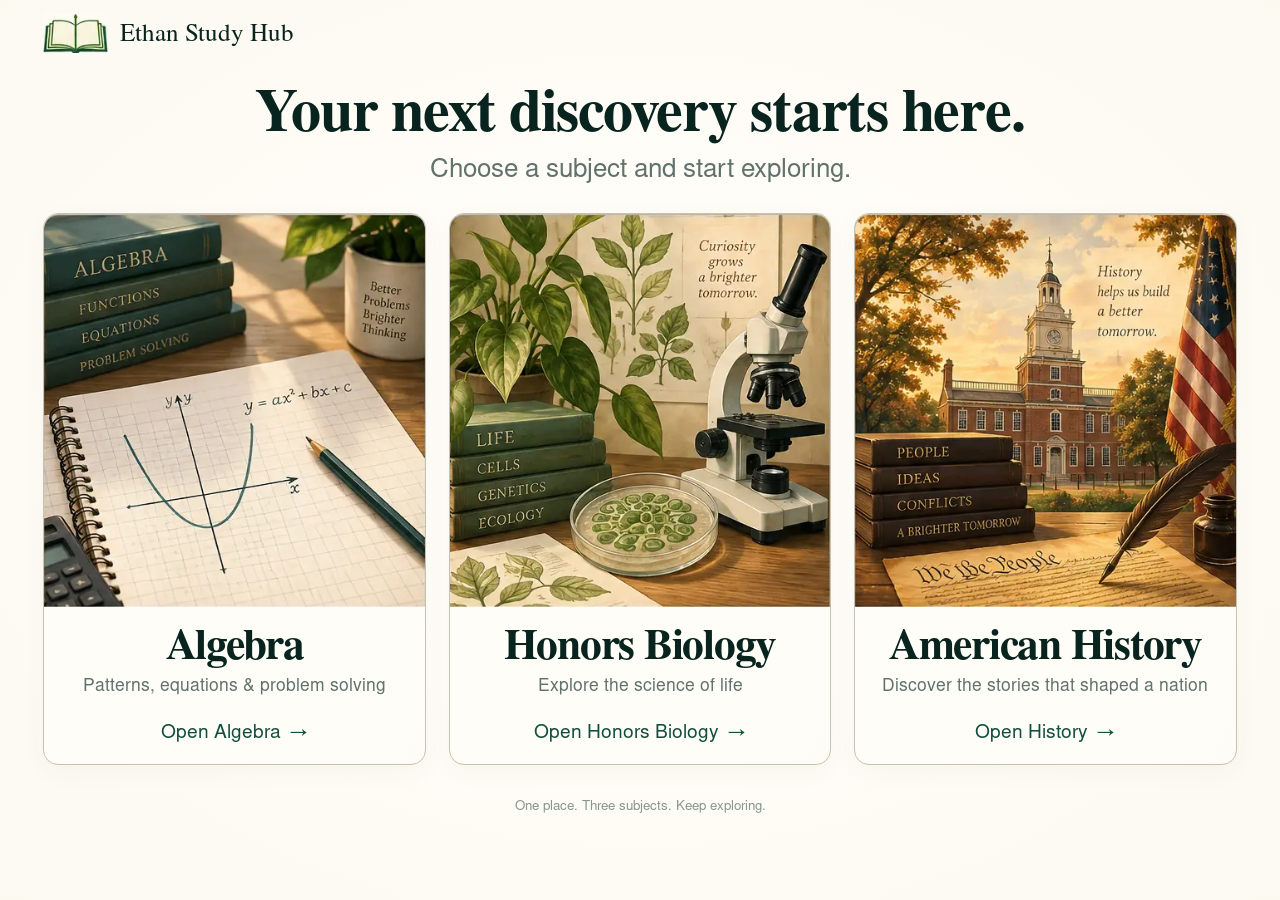
<file: index.html>
<!doctype html>
<html lang="en">
<head>
  <meta charset="utf-8">
  <meta name="viewport" content="width=device-width,initial-scale=1">
  <meta name="theme-color" content="#fcfaf4">
  <meta name="description" content="Ethan’s study guides, together in one place. Explore Algebra, Honors Biology, and American History.">
  <title>Ethan Study Hub · Choose your subject</title>
  <link rel="icon" href="assets/favicon.svg" type="image/svg+xml">
  <link rel="stylesheet" href="hub/styles.css?v=4">
  <link rel="preload" href="hub/assets/approved-reference.webp" as="image">
  <script src="hub/legacy-links.js"></script>
</head>
<body>
  <a class="skip" href="#main">Skip to subjects</a>
  <div class="hub">
    <header class="brand">
      <svg viewBox="0 0 64 46" fill="none" aria-hidden="true"><path d="M32 10C24 4 13 4 5 6L2 40c11-2 21-1 30 3 9-4 19-5 30-3L59 6c-8-2-19-2-27 4Z" stroke="currentColor" stroke-width="2" stroke-linejoin="round"/><path d="M32 10v33M8 8 6 36c10-1 18 0 26 7M56 8l2 28c-10-1-18 0-26 7M32 2v4" stroke="currentColor" stroke-width="1.5"/></svg>
      <span>Ethan Study Hub</span>
    </header>
    <main id="main">
      <div class="intro"><h1>Your next discovery starts here.</h1><p>Choose a subject and start exploring.</p></div>
      <nav class="subjects" aria-label="Choose a study guide">
        <a class="subject algebra" href="math-quest/" aria-labelledby="algebra-title algebra-open">
          <span class="subject-art" aria-hidden="true"></span>
          <div class="subject-copy"><h2 id="algebra-title">Algebra</h2><p>Patterns, equations &amp; problem solving</p><span class="open" id="algebra-open">Open Algebra <span aria-hidden="true">→</span></span></div>
        </a>
        <a class="subject biology" href="biology/" aria-labelledby="biology-title biology-open">
          <span class="subject-art" aria-hidden="true"></span>
          <div class="subject-copy"><h2 id="biology-title">Honors Biology</h2><p>Explore the science of life</p><span class="open" id="biology-open">Open Honors Biology <span aria-hidden="true">→</span></span></div>
        </a>
        <a class="subject history" href="american-history.html#/" aria-labelledby="history-title history-open">
          <span class="subject-art" aria-hidden="true"></span>
          <div class="subject-copy"><h2 id="history-title">American History</h2><p>Discover the stories that shaped a nation</p><span class="open" id="history-open">Open History <span aria-hidden="true">→</span></span></div>
        </a>
      </nav>
    </main>
    <footer>One place. Three subjects. Keep exploring.</footer>
  </div>
</body>
</html>
</file>
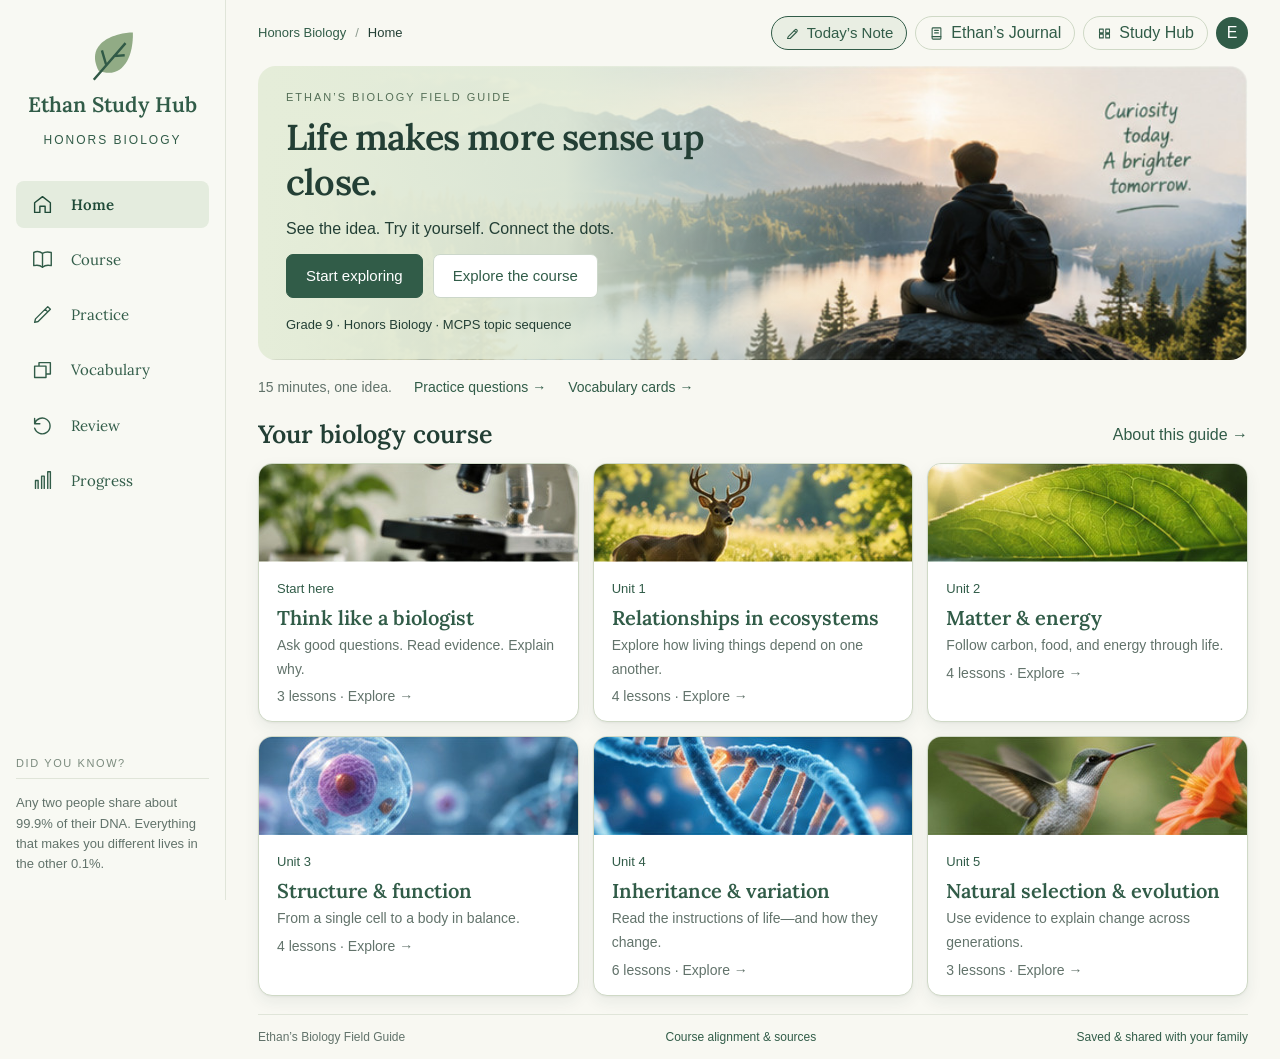
<file: biology/index.html>
<!doctype html><html lang="en"><head><meta charset="utf-8"><meta name="robots" content="noindex, nofollow">
  <meta name="viewport" content="width=device-width,initial-scale=1"><meta name="theme-color" content="#244f40"><title>Ethan’s Biology Field Guide · Honors Biology</title><link rel="stylesheet" href="../shared/learning-log.css?v=14"><link rel="stylesheet" href="../shared/subject-header.css?v=14"><link rel="stylesheet" href="styles.css?v=61"></head><body><a class="skip" href="#main">Skip to content</a><aside id="sidebar"><a class="brand" href="#home"><svg viewBox="0 0 70 70" aria-hidden="true"><path d="M18 55C0 20 40 8 60 8 61 40 46 66 18 55Z" fill="#91ab85"/><path d="M12 66 51 21M27 47 22 30M36 37 50 36" fill="none" stroke="#315a47" stroke-width="3"/></svg><strong>Ethan Study Hub</strong><span>HONORS BIOLOGY</span></a><nav id="nav" aria-label="Main navigation"></nav><div class="sidebar-note" id="side-fact"></div></aside><div class="shell"><header><button id="menu" class="soft" aria-label="Toggle navigation" aria-expanded="false">Menu</button><div id="crumb" role="navigation" aria-label="Breadcrumb"></div><div id="hdr-cluster"></div></header><main id="main" tabindex="-1"></main><footer><span>Ethan’s Biology Field Guide</span><a href="#about">Course alignment & sources</a><a href="#settings">Saved &amp; shared with your family</a></footer><p id="storage-note" role="status" hidden></p></div><script src="../shared/family-key.js?v=14"></script><script src="../shared/learning-log.js?v=14"></script><script src="../shared/journal-merge.js?v=14"></script><script src="../shared/journal-sync.js?v=14"></script><script src="../shared/apgov-progress.js?v=14"></script><script src="../shared/progress-merge.js?v=15"></script><script src="../shared/progress-sync.js?v=14"></script><script src="../shared/school-calendar.js?v=14"></script><script src="../shared/subject-header.js?v=14"></script><script src="content.js?v=7"></script><script src="visuals.js?v=30"></script><script src="app.js?v=46"></script></body></html>
</file>
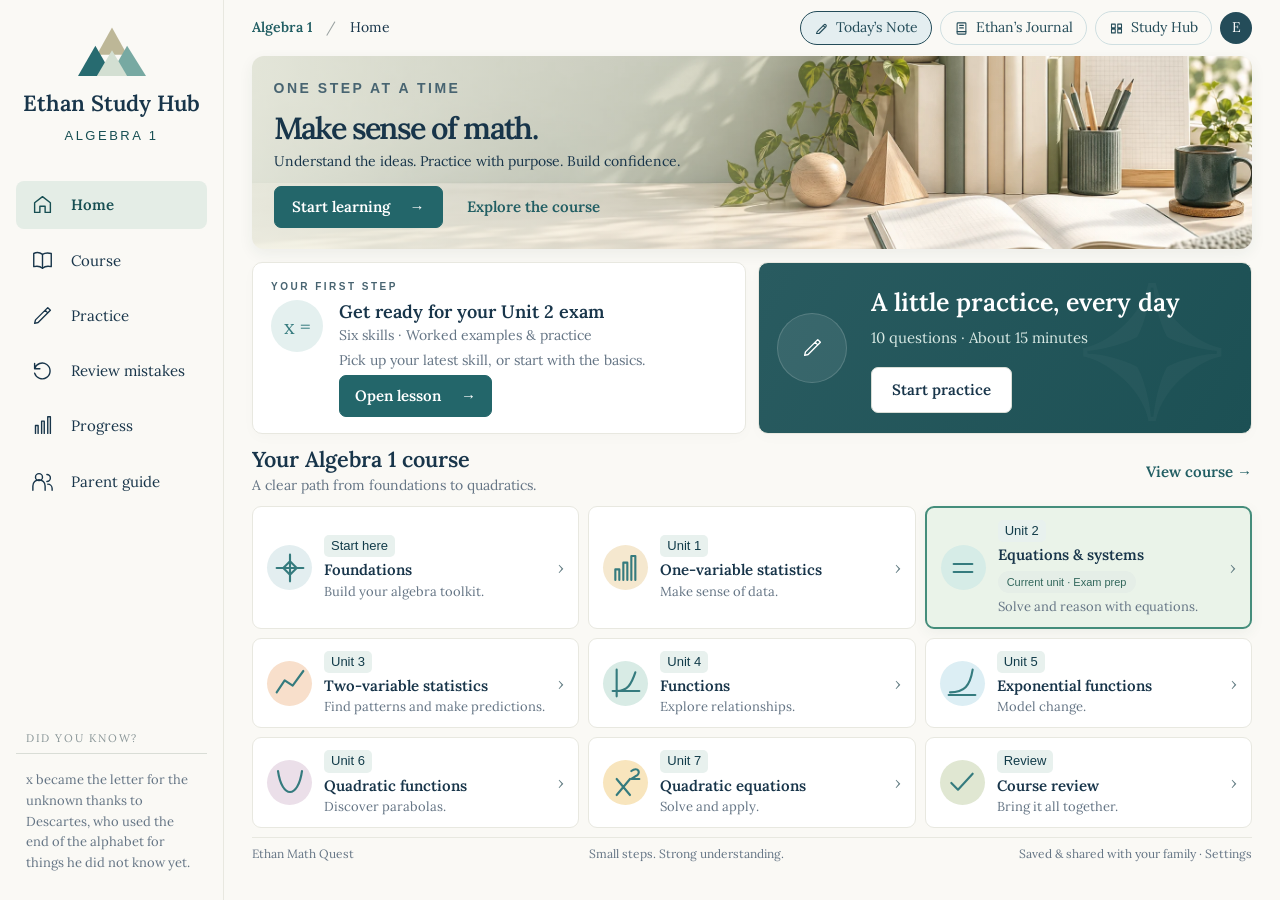
<file: math-quest/index.html>
<!doctype html>
<html lang="en">
  <head>
    <meta charset="utf-8" />
    <meta name="robots" content="noindex, nofollow">
  <meta name="viewport" content="width=device-width,initial-scale=1" />
    <meta name="theme-color" content="#215c60" />
    <title>Ethan Math Quest · Algebra 1</title>
    <link rel="stylesheet" href="../shared/learning-log.css?v=14" />
    <link rel="stylesheet" href="../shared/subject-header.css?v=14" />
    <link rel="stylesheet" href="styles.css?v=work-2" />
  </head>
  <body>
    <a class="skip" href="#main">Skip to content</a>
    <aside id="sidebar">
      <a class="brand" href="#home"
        ><svg viewBox="0 0 90 66" aria-hidden="true">
          <path fill="#bdb797" d="M45 0 65 36H25z" />
          <path fill="#276b70" d="M23 24 46 64H0z" />
          <path fill="#77a9a2" d="m65 24 25 40H42z" />
          <path fill="#d3dfd2" d="m45 30 20 34H25z" /></svg
        ><strong>Ethan Study Hub</strong><span>ALGEBRA 1</span></a
      >
      <nav aria-label="Main navigation"></nav>
      <div class="side-bottom" id="side-fact"></div>
    </aside>
    <div class="shell">
      <header class="topbar">
        <button
          id="menu"
          class="icon-button"
          aria-label="Toggle navigation"
          aria-expanded="false"
        >
          <svg
            width="22"
            height="22"
            viewBox="0 0 24 24"
            fill="none"
            stroke="currentColor"
            stroke-width="2"
            aria-hidden="true"
          >
            <path d="M3 6h18M3 12h18M3 18h18" />
          </svg>
        </button>
        <div id="breadcrumb">Algebra 1 <span>/</span> Home</div>
        <div id="hdr-cluster"></div>
      </header>
      <main id="main" tabindex="-1"></main>
      <footer>
        <span>Ethan Math Quest</span
        ><span>Small steps. Strong understanding.</span
        ><a href="#settings">Saved &amp; shared with your family · Settings</a>
      </footer>
    </div>
    <script src="../shared/family-key.js?v=14"></script><script src="../shared/learning-log.js?v=14"></script>
    <script src="../shared/journal-merge.js?v=14"></script><script src="../shared/journal-sync.js?v=14"></script><script src="../shared/apgov-progress.js?v=14"></script><script src="../shared/progress-merge.js?v=15"></script><script src="../shared/progress-sync.js?v=14"></script><script src="../shared/school-calendar.js?v=14"></script>
    <script src="../shared/subject-header.js?v=14"></script>
    <script src="topics.js?v=progress-1"></script>
    <script src="unit2-content.js?v=progress-1"></script>
    <script src="unit2-math.js?v=progress-1"></script>
    <script src="unit2.js?v=work-2"></script>
    <script src="course-content.js?v=foundations-unit1"></script>
    <script src="course-lessons.js?v=work-2"></script>
    <script src="tracker.js?v=work-2"></script>
    <script src="app.js?v=work-2"></script>
  </body>
</html>
</file>
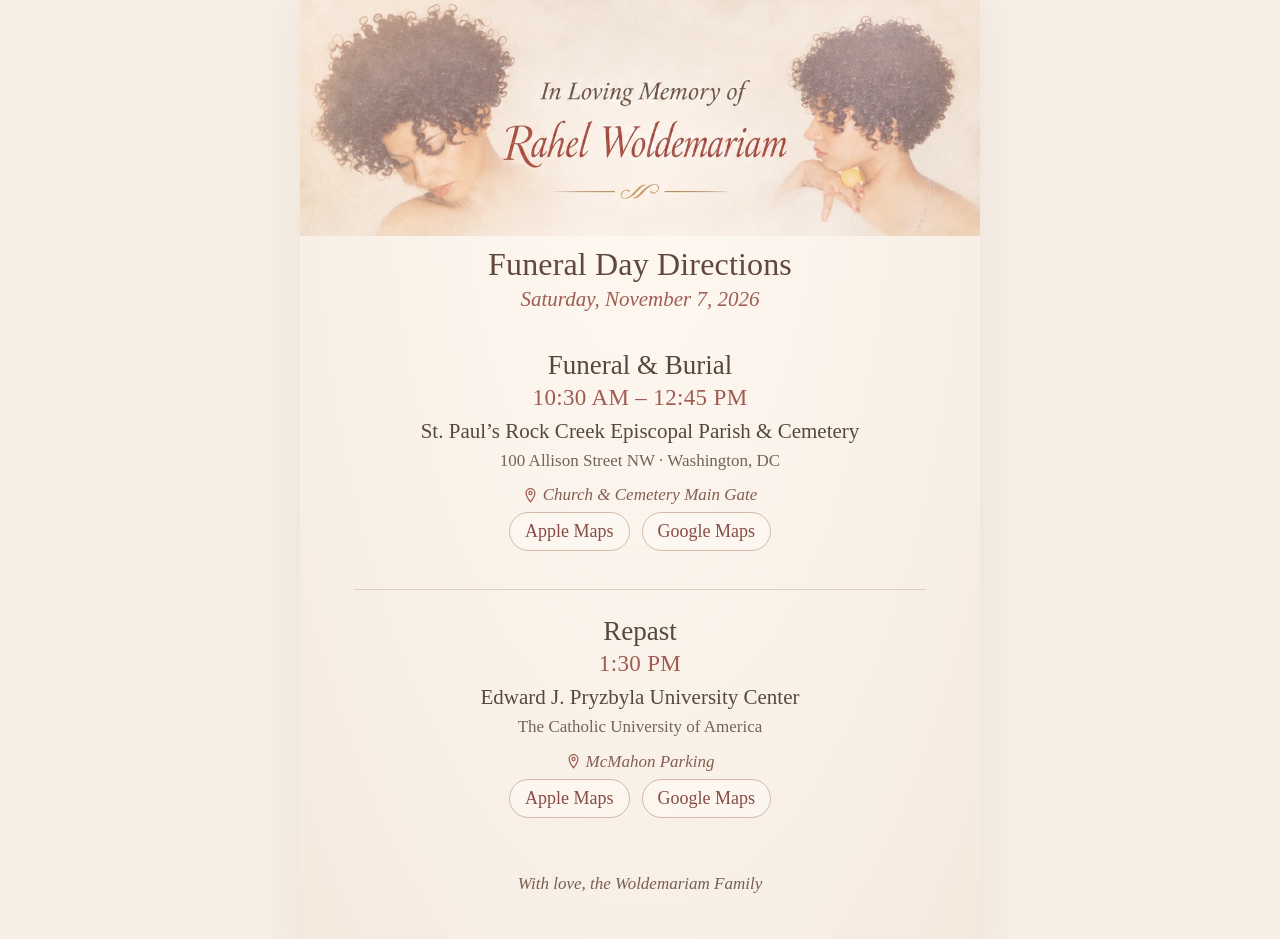
<file: rahel-memorial/index.html>
<!doctype html><html lang="en"><head><meta charset="utf-8"><meta name="viewport" content="width=device-width,initial-scale=1,viewport-fit=cover"><meta name="theme-color" content="#f8f1e9"><title>Rahel Woldemariam | Memorial & Directions</title><meta name="description" content="In loving memory of Rahel Woldemariam. Saturday, November 7, 2026. Funeral and repast directions for family and friends."><style>
:root{--cream:#f9f1e9;--dark:#58473f;--warm:#9f5c51;--line:#deccbc}*{box-sizing:border-box}
html,body{margin:0;background:#f6eee5;color:var(--dark)}body{font-family:Georgia,'Times New Roman',serif}.sheet{width:min(100%,680px);min-height:100dvh;margin:auto;background:radial-gradient(ellipse at 50% 10%,#fff9f2 0%,#f8f0e7 68%,#f5e9dd 100%);box-shadow:0 10px 34px #503e3110;text-align:center;display:flex;flex-direction:column;overflow:hidden}
.hero{display:block;width:100%;height:auto;aspect-ratio:1122/390;object-fit:contain;flex-shrink:0}
.inner{padding:0 7% 18px;display:flex;flex-direction:column;flex:1;justify-content:space-evenly;gap:10px}
h1{font-weight:normal;font-size:clamp(23px,4.8vw,32px);margin:0;color:#60483c;letter-spacing:.005em}
.date{font-style:italic;color:var(--warm);font-size:clamp(16px,3.4vw,21px);margin:4px 0 0}
section{padding:8px 0 3px}section+section{border-top:1px solid var(--line);padding-top:14px}
h2{font-weight:normal;font-size:clamp(20px,4vw,27px);margin:0 0 4px}
.time{font-size:clamp(17px,3.55vw,23px);color:var(--warm);margin:0 0 8px;letter-spacing:.015em}
.place{font-size:clamp(15px,3.15vw,21px);line-height:1.23;margin:0 auto;max-width:550px}
.address{font-size:clamp(13px,2.7vw,17px);line-height:1.25;margin:5px 0 0;color:#766358}
.nav-label{display:flex;justify-content:center;align-items:center;gap:5px;font-size:clamp(13px,2.65vw,17px);color:#855e52;font-style:italic;margin:14px 0 7px}
.nav-label svg{width:15px;height:15px;fill:none;stroke:var(--warm);stroke-width:2;flex:0 0 auto}
.buttons{display:flex;justify-content:center;gap:12px}.buttons a{border:1px solid #d3b9a8;border-radius:999px;background:#fff9f5a3;color:#874c44;text-decoration:none;font:normal clamp(13px,2.85vw,18px) Georgia,serif;padding:8px 15px;min-width:119px;min-height:37px;display:flex;align-items:center;justify-content:center}
.buttons a:focus-visible{outline:2px solid #925449;outline-offset:3px}.closing{font-size:clamp(13px,2.6vw,17px);font-style:italic;color:#785f52;margin:0;padding:7px 0 0}
@media(min-width:681px){.sheet{min-height:0}.inner{gap:23px;padding:10px 8% 45px}section{padding:15px 0}section+section{padding-top:26px}.closing{padding-top:18px}}
@media(max-height:780px) and (max-width:680px){.inner{gap:4px;padding-bottom:9px}h1{font-size:22px}.date{font-size:15px}section{padding:3px 0}section+section{padding-top:8px}h2{font-size:19px}.time{font-size:17px;margin-bottom:5px}.place{font-size:14px}.address{font-size:12px}.nav-label{font-size:12px;margin:8px 0 5px}.buttons a{min-height:33px;padding:6px 12px}.closing{padding-top:0}}
@media(max-height:650px) and (max-width:680px){.hero{max-height:22dvh;object-fit:fill}.inner{gap:2px}h1{font-size:20px}.date{margin-top:2px}section+section{padding-top:5px}}

/* Compact one-screen mobile composition; no cropping of portrait. */
@media (max-width:680px) {
 html, body {height:100%; overflow:hidden;}
 body {height:100dvh;}
 .sheet {height:100dvh; min-height:0; max-height:100dvh; box-shadow:none;}
 .hero {height:min(25dvh, 35vw); max-height:25dvh; width:100%; object-fit:contain; aspect-ratio:auto;}
 .inner {min-height:0; padding:0 5% max(5px, env(safe-area-inset-bottom)); gap:0; justify-content:space-around; overflow:hidden;}
 h1 {font-size:clamp(19px, 4.65vw, 26px); line-height:1.07;}
 .date {font-size:clamp(13px, 3.3vw, 18px); margin-top:3px; line-height:1.1;}
 section {padding:3px 0 2px;}
 section+section {padding-top:7px;}
 h2 {font-size:clamp(18px,4.3vw,24px);line-height:1.12;margin-bottom:3px;}
 .time {font-size:clamp(16px,3.65vw,21px);line-height:1.1;margin-bottom:5px;}
 .place {font-size:clamp(13px,3.15vw,18px);line-height:1.18;}
 .address {font-size:clamp(12px,2.75vw,15px);line-height:1.15;margin-top:3px;}
 .nav-label {font-size:clamp(12px,2.8vw,15px);line-height:1.12;margin:7px 0 5px;}
 .nav-label svg {width:13px;height:13px;}
 .buttons {gap:10px;}
 .buttons a {font-size:clamp(12px,3vw,16px);min-width:112px;min-height:33px;padding:5px 11px;}
 .closing {font-size:clamp(12px,2.75vw,15px);line-height:1.1;padding:0;}
}
@media (max-width:680px) and (max-height:730px) {
 .hero {height:min(21dvh, 31vw);max-height:21dvh;}
 .inner {padding:0 5% max(2px, env(safe-area-inset-bottom));}
 h1 {font-size:18px;} .date {font-size:13px; margin-top:2px;}
 h2 {font-size:18px;margin-bottom:1px;} .time {font-size:15px;margin-bottom:3px;}
 .place {font-size:13px;line-height:1.12;} .address {font-size:11px;line-height:1.12;}
 section {padding:1px 0;} section+section {padding-top:4px;}
 .nav-label {margin:5px 0 4px;font-size:12px;}
 .buttons a {min-height:30px;padding:4px 10px;}
 .closing {font-size:12px;}
}

/* Phone-only balanced layout: one screen, with breathing room. */
@media (max-width:680px) {
 .inner {
   display:grid;
   grid-template-rows:auto auto auto auto;
   justify-content:stretch;
   align-content:space-evenly;
   align-items:stretch;
   gap:clamp(10px,1.65dvh,17px);
   padding:clamp(8px,1.2dvh,13px) 5.3% max(9px,env(safe-area-inset-bottom));
 }
 header {align-self:center;}
 section {align-self:center;padding:0;}
 section+section {padding-top:clamp(12px,1.7dvh,18px);}
 h1 {font-size:clamp(21px,5.0vw,27px);line-height:1.1;}
 .date {font-size:clamp(14px,3.55vw,18px);margin-top:5px;}
 h2 {font-size:clamp(20px,4.6vw,25px);margin-bottom:5px;}
 .time {font-size:clamp(17px,3.9vw,22px);margin-bottom:6px;}
 .place {font-size:clamp(14px,3.3vw,19px);line-height:1.19;}
 .address {font-size:clamp(12px,2.85vw,16px);line-height:1.18;margin-top:5px;}
 .nav-label {font-size:clamp(13px,2.95vw,16px);margin:11px 0 8px;}
 .buttons a {font-size:clamp(13px,3.1vw,17px);min-height:37px;padding:6px 12px;}
 .closing {align-self:center;font-size:clamp(13px,2.75vw,16px);line-height:1.2;}
}
@media (max-width:680px) and (max-height:720px) {
 .inner {gap:7px;padding-top:5px;}
 section+section {padding-top:8px;}
 .nav-label {margin:6px 0 5px;}
 .buttons a {min-height:32px;padding:4px 10px;}
 h1 {font-size:19px;}
 .date {font-size:13px;margin-top:3px;}
 h2 {font-size:18px;margin-bottom:3px;}
 .time {font-size:16px;margin-bottom:4px;}
 .place {font-size:13px;}
 .address {font-size:12px;margin-top:3px;}
}
</style></head><body><main class="sheet"><img class="hero" alt="Portraits of Rahel Woldemariam from her original memorial artwork" src="[data-uri]"><div class="inner"><header><h1>Funeral Day Directions</h1><p class="date">Saturday, November 7, 2026</p></header><section aria-labelledby="funeral"><h2 id="funeral">Funeral &amp; Burial</h2><p class="time">10:30 AM – 12:45 PM</p><p class="place">St. Paul’s Rock Creek Episcopal Parish &amp; Cemetery</p><p class="address">100 Allison Street NW · Washington, DC</p><div class="nav-label"><svg aria-hidden="true" viewBox="0 0 24 24"><path d="M12 22s7-8 7-14a7 7 0 1 0-14 0c0 6 7 14 7 14Z"/><circle cx="12" cy="8" r="2.5"/></svg>Church &amp; Cemetery Main Gate</div><nav class="buttons" aria-label="Church navigation"><a href="https://maps.apple.com/?daddr=38.944543,-77.011525" target="_blank" rel="noopener">Apple Maps</a><a href="https://maps.app.goo.gl/xu86aEnsapsZFppL6" target="_blank" rel="noopener">Google Maps</a></nav></section><section aria-labelledby="repast"><h2 id="repast">Repast</h2><p class="time">1:30 PM</p><p class="place">Edward J. Pryzbyla University Center</p><p class="address">The Catholic University of America</p><div class="nav-label"><svg aria-hidden="true" viewBox="0 0 24 24"><path d="M12 22s7-8 7-14a7 7 0 1 0-14 0c0 6 7 14 7 14Z"/><circle cx="12" cy="8" r="2.5"/></svg>McMahon Parking</div><nav class="buttons" aria-label="Repast parking navigation"><a href="https://maps.apple.com/?daddr=38.935925,-76.999753" target="_blank" rel="noopener">Apple Maps</a><a href="https://maps.app.goo.gl/1oW3GcZrQ1Lu2mtD6" target="_blank" rel="noopener">Google Maps</a></nav></section><p class="closing">With love, the Woldemariam Family</p></div></main></body></html>
</file>
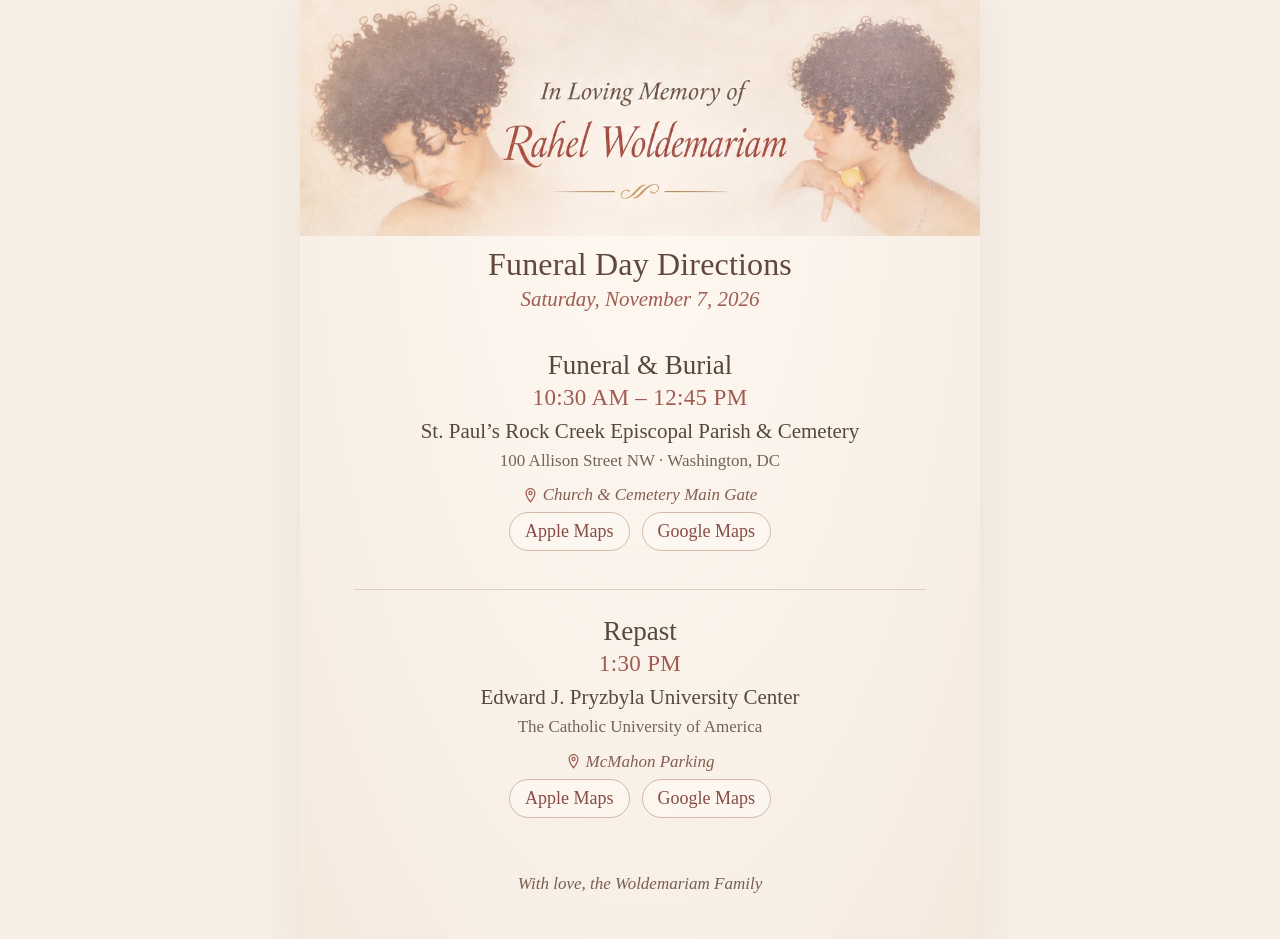
<file: rahel/index.html>
<!doctype html><html lang="en"><head><meta charset="utf-8"><meta name="viewport" content="width=device-width, initial-scale=1"><title>Rahel Woldemariam — Memorial & Directions</title><meta http-equiv="refresh" content="0;url=../rahel-memorial/"><link rel="canonical" href="https://bezalele.github.io/ethan-study-hub/rahel-memorial/"><script>location.replace("../rahel-memorial/");</script></head><body style="font-family:Georgia,serif;text-align:center;padding:3rem;background:#f7f0e9;color:#6c5149"><p>Opening Rahel's Memorial & Directions…</p><p><a href="../rahel-memorial/">Open Rahel's Memorial</a></p></body></html>
</file>
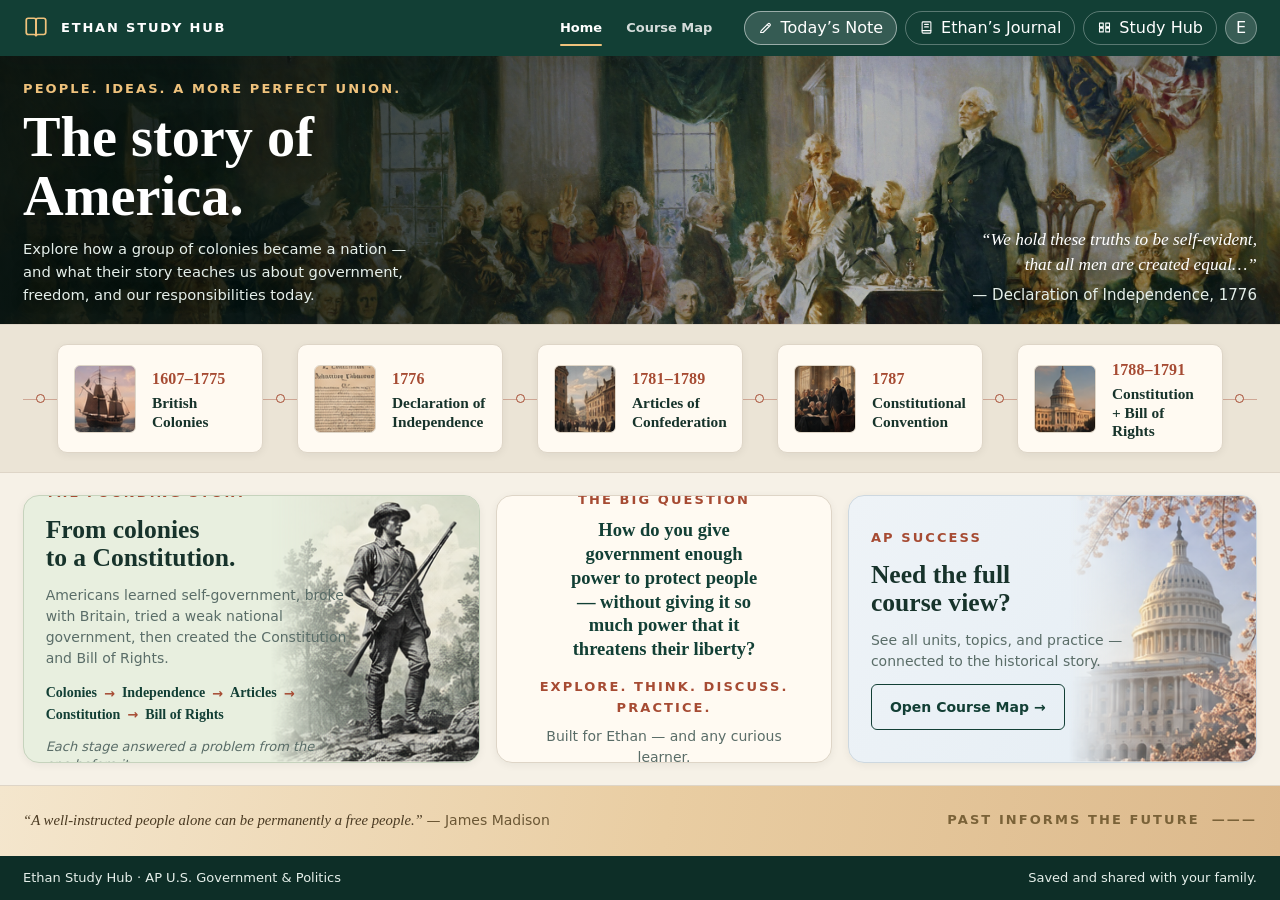
<file: american-history.html>
<!doctype html>
<html lang="en">
<head>
  <meta charset="utf-8">
  <meta name="robots" content="noindex, nofollow">
  <meta name="viewport" content="width=device-width,initial-scale=1">
  <meta name="description" content="Ethan Study Hub — an interactive walk through the American founding, with AP U.S. Government underneath.">
  <link rel="icon" href="assets/favicon.svg" type="image/svg+xml">
  <title>Ethan Study Hub · AP U.S. Government</title>

  <!-- Order matters: tokens define the variables everything else consumes. -->
  <link rel="stylesheet" href="styles/tokens.css?v=21">
  <link rel="stylesheet" href="styles/base.css?v=21">
  <link rel="stylesheet" href="layout/layout.css?v=21">

  <!-- Shared components. Each owns a .c-NAME class namespace. -->
  <link rel="stylesheet" href="components/timeline.css?v=21">

  <!-- Page stylesheets. Each is scoped to its own .page--NAME root. -->
  <link rel="stylesheet" href="pages/home.css?v=21">
  <link rel="stylesheet" href="pages/course-map.css?v=21">
  <link rel="stylesheet" href="pages/study.css?v=21">
  <link rel="stylesheet" href="pages/chapter.css?v=21">
  <link rel="stylesheet" href="pages/practice.css?v=21">
  <link rel="stylesheet" href="pages/journal.css?v=21">
  <link rel="stylesheet" href="shared/learning-log.css?v=21">
  <link rel="stylesheet" href="shared/subject-header.css?v=21">
</head>
<body>
  <a class="visually-hidden" href="#app-main">Skip to content</a>

  <header id="app-header"></header>
  <main id="app-main"></main>
  <footer id="app-footer"></footer>

  <!-- Classic script: runs before deferred modules, so the global is ready. -->
  <script src="content/contentData.js?v=21"></script>

  <!-- Shared across all three subjects. Classic script, so it is on window
       before the deferred modules run. -->
  <script src="shared/family-key.js?v=21"></script><script src="shared/learning-log.js?v=21"></script>
  <script src="shared/journal-merge.js?v=21"></script><script src="shared/journal-sync.js?v=21"></script><script src="shared/apgov-progress.js?v=21"></script><script src="shared/progress-merge.js?v=21"></script><script src="shared/progress-sync.js?v=21"></script><script src="shared/school-calendar.js?v=21"></script>
  <script src="shared/subject-header.js?v=21"></script>

  <!-- Every module URL carries the same ?v= as the stylesheets. They must match
       across the whole graph: a differing query string would load a second,
       separate instance of that module. tests/smoke.cjs enforces it. -->
  <script type="module">
    import { renderLayout } from './layout/layout.js?v=21';
    import { startRouter } from './layout/router.js?v=21';

    renderLayout();   // once, and only once
    startRouter();
  </script>
</body>
</html>
</file>
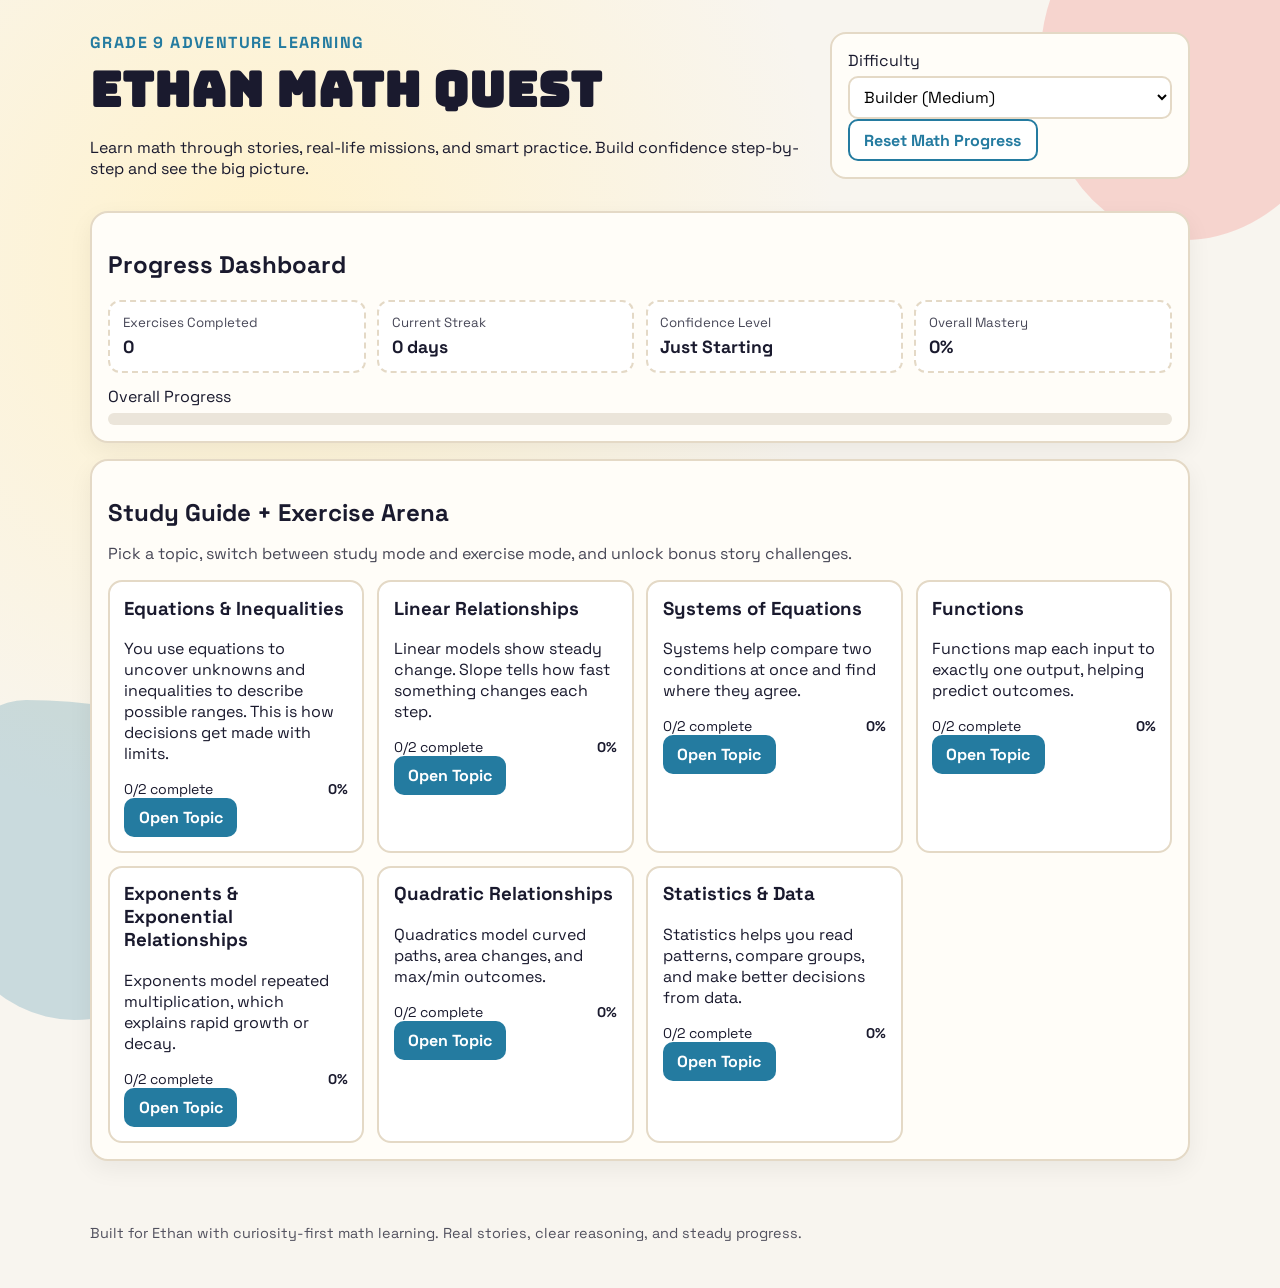
<file: math-quest/classic.html>
<!DOCTYPE html>
<html lang="en">
  <head>
    <meta charset="UTF-8" />
    <meta name="viewport" content="width=device-width, initial-scale=1.0" />
    <title>Ethan Math Quest | Grade 9 Study Hub</title>
    <link rel="preconnect" href="https://fonts.googleapis.com" />
    <link rel="preconnect" href="https://fonts.gstatic.com" crossorigin />
    <link
      href="https://fonts.googleapis.com/css2?family=Bungee:wght@400&family=Space+Grotesk:wght@400;500;700&display=swap"
      rel="stylesheet"
    />
    <link rel="stylesheet" href="classic.css" />
  </head>
  <body>
    <div class="bg-shape bg-shape-a"></div>
    <div class="bg-shape bg-shape-b"></div>
    <header class="hero">
      <div class="hero-copy">
        <p class="tag">Grade 9 Adventure Learning</p>
        <h1>Ethan Math Quest</h1>
        <p>
          Learn math through stories, real-life missions, and smart practice.
          Build confidence step-by-step and see the big picture.
        </p>
      </div>
      <div class="hero-actions">
        <label for="difficulty">Difficulty</label>
        <select id="difficulty">
          <option value="easy">Explorer (Easy)</option>
          <option value="medium" selected>Builder (Medium)</option>
          <option value="hard">Strategist (Hard)</option>
        </select>
        <button id="resetProgress" class="ghost">Reset Math Progress</button>
      </div>
    </header>

    <main>
      <section class="dashboard card">
        <h2>Progress Dashboard</h2>
        <div class="dashboard-grid">
          <div class="metric">
            <span class="metric-label">Exercises Completed</span>
            <span id="completedCount" class="metric-value">0</span>
          </div>
          <div class="metric">
            <span class="metric-label">Current Streak</span>
            <span id="streakCount" class="metric-value">0 days</span>
          </div>
          <div class="metric">
            <span class="metric-label">Confidence Level</span>
            <span id="confidenceLevel" class="metric-value">Growing</span>
          </div>
          <div class="metric">
            <span class="metric-label">Overall Mastery</span>
            <span id="overallMastery" class="metric-value">0%</span>
          </div>
        </div>
        <div class="progress-wrap">
          <div class="progress-label">Overall Progress</div>
          <div class="progress-track">
            <div id="overallProgressBar" class="progress-fill"></div>
          </div>
        </div>
      </section>

      <section class="card">
        <h2>Study Guide + Exercise Arena</h2>
        <p class="section-subtitle">
          Pick a topic, switch between study mode and exercise mode, and unlock
          bonus story challenges.
        </p>
        <div id="topicGrid" class="topic-grid"></div>
      </section>

      <section id="focusPanel" class="card focus-panel hidden">
        <div class="focus-header">
          <h2 id="focusTitle"></h2>
          <div class="mode-toggle" role="tablist" aria-label="Mode toggle">
            <button id="studyModeBtn" class="active">Study Mode</button>
            <button id="exerciseModeBtn">Exercise Mode</button>
          </div>
        </div>

        <div id="studyMode" class="mode-view"></div>
        <div id="exerciseMode" class="mode-view hidden"></div>
      </section>
    </main>

    <template id="questionTemplate">
      <article class="question-card">
        <h4 class="question-title"></h4>
        <p class="question-story"></p>
        <p class="question-prompt"></p>
        <label>
          Your answer
          <input type="text" class="answer-input" placeholder="Type your answer" />
        </label>
        <div class="question-actions">
          <button class="check-btn">Check</button>
          <button class="hint-btn ghost">Hint</button>
          <button class="solution-btn ghost">Show steps</button>
        </div>
        <p class="feedback"></p>
        <div class="hint hidden"></div>
        <div class="solution hidden"></div>
      </article>
    </template>

    <footer>
      <p>
        Built for Ethan with curiosity-first math learning. Real stories, clear
        reasoning, and steady progress.
      </p>
    </footer>

    <script src="classic.js"></script>
  </body>
</html>
</file>
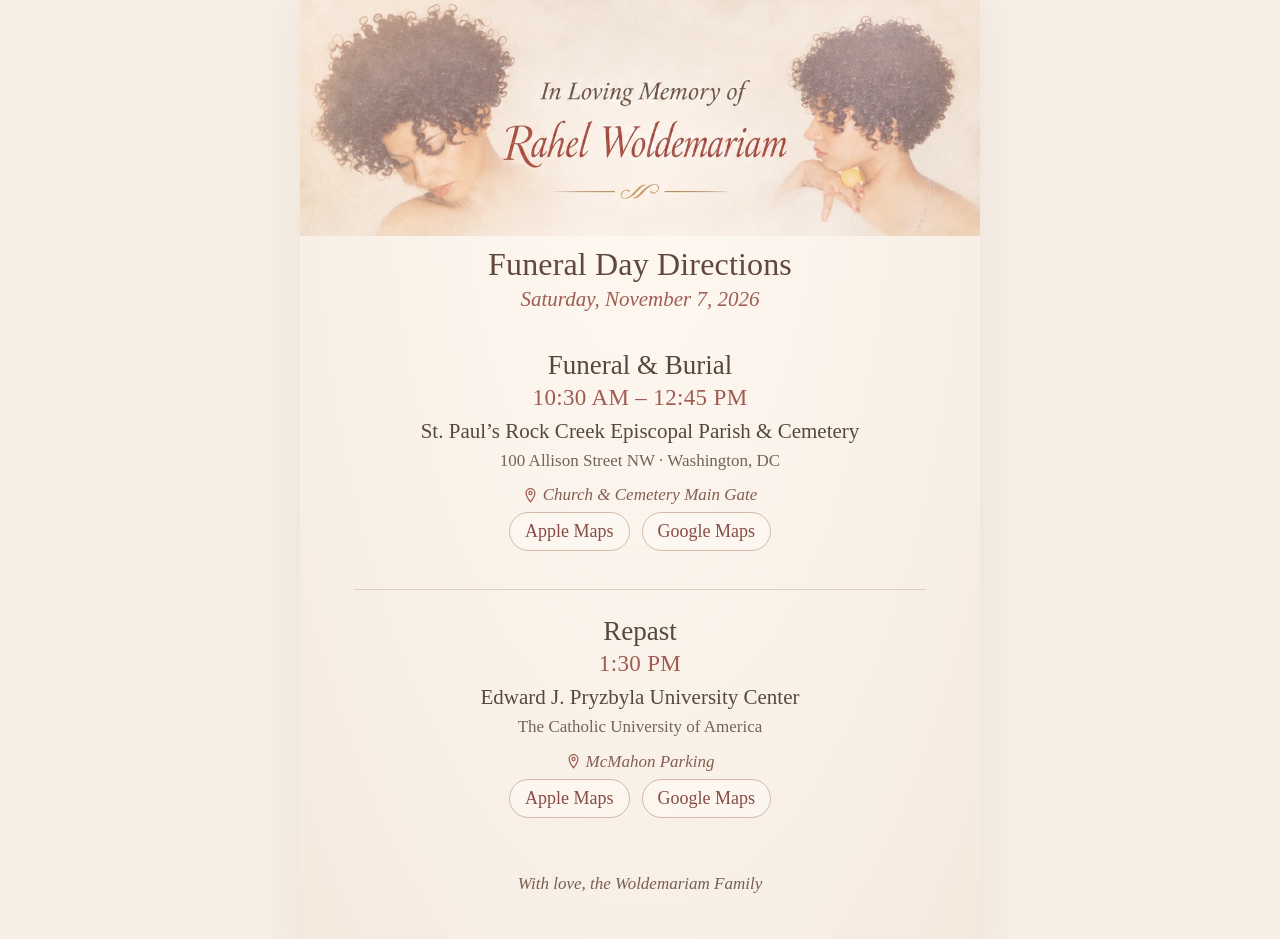
<file: rahel-memorial/history/2026-11-05-before-spacing-update.html>
<!doctype html><html lang="en"><head><meta charset="utf-8"><meta name="viewport" content="width=device-width,initial-scale=1,viewport-fit=cover"><meta name="theme-color" content="#f8f1e9"><title>Rahel Woldemariam | Memorial & Directions</title><meta name="description" content="In loving memory of Rahel Woldemariam. Saturday, November 7, 2026. Funeral and repast directions for family and friends."><style>
:root{--cream:#f9f1e9;--dark:#58473f;--warm:#9f5c51;--line:#deccbc}*{box-sizing:border-box}
html,body{margin:0;background:#f6eee5;color:var(--dark)}body{font-family:Georgia,'Times New Roman',serif}.sheet{width:min(100%,680px);min-height:100dvh;margin:auto;background:radial-gradient(ellipse at 50% 10%,#fff9f2 0%,#f8f0e7 68%,#f5e9dd 100%);box-shadow:0 10px 34px #503e3110;text-align:center;display:flex;flex-direction:column;overflow:hidden}
.hero{display:block;width:100%;height:auto;aspect-ratio:1122/390;object-fit:contain;flex-shrink:0}
.inner{padding:0 7% 18px;display:flex;flex-direction:column;flex:1;justify-content:space-evenly;gap:10px}
h1{font-weight:normal;font-size:clamp(23px,4.8vw,32px);margin:0;color:#60483c;letter-spacing:.005em}
.date{font-style:italic;color:var(--warm);font-size:clamp(16px,3.4vw,21px);margin:4px 0 0}
section{padding:8px 0 3px}section+section{border-top:1px solid var(--line);padding-top:14px}
h2{font-weight:normal;font-size:clamp(20px,4vw,27px);margin:0 0 4px}
.time{font-size:clamp(17px,3.55vw,23px);color:var(--warm);margin:0 0 8px;letter-spacing:.015em}
.place{font-size:clamp(15px,3.15vw,21px);line-height:1.23;margin:0 auto;max-width:550px}
.address{font-size:clamp(13px,2.7vw,17px);line-height:1.25;margin:5px 0 0;color:#766358}
.nav-label{display:flex;justify-content:center;align-items:center;gap:5px;font-size:clamp(13px,2.65vw,17px);color:#855e52;font-style:italic;margin:14px 0 7px}
.nav-label svg{width:15px;height:15px;fill:none;stroke:var(--warm);stroke-width:2;flex:0 0 auto}
.buttons{display:flex;justify-content:center;gap:12px}.buttons a{border:1px solid #d3b9a8;border-radius:999px;background:#fff9f5a3;color:#874c44;text-decoration:none;font:normal clamp(13px,2.85vw,18px) Georgia,serif;padding:8px 15px;min-width:119px;min-height:37px;display:flex;align-items:center;justify-content:center}
.buttons a:focus-visible{outline:2px solid #925449;outline-offset:3px}.closing{font-size:clamp(13px,2.6vw,17px);font-style:italic;color:#785f52;margin:0;padding:7px 0 0}
@media(min-width:681px){.sheet{min-height:0}.inner{gap:23px;padding:10px 8% 45px}section{padding:15px 0}section+section{padding-top:26px}.closing{padding-top:18px}}
@media(max-height:780px) and (max-width:680px){.inner{gap:4px;padding-bottom:9px}h1{font-size:22px}.date{font-size:15px}section{padding:3px 0}section+section{padding-top:8px}h2{font-size:19px}.time{font-size:17px;margin-bottom:5px}.place{font-size:14px}.address{font-size:12px}.nav-label{font-size:12px;margin:8px 0 5px}.buttons a{min-height:33px;padding:6px 12px}.closing{padding-top:0}}
@media(max-height:650px) and (max-width:680px){.hero{max-height:22dvh;object-fit:fill}.inner{gap:2px}h1{font-size:20px}.date{margin-top:2px}section+section{padding-top:5px}}

/* Compact one-screen mobile composition; no cropping of portrait. */
@media (max-width:680px) {
 html, body {height:100%; overflow:hidden;}
 body {height:100dvh;}
 .sheet {height:100dvh; min-height:0; max-height:100dvh; box-shadow:none;}
 .hero {height:min(25dvh, 35vw); max-height:25dvh; width:100%; object-fit:contain; aspect-ratio:auto;}
 .inner {min-height:0; padding:0 5% max(5px, env(safe-area-inset-bottom)); gap:0; justify-content:space-around; overflow:hidden;}
 h1 {font-size:clamp(19px, 4.65vw, 26px); line-height:1.07;}
 .date {font-size:clamp(13px, 3.3vw, 18px); margin-top:3px; line-height:1.1;}
 section {padding:3px 0 2px;}
 section+section {padding-top:7px;}
 h2 {font-size:clamp(18px,4.3vw,24px);line-height:1.12;margin-bottom:3px;}
 .time {font-size:clamp(16px,3.65vw,21px);line-height:1.1;margin-bottom:5px;}
 .place {font-size:clamp(13px,3.15vw,18px);line-height:1.18;}
 .address {font-size:clamp(12px,2.75vw,15px);line-height:1.15;margin-top:3px;}
 .nav-label {font-size:clamp(12px,2.8vw,15px);line-height:1.12;margin:7px 0 5px;}
 .nav-label svg {width:13px;height:13px;}
 .buttons {gap:10px;}
 .buttons a {font-size:clamp(12px,3vw,16px);min-width:112px;min-height:33px;padding:5px 11px;}
 .closing {font-size:clamp(12px,2.75vw,15px);line-height:1.1;padding:0;}
}
@media (max-width:680px) and (max-height:730px) {
 .hero {height:min(21dvh, 31vw);max-height:21dvh;}
 .inner {padding:0 5% max(2px, env(safe-area-inset-bottom));}
 h1 {font-size:18px;} .date {font-size:13px; margin-top:2px;}
 h2 {font-size:18px;margin-bottom:1px;} .time {font-size:15px;margin-bottom:3px;}
 .place {font-size:13px;line-height:1.12;} .address {font-size:11px;line-height:1.12;}
 section {padding:1px 0;} section+section {padding-top:4px;}
 .nav-label {margin:5px 0 4px;font-size:12px;}
 .buttons a {min-height:30px;padding:4px 10px;}
 .closing {font-size:12px;}
}
</style></head><body><main class="sheet"><img class="hero" alt="Portraits of Rahel Woldemariam from her original memorial artwork" src="[data-uri]"><div class="inner"><header><h1>Funeral Day Directions</h1><p class="date">Saturday, November 7, 2026</p></header><section aria-labelledby="funeral"><h2 id="funeral">Funeral &amp; Burial</h2><p class="time">10:30 AM – 12:45 PM</p><p class="place">St. Paul’s Rock Creek Episcopal Parish &amp; Cemetery</p><p class="address">100 Allison Street NW · Washington, DC</p><div class="nav-label"><svg aria-hidden="true" viewBox="0 0 24 24"><path d="M12 22s7-8 7-14a7 7 0 1 0-14 0c0 6 7 14 7 14Z"/><circle cx="12" cy="8" r="2.5"/></svg>Church &amp; Cemetery Main Gate</div><nav class="buttons" aria-label="Church navigation"><a href="https://maps.apple.com/?daddr=38.944543,-77.011525" target="_blank" rel="noopener">Apple Maps</a><a href="https://maps.app.goo.gl/xu86aEnsapsZFppL6" target="_blank" rel="noopener">Google Maps</a></nav></section><section aria-labelledby="repast"><h2 id="repast">Repast</h2><p class="time">1:30 PM</p><p class="place">Edward J. Pryzbyla University Center</p><p class="address">The Catholic University of America</p><div class="nav-label"><svg aria-hidden="true" viewBox="0 0 24 24"><path d="M12 22s7-8 7-14a7 7 0 1 0-14 0c0 6 7 14 7 14Z"/><circle cx="12" cy="8" r="2.5"/></svg>McMahon Parking</div><nav class="buttons" aria-label="Repast parking navigation"><a href="https://maps.apple.com/?daddr=38.935925,-76.999753" target="_blank" rel="noopener">Apple Maps</a><a href="https://maps.app.goo.gl/1oW3GcZrQ1Lu2mtD6" target="_blank" rel="noopener">Google Maps</a></nav></section><p class="closing">With love, the Woldemariam Family</p></div></main></body></html>
</file>
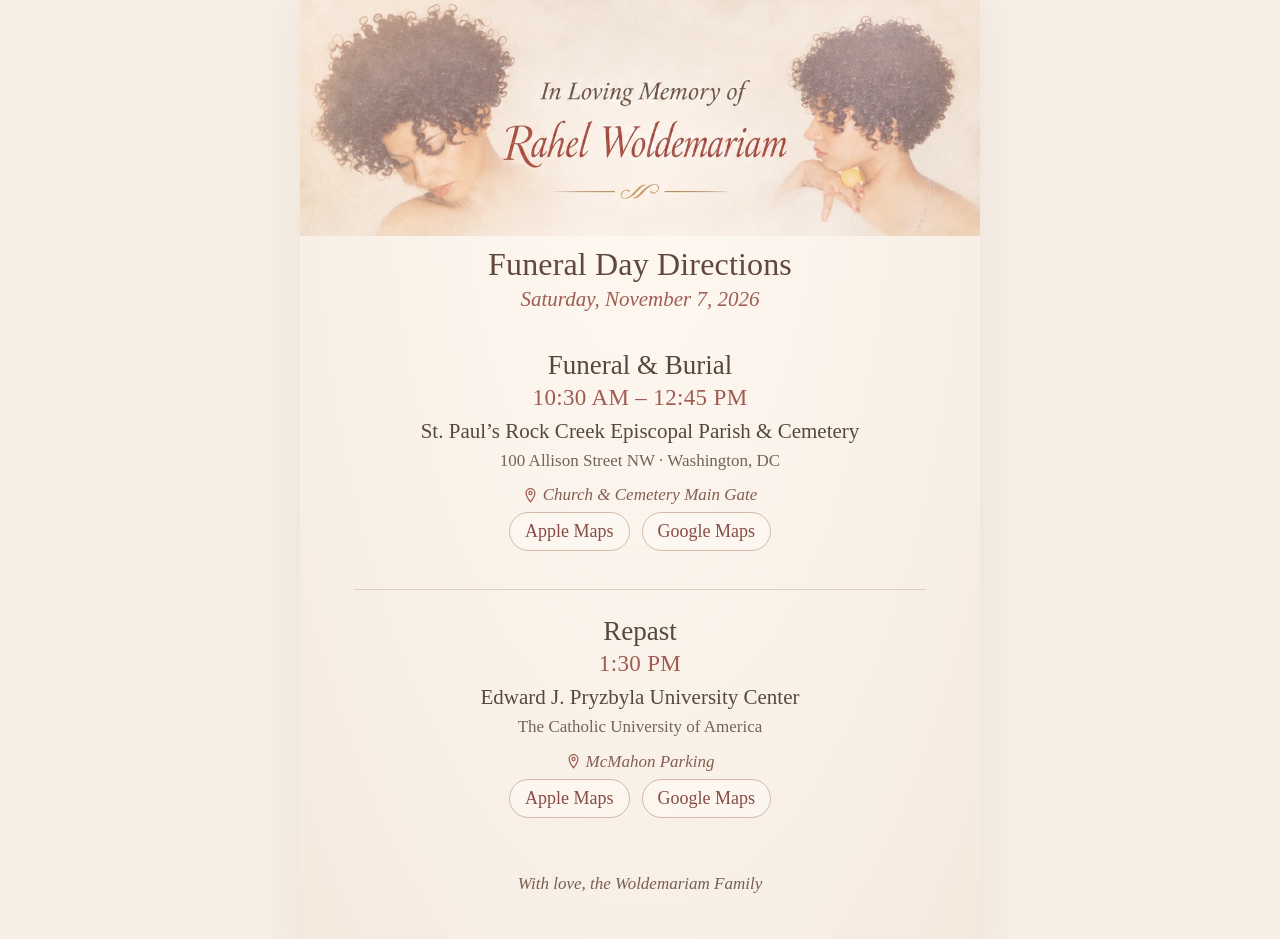
<file: rahel-memorial/history/2026-11-05-before-vertical-spacing-fix.html>
<!doctype html><html lang="en"><head><meta charset="utf-8"><meta name="viewport" content="width=device-width,initial-scale=1,viewport-fit=cover"><meta name="theme-color" content="#f8f1e9"><title>Rahel Woldemariam | Memorial & Directions</title><meta name="description" content="In loving memory of Rahel Woldemariam. Saturday, November 7, 2026. Funeral and repast directions for family and friends."><style>
:root{--cream:#f9f1e9;--dark:#58473f;--warm:#9f5c51;--line:#deccbc}*{box-sizing:border-box}
html,body{margin:0;background:#f6eee5;color:var(--dark)}body{font-family:Georgia,'Times New Roman',serif}.sheet{width:min(100%,680px);min-height:100dvh;margin:auto;background:radial-gradient(ellipse at 50% 10%,#fff9f2 0%,#f8f0e7 68%,#f5e9dd 100%);box-shadow:0 10px 34px #503e3110;text-align:center;display:flex;flex-direction:column;overflow:hidden}
.hero{display:block;width:100%;height:auto;aspect-ratio:1122/390;object-fit:contain;flex-shrink:0}
.inner{padding:0 7% 18px;display:flex;flex-direction:column;flex:1;justify-content:space-evenly;gap:10px}
h1{font-weight:normal;font-size:clamp(23px,4.8vw,32px);margin:0;color:#60483c;letter-spacing:.005em}
.date{font-style:italic;color:var(--warm);font-size:clamp(16px,3.4vw,21px);margin:4px 0 0}
section{padding:8px 0 3px}section+section{border-top:1px solid var(--line);padding-top:14px}
h2{font-weight:normal;font-size:clamp(20px,4vw,27px);margin:0 0 4px}
.time{font-size:clamp(17px,3.55vw,23px);color:var(--warm);margin:0 0 8px;letter-spacing:.015em}
.place{font-size:clamp(15px,3.15vw,21px);line-height:1.23;margin:0 auto;max-width:550px}
.address{font-size:clamp(13px,2.7vw,17px);line-height:1.25;margin:5px 0 0;color:#766358}
.nav-label{display:flex;justify-content:center;align-items:center;gap:5px;font-size:clamp(13px,2.65vw,17px);color:#855e52;font-style:italic;margin:14px 0 7px}
.nav-label svg{width:15px;height:15px;fill:none;stroke:var(--warm);stroke-width:2;flex:0 0 auto}
.buttons{display:flex;justify-content:center;gap:12px}.buttons a{border:1px solid #d3b9a8;border-radius:999px;background:#fff9f5a3;color:#874c44;text-decoration:none;font:normal clamp(13px,2.85vw,18px) Georgia,serif;padding:8px 15px;min-width:119px;min-height:37px;display:flex;align-items:center;justify-content:center}
.buttons a:focus-visible{outline:2px solid #925449;outline-offset:3px}.closing{font-size:clamp(13px,2.6vw,17px);font-style:italic;color:#785f52;margin:0;padding:7px 0 0}
@media(min-width:681px){.sheet{min-height:0}.inner{gap:23px;padding:10px 8% 45px}section{padding:15px 0}section+section{padding-top:26px}.closing{padding-top:18px}}
@media(max-height:780px) and (max-width:680px){.inner{gap:4px;padding-bottom:9px}h1{font-size:22px}.date{font-size:15px}section{padding:3px 0}section+section{padding-top:8px}h2{font-size:19px}.time{font-size:17px;margin-bottom:5px}.place{font-size:14px}.address{font-size:12px}.nav-label{font-size:12px;margin:8px 0 5px}.buttons a{min-height:33px;padding:6px 12px}.closing{padding-top:0}}
@media(max-height:650px) and (max-width:680px){.hero{max-height:22dvh;object-fit:fill}.inner{gap:2px}h1{font-size:20px}.date{margin-top:2px}section+section{padding-top:5px}}

/* Compact one-screen mobile composition; no cropping of portrait. */
@media (max-width:680px) {
 html, body {height:100%; overflow:hidden;}
 body {height:100dvh;}
 .sheet {height:100dvh; min-height:0; max-height:100dvh; box-shadow:none;}
 .hero {height:min(25dvh, 35vw); max-height:25dvh; width:100%; object-fit:contain; aspect-ratio:auto;}
 .inner {min-height:0; padding:0 5% max(5px, env(safe-area-inset-bottom)); gap:0; justify-content:space-around; overflow:hidden;}
 h1 {font-size:clamp(19px, 4.65vw, 26px); line-height:1.07;}
 .date {font-size:clamp(13px, 3.3vw, 18px); margin-top:3px; line-height:1.1;}
 section {padding:3px 0 2px;}
 section+section {padding-top:7px;}
 h2 {font-size:clamp(18px,4.3vw,24px);line-height:1.12;margin-bottom:3px;}
 .time {font-size:clamp(16px,3.65vw,21px);line-height:1.1;margin-bottom:5px;}
 .place {font-size:clamp(13px,3.15vw,18px);line-height:1.18;}
 .address {font-size:clamp(12px,2.75vw,15px);line-height:1.15;margin-top:3px;}
 .nav-label {font-size:clamp(12px,2.8vw,15px);line-height:1.12;margin:7px 0 5px;}
 .nav-label svg {width:13px;height:13px;}
 .buttons {gap:10px;}
 .buttons a {font-size:clamp(12px,3vw,16px);min-width:112px;min-height:33px;padding:5px 11px;}
 .closing {font-size:clamp(12px,2.75vw,15px);line-height:1.1;padding:0;}
}
@media (max-width:680px) and (max-height:730px) {
 .hero {height:min(21dvh, 31vw);max-height:21dvh;}
 .inner {padding:0 5% max(2px, env(safe-area-inset-bottom));}
 h1 {font-size:18px;} .date {font-size:13px; margin-top:2px;}
 h2 {font-size:18px;margin-bottom:1px;} .time {font-size:15px;margin-bottom:3px;}
 .place {font-size:13px;line-height:1.12;} .address {font-size:11px;line-height:1.12;}
 section {padding:1px 0;} section+section {padding-top:4px;}
 .nav-label {margin:5px 0 4px;font-size:12px;}
 .buttons a {min-height:30px;padding:4px 10px;}
 .closing {font-size:12px;}
}

/* Phone-only balanced layout: one screen, with breathing room. */
@media (max-width:680px) {
 .inner {
   display:grid;
   grid-template-rows:auto auto auto auto;
   justify-content:space-evenly;
   align-items:stretch;
   gap:clamp(10px,1.65dvh,17px);
   padding:clamp(8px,1.2dvh,13px) 5.3% max(9px,env(safe-area-inset-bottom));
 }
 header {align-self:center;}
 section {align-self:center;padding:0;}
 section+section {padding-top:clamp(12px,1.7dvh,18px);}
 h1 {font-size:clamp(21px,5.0vw,27px);line-height:1.1;}
 .date {font-size:clamp(14px,3.55vw,18px);margin-top:5px;}
 h2 {font-size:clamp(20px,4.6vw,25px);margin-bottom:5px;}
 .time {font-size:clamp(17px,3.9vw,22px);margin-bottom:6px;}
 .place {font-size:clamp(14px,3.3vw,19px);line-height:1.19;}
 .address {font-size:clamp(12px,2.85vw,16px);line-height:1.18;margin-top:5px;}
 .nav-label {font-size:clamp(13px,2.95vw,16px);margin:11px 0 8px;}
 .buttons a {font-size:clamp(13px,3.1vw,17px);min-height:37px;padding:6px 12px;}
 .closing {align-self:center;font-size:clamp(13px,2.75vw,16px);line-height:1.2;}
}
@media (max-width:680px) and (max-height:720px) {
 .inner {gap:7px;padding-top:5px;}
 section+section {padding-top:8px;}
 .nav-label {margin:6px 0 5px;}
 .buttons a {min-height:32px;padding:4px 10px;}
 h1 {font-size:19px;}
 .date {font-size:13px;margin-top:3px;}
 h2 {font-size:18px;margin-bottom:3px;}
 .time {font-size:16px;margin-bottom:4px;}
 .place {font-size:13px;}
 .address {font-size:12px;margin-top:3px;}
}
</style></head><body><main class="sheet"><img class="hero" alt="Portraits of Rahel Woldemariam from her original memorial artwork" src="[data-uri]"><div class="inner"><header><h1>Funeral Day Directions</h1><p class="date">Saturday, November 7, 2026</p></header><section aria-labelledby="funeral"><h2 id="funeral">Funeral &amp; Burial</h2><p class="time">10:30 AM – 12:45 PM</p><p class="place">St. Paul’s Rock Creek Episcopal Parish &amp; Cemetery</p><p class="address">100 Allison Street NW · Washington, DC</p><div class="nav-label"><svg aria-hidden="true" viewBox="0 0 24 24"><path d="M12 22s7-8 7-14a7 7 0 1 0-14 0c0 6 7 14 7 14Z"/><circle cx="12" cy="8" r="2.5"/></svg>Church &amp; Cemetery Main Gate</div><nav class="buttons" aria-label="Church navigation"><a href="https://maps.apple.com/?daddr=38.944543,-77.011525" target="_blank" rel="noopener">Apple Maps</a><a href="https://maps.app.goo.gl/xu86aEnsapsZFppL6" target="_blank" rel="noopener">Google Maps</a></nav></section><section aria-labelledby="repast"><h2 id="repast">Repast</h2><p class="time">1:30 PM</p><p class="place">Edward J. Pryzbyla University Center</p><p class="address">The Catholic University of America</p><div class="nav-label"><svg aria-hidden="true" viewBox="0 0 24 24"><path d="M12 22s7-8 7-14a7 7 0 1 0-14 0c0 6 7 14 7 14Z"/><circle cx="12" cy="8" r="2.5"/></svg>McMahon Parking</div><nav class="buttons" aria-label="Repast parking navigation"><a href="https://maps.apple.com/?daddr=38.935925,-76.999753" target="_blank" rel="noopener">Apple Maps</a><a href="https://maps.app.goo.gl/1oW3GcZrQ1Lu2mtD6" target="_blank" rel="noopener">Google Maps</a></nav></section><p class="closing">With love, the Woldemariam Family</p></div></main></body></html>
</file>
<file: hub/styles.css>
@font-face{font-family:HubSerif;src:url('assets/NimbusRoman-Regular.woff') format('woff');font-weight:400;font-display:swap}
@font-face{font-family:HubSerif;src:url('assets/NimbusRoman-Bold.woff') format('woff');font-weight:700;font-display:swap}
@font-face{font-family:HubSans;src:url('assets/NimbusSans-Regular.woff') format('woff');font-weight:400;font-display:swap}
:root{color-scheme:light;--ink:#09241e;--muted:#61716c;--paper:#fdfbf5}
*{box-sizing:border-box}body{margin:0;background:radial-gradient(ellipse at center,#fffdf8 35%,#fcf9f1);color:var(--ink);font:16px/1.5 HubSans,Arial,sans-serif}a{color:inherit}
/* A proportional desktop canvas follows the approved 1536 × 1024 reference.
   The artwork is displayed directly from that reference using CSS crops. */
.hub{width:min(100%,150svh);max-width:1800px;min-height:100svh;margin:auto;container-type:inline-size}
.brand{height:5.208333cqw;margin:0 3.385417cqw;display:flex;align-items:center;gap:.911458cqw;font:400 1.953125cqw/1.2 HubSerif,Georgia,serif}
.brand svg{display:none}.brand:before{content:'';display:block;width:5.078125cqw;height:3.125cqw;flex:none;background-image:url('assets/approved-reference.webp');background-size:1969.230769% 2133.333333%;background-position:3.635117% 1.639344%}
main{margin:0 3.385417cqw}.intro{text-align:center;padding-top:1.171875cqw;margin-bottom:1.692708cqw}
h1{font:700 4.166667cqw/1.16 HubSerif,Georgia,serif;letter-spacing:-.143229cqw;margin:0}.intro p{font-size:2.083333cqw;line-height:1.5;color:var(--muted);margin:.585938cqw 0 0}
.subjects{display:grid;grid-template-columns:repeat(3,minmax(0,1fr));gap:1.757813cqw}
.subject{display:flex;flex-direction:column;border:1px solid #c6c1b0;border-radius:1.171875cqw;overflow:hidden;background:linear-gradient(115deg,#fffef9,#fefcf6);text-decoration:none;box-shadow:0 .5cqw 2cqw #6e54200a;transition:box-shadow .15s}
.subject:hover{box-shadow:0 .7cqw 2cqw #6e542022}.subject:focus-visible{outline:3px solid #8b672c;outline-offset:5px}
.subject-art{display:block;aspect-ratio:458/473;flex:none;background-image:url('assets/approved-reference.webp');background-size:335.371179% 216.490486%;background-position:4.916512% 46.279492%;background-repeat:no-repeat}
.biology .subject-art{background-position:50.092764% 46.279492%}.history .subject-art{background-position:95.176252% 46.279492%}
.subject-copy{padding:1.171875cqw .78125cqw 1.302083cqw;display:flex;flex-direction:column;align-items:center;flex:1;text-align:center}
.subject h2{font:700 3.255208cqw/1.2 HubSerif,Georgia,serif;letter-spacing:-.097656cqw;margin:0 0 .260417cqw}
.subject p{font-size:1.302083cqw;line-height:1.5;color:var(--muted);margin:0 0 1.432292cqw;white-space:nowrap}
.open{font-size:1.5625cqw;line-height:1.5;color:#124d3e;margin-top:auto}.open span{display:inline-block;margin-left:.260417cqw}
footer{padding:2.604167cqw 0 2.604167cqw;text-align:center;color:#889590;font-size:1.041667cqw;line-height:1.5}.skip{position:absolute;top:-80px;padding:12px;background:white;z-index:5}.skip:focus{top:8px}
@media(max-width:760px){.hub{width:100%;max-width:540px;padding:0 20px;container-type:normal}.brand{height:auto;margin:0;padding:22px 0;gap:12px;font-size:24px}.brand:before{width:57px;height:35px}main{margin:0}.intro{padding-top:10px;margin-bottom:25px}h1{font-size:36px;line-height:1.1;letter-spacing:-1px}.intro p{font-size:18px;line-height:1.5;margin:14px 0 0}.subjects{grid-template-columns:1fr;gap:24px}.subject{border-radius:17px}.subject-copy{padding:20px 12px 23px}.subject h2{font-size:36px;letter-spacing:-1px;margin-bottom:8px}.subject p{font-size:16px;margin-bottom:21px;white-space:normal}.open{font-size:21px}.open span{margin-left:5px}footer{padding:28px 0;font-size:14px}}
@media(prefers-reduced-motion:reduce){*{transition:none!important}}
@media(min-width:761px){
 .brand>span{position:relative;top:.325521cqw}
 h1{font-size:4.6875cqw;line-height:1.031111;letter-spacing:-.097656cqw;position:relative;top:.651042cqw}
 .intro p{font-size:2.03125cqw;line-height:1.538462}
 .subject h2{font-size:3.385417cqw;line-height:1.153846;position:relative;top:.390625cqw}
 .subject p{font-size:1.367188cqw;line-height:1.428571}
 .subject-copy{padding-bottom:1.171875cqw}
 .open{font-size:1.497396cqw;line-height:1.565217}
}
</file>
<file: shared/learning-log.css>
/* ---------------------------------------------------------------------------
   learning-log.css — the "what did you learn today?" modal editor and the
   journal page, which shows a month at a time.

   The header button that opens the modal is NOT styled here: it wears the
   chip shape from shared/subject-header.css so it matches the journal and
   hub chips standing next to it.

   Deliberately neutral: it inherits the host page's fonts and takes its
   accent from --ll-accent, so Biology, Math Quest and AP Gov can each set
   one variable and have it look native to that subject.
   --------------------------------------------------------------------------- */

.ll-history {
  --ll-accent: #315c48;
  --ll-accent-soft: #eaf1e6;
  --ll-edge: #cfd9c6;
  --ll-muted: #62736b;
  display: grid;
  gap: 26px;
  align-items: start;
  grid-template-columns: minmax(0, 330px) minmax(0, 1fr);
}

/* One column once the month and the day can no longer sit side by side.

   1000px, not 880: the month takes a fixed 330 and the subjects with a
   sidebar spend another 224-226 before the content starts, which left the
   day barely 250px - narrower than a note card can be drawn - and it spilled
   past the edge of the page. */
@media (max-width: 1000px) {
  .ll-history { grid-template-columns: minmax(0, 1fr); }
  /* Stacked, the month would otherwise stretch the full page width and give
     each day a 95px square, which looks like a wall calendar rather than a
     date picker. */
  .ll-cal { max-width: 400px; }
}

/* --- The month ------------------------------------------------------------
   The point of a grid rather than a list: the days he did NOT write up are
   visible. A list can only show the days he did.
   --------------------------------------------------------------------------- */

.ll-cal__top {
  display: flex;
  align-items: center;
  gap: 6px;
  margin-bottom: 12px;
}

.ll-cal__month {
  margin: 0;
  font-size: 17px;
  line-height: 1.2;
  white-space: nowrap;
}

.ll-cal__nav {
  display: grid;
  place-items: center;
  width: 30px;
  height: 30px;
  flex: 0 0 auto;
  padding: 0;
  background: #fff;
  border: 1px solid var(--ll-edge);
  border-radius: 50%;
  color: inherit;
  font: 600 18px/1 inherit;
  cursor: pointer;
}
.ll-cal__nav:hover:not(:disabled) { border-color: var(--ll-accent); color: var(--ll-accent); }
.ll-cal__nav:disabled { opacity: .35; cursor: default; }

/* Appears only when you are looking at some other month or day, so it is a
   way back rather than a permanent fixture. */
.ll-cal__today {
  margin-left: auto;
  padding: 0 12px;
  min-height: 30px;
  background: var(--ll-accent-soft);
  border: 1px solid var(--ll-edge);
  border-radius: 999px;
  color: var(--ll-accent);
  font: 700 13px/1 inherit;
  cursor: pointer;
}
.ll-cal__today:hover { border-color: var(--ll-accent); }

.ll-cal__grid {
  display: grid;
  grid-template-columns: repeat(7, minmax(0, 1fr));
  gap: 5px;
}

.ll-cal__dow {
  padding-bottom: 5px;
  text-align: center;
  font: 700 11px/1 inherit;
  letter-spacing: .06em;
  text-transform: uppercase;
  color: var(--ll-muted);
}

.ll-day {
  position: relative;
  display: grid;
  place-items: center;
  aspect-ratio: 1 / 1;
  padding: 0;
  background: #fff;
  border: 1px solid var(--ll-edge);
  border-radius: 9px;
  color: inherit;
  font: 600 14px/1 inherit;
  cursor: pointer;
  transition: background .12s, border-color .12s;
}
.ll-day:hover:not(:disabled) { background: var(--ll-accent-soft); border-color: var(--ll-accent); }

.ll-day--pad { background: none; border: 0; cursor: default; }

/* Weekends and holidays: still openable, because he may well study on one,
   but plainly not a day anyone is behind on. */
.ll-day.is-off {
  background: #f2f3ef;
  border-color: transparent;
  color: var(--ll-muted);
  font-weight: 400;
}

.ll-day.is-ahead { opacity: .32; cursor: default; }

.ll-day.is-today { border-color: var(--ll-accent); border-width: 2px; }

.ll-day.is-selected {
  background: var(--ll-accent);
  border-color: var(--ll-accent);
  color: #fff;
  font-weight: 700;
}

.ll-day__n { line-height: 1; }

.ll-day__mark {
  position: absolute;
  bottom: 5px;
  width: 5px;
  height: 5px;
  border-radius: 50%;
  background: transparent;
}
.ll-day.has-note .ll-day__mark { background: var(--ll-accent); }
/* Only when there is actually a note: the selected day was showing a dot
   whether or not anything had been written on it. */
.ll-day.is-selected.has-note .ll-day__mark { background: #fff; }

.ll-cal__key {
  display: flex;
  flex-wrap: wrap;
  gap: 6px 14px;
  margin: 14px 0 0;
  padding: 0;
  list-style: none;
  font-size: 12.5px;
  color: var(--ll-muted);
}
.ll-cal__key li { display: flex; align-items: center; gap: 6px; }

.ll-k {
  width: 13px;
  height: 13px;
  flex: 0 0 auto;
  border: 1px solid var(--ll-edge);
  border-radius: 4px;
  background: #fff;
}
.ll-k--off { background: #f2f3ef; border-color: transparent; }
.ll-k--note {
  width: 7px;
  height: 7px;
  border: 0;
  border-radius: 50%;
  background: var(--ll-accent);
  margin: 0 3px;
}

.ll-cal__tally {
  margin: 10px 0 0;
  font-size: 13.5px;
  line-height: 1.5;
  color: var(--ll-muted);
}
.ll-cal__tally strong { color: var(--ll-accent); }

/* What kind of day the one on show is. */
.ll-note__kind {
  padding: 3px 8px;
  border-radius: 999px;
  background: var(--ll-accent-soft);
  font: 700 11.5px/1.3 inherit;
  letter-spacing: .04em;
  text-transform: uppercase;
  color: var(--ll-accent);
}
.ll-note__kind.is-off { background: #f2f3ef; color: var(--ll-muted); }

/* How long the run is. Kept to the same weight as the count beside it: a
   streak is a nice thing to notice, not a scoreboard to defend. */
.ll-cal__run { color: var(--ll-accent); font-weight: 700; }

/* --- Who is at the keyboard ------------------------------------------------
   Asked once, above the day, because it governs both the reactions and the
   comments. It used to be a select inside the reply box, which meant a
   reaction had no way of knowing who had left it.
   --------------------------------------------------------------------------- */

.ll-me {
  display: flex;
  align-items: center;
  gap: 7px;
  margin-bottom: 12px;
  font-size: 12.5px;
  color: var(--ll-muted);
}
.ll-me__l { letter-spacing: .04em; text-transform: uppercase; font-weight: 700; font-size: 11px; }

.ll-me__b {
  min-height: 28px;
  padding: 0 12px;
  background: #fff;
  border: 1px solid var(--ll-edge);
  border-radius: 999px;
  color: inherit;
  font: 600 13px/1 inherit;
  cursor: pointer;
}
.ll-me__b:hover { border-color: var(--ll-accent); }
.ll-me__b.is-on {
  background: var(--ll-accent);
  border-color: var(--ll-accent);
  color: #fff;
}

/* --- Reactions -------------------------------------------------------------
   One tap, undone by tapping again. Six of them, because picking from six
   is a reflex and picking from twenty is a decision.
   --------------------------------------------------------------------------- */

.ll-react {
  display: flex;
  flex-wrap: wrap;
  gap: 6px;
  width: 100%;
  margin-top: 4px;
  padding-top: 12px;
  border-top: 1px dashed var(--ll-edge);
}

.ll-react__b {
  display: inline-flex;
  align-items: center;
  gap: 5px;
  min-height: 32px;
  padding: 0 9px;
  background: #fff;
  border: 1px solid var(--ll-edge);
  border-radius: 999px;
  color: inherit;
  font: 600 13px/1 inherit;
  cursor: pointer;
  transition: background .12s, border-color .12s, transform .08s;
}
.ll-react__b:hover { background: var(--ll-accent-soft); border-color: var(--ll-accent); }
.ll-react__b:active { transform: scale(.94); }
.ll-react__b.is-on {
  background: var(--ll-accent-soft);
  border-color: var(--ll-accent);
}

.ll-react__e { font-size: 16px; line-height: 1; }
.ll-react__n {
  min-width: 15px;
  font: 700 12px/1 inherit;
  color: var(--ll-accent);
}

/* --- Modal editor ------------------------------------------------------------ */

.ll-modal {
  width: min(560px, calc(100vw - 32px));
  padding: 0;
  border: 0;
  background: transparent;
}
.ll-modal::backdrop { background: rgba(28, 44, 36, .45); }

.ll-modal__card {
  --ll-accent: #315c48;
  --ll-accent-soft: #eaf1e6;
  --ll-edge: #cfd9c6;
  --ll-muted: #62736b;
  position: relative;
  display: grid;
  gap: 12px;
  padding: 24px 26px 22px;
  background: #fff;
  border-radius: 16px;
  box-shadow: 0 18px 50px rgba(20, 38, 30, .28);
}

/* The card never grows past the screen, and Save never leaves it.
   Everything in here keeps its height except the lesson list, which takes
   what is left - so three picked lessons cost the list some rows rather than
   costing him the buttons. */
.ll-modal__card {
  display: flex;
  flex-direction: column;
  max-height: 100vh;
  max-height: calc(100dvh - 28px);
}
.ll-modal__card > * { flex: 0 0 auto; }
.ll-modal__card .ll-pick {
  display: flex;
  flex-direction: column;
  flex: 1 1 auto;
  min-height: 0;
}
.ll-modal__card .ll-pick__list { flex: 1 1 auto; min-height: 96px; }

.ll-modal__x {
  position: absolute;
  top: 10px;
  right: 12px;
  border: 0;
  background: none;
  color: var(--ll-muted);
  font-size: 26px;
  line-height: 1;
  cursor: pointer;
}
.ll-modal__x:hover { color: var(--ll-accent); }

.ll-modal__title { margin: 0; padding-right: 26px; font-size: 21px; line-height: 1.25; }
.ll-modal__day {
  margin: -6px 0 0;
  font: 700 12.5px/1.4 inherit;
  letter-spacing: .02em;
  text-transform: uppercase;
  color: var(--ll-muted);
}
.ll-modal__row { margin-top: 2px; }
.ll-modal__all { margin-left: auto; }

@media (max-width: 760px) {
  .ll-modal__card { padding: 20px 18px 18px; }
}

/* --- Shared controls -------------------------------------------------------- */

.ll__text {
  width: 100%;
  box-sizing: border-box;
  padding: 11px 13px;
  border: 1px solid var(--ll-edge);
  border-radius: 10px;
  background: #fcfdfb;
  color: inherit;
  font: inherit;
  font-size: 15px;
  line-height: 1.6;
  resize: vertical;
}
.ll__text:focus { outline: 2px solid var(--ll-accent); outline-offset: 1px; }

.ll__row { display: flex; align-items: center; gap: 10px; flex-wrap: wrap; }

.ll__save,
.ll__quiet {
  min-height: 38px;
  padding: 0 15px;
  border-radius: 9px;
  font: 700 14px/1 inherit;
  cursor: pointer;
}
.ll__save { background: var(--ll-accent); border: 1px solid var(--ll-accent); color: #fff; }
.ll__save:hover { filter: brightness(1.12); }
.ll__quiet { background: #fff; border: 1px solid var(--ll-edge); color: inherit; }
.ll__quiet:hover { border-color: var(--ll-accent); }

.ll__link { font: 700 14px/1 inherit; color: var(--ll-accent); }
.ll__status { font-size: 13px; color: var(--ll-muted); }
/* The one status that asks him for something rather than telling him how
   things work. */
.ll__status--ask { font-weight: 700; color: var(--ll-accent); }



/* --- History ---------------------------------------------------------------- */

/* The divider between today and the rest. It had no rule at all, so it fell
   back to whatever the host page gives an h2 — which on AP Gov is a page
   title. */


.ll-history__list {
  display: grid;
  gap: 14px;
  margin: 0;
  padding: 2px 4px 2px 2px;
  list-style: none;
  /* The height comes from the component, out of what the window has left.
     Only this scrolls; the page behind it does not. */
  overflow-y: auto;
  overscroll-behavior: contain;
  /* Without containment the cards scrolled out of sight still counted
     towards the height of the page, and the window grew a scrollbar for
     content nobody could see. */
  contain: paint;
  scrollbar-width: thin;
  scrollbar-color: var(--ll-edge) transparent;
}
.ll-history__list::-webkit-scrollbar { width: 10px; }
.ll-history__list::-webkit-scrollbar-thumb {
  background: var(--ll-edge);
  border: 3px solid transparent;
  background-clip: content-box;
  border-radius: 99px;
}

/* The column the month lives in. Its height is set by the component, out of
   what the window has left, and it scrolls only when it has to. */
.ll-cal {
  overscroll-behavior: contain;
  contain: paint;
  scrollbar-width: thin;
  scrollbar-color: var(--ll-edge) transparent;
  padding-right: 2px;
}
.ll-cal::-webkit-scrollbar { width: 10px; }
.ll-cal::-webkit-scrollbar-thumb {
  background: var(--ll-edge);
  border: 3px solid transparent;
  background-clip: content-box;
  border-radius: 99px;
}

/* --- How it is going -------------------------------------------------------
   Under the calendar, where the eye goes after the dots. What he has done,
   then at most one thing waiting. Quiet on purpose: this is the part of the
   page most easily turned into a scoreboard, and a scoreboard is the last
   thing a tired fourteen-year-old needs.
   --------------------------------------------------------------------------- */

.ll-how {
  display: grid;
  gap: 6px;
  margin: 0 0 2px;
}
/* One line, wrapping only when it must: this is a glance, not a report. */
.ll-how__done {
  display: flex;
  flex-wrap: wrap;
  gap: 6px 16px;
  margin: 0;
  padding: 0;
  list-style: none;
  font: 500 13px/1.5 inherit;
  color: var(--ll-muted);
}
.ll-how__done li { display: flex; align-items: baseline; gap: 8px; }
.ll-how__done li::before {
  content: "";
  flex: 0 0 auto;
  width: 6px;
  height: 6px;
  border-radius: 50%;
  background: var(--ll-accent);
}
/* The one thing waiting. An invitation, in his subject's colour, not a
   warning in red. */
.ll-how__next {
  margin: 0;
  padding: 9px 11px;
  background: var(--ll-accent-soft);
  border-radius: 9px;
  font: 500 13px/1.5 inherit;
}
.ll-how__go { font-weight: 700; color: var(--ll-accent); white-space: nowrap; }

/* --- A week at a time ------------------------------------------------------
   The month grid is the map; this is the page. Seven days is enough to see
   what the week has been without anybody scrolling for it.
   --------------------------------------------------------------------------- */

.ll-week {
  display: flex;
  align-items: center;
  gap: 9px;
  flex-wrap: wrap;
  margin-bottom: 2px;
}
.ll-week__t {
  margin: 0 3px;
  min-width: 9.2em;
  font-size: 18px;
  line-height: 1.2;
}
.ll-week__n {
  margin: 0 0 4px;
  font: 600 12.5px/1.5 inherit;
  color: var(--ll-muted);
}
/* Pushes the "This week" button to the far end of the row. */
.ll-week .ll-me { margin-left: auto; }

/* A day nobody has written, sitting between days somebody has: one line, so
   the week reads as a week rather than a wall of empty cards. */
.ll-note--slim {
  display: flex;
  align-items: center;
  gap: 10px;
  flex-wrap: wrap;
  padding: 10px 20px;
  border-left-color: var(--ll-edge);
  box-shadow: none;
}
.ll-note--slim .ll-note__when { font-size: 15px; }
.ll-note--slim .ll-note__add { margin-left: auto; }
.ll-note--slim .ll-note__text--empty { margin: 0; }

/* A week with nothing in it yet. */
.ll-note--none {
  border-left-color: var(--ll-edge);
  box-shadow: none;
}

/* The day the month grid has selected, so the two halves of the page agree
   about which one is being talked about. */
.ll-note.is-picked { box-shadow: 0 0 0 2px var(--ll-accent-soft); }

.ll-note {
  display: grid;
  gap: 11px;
  justify-items: start;
  padding: 18px 20px;
  background: #fff;
  border: 1px solid var(--ll-edge);
  border-left: 4px solid var(--ll-accent);
  border-radius: 12px;
  box-shadow: 0 1px 2px rgba(35, 63, 53, .05);
}

.ll-note__head { display: flex; align-items: baseline; gap: 10px; flex-wrap: wrap; }
.ll-note__when { margin: 0; font-size: 18px; line-height: 1.25; }
.ll-note__meta { font: 600 12.5px/1.4 inherit; color: var(--ll-muted); }

.ll-note__text {
  margin: 0;
  padding: 12px 14px;
  width: 100%;
  box-sizing: border-box;
  background: var(--ll-accent-soft);
  border-radius: 10px;
  font-size: 15.5px;
  line-height: 1.65;
  white-space: pre-wrap;
}

.ll-note__thread { display: grid; gap: 9px; width: 100%; margin: 0; padding: 0; list-style: none; }

/* Parent and Ethan sit on opposite sides, so a thread reads as a
   conversation rather than as a pile of notes. */
.ll-c {
  display: grid;
  grid-template-columns: auto 1fr auto auto;
  align-items: baseline;
  gap: 4px 9px;
  padding: 9px 12px;
  border-radius: 10px;
  font-size: 14.5px;
  line-height: 1.55;
}
.ll-c--parent { background: #f3f1e6; border: 1px solid #e2dcc6; }
.ll-c--ethan { background: #eaf1e6; border: 1px solid #d3e0cd; margin-left: 26px; }

.ll-c__who {
  font: 700 12.5px/1.5 inherit;
  letter-spacing: .02em;
  text-transform: uppercase;
  color: var(--ll-accent);
}
.ll-c--parent .ll-c__who { color: #8a6a35; }
.ll-c__text { white-space: pre-wrap; }
.ll-c__ts { font-size: 12.5px; color: var(--ll-muted); white-space: nowrap; }
.ll-c__x {
  border: 0;
  background: none;
  color: var(--ll-muted);
  font-size: 17px;
  line-height: 1;
  cursor: pointer;
  padding: 0 2px;
}
.ll-c__x:hover { color: #9c3b26; }

.ll-note__reply { display: grid; gap: 10px; width: 100%; }
.ll-note__add { font-size: 13.5px; min-height: 34px; }



@media (max-width: 760px) {
  .ll-note { padding: 15px 16px; }
  .ll-c { grid-template-columns: 1fr auto; }
  .ll-c--ethan { margin-left: 14px; }
}

/* --- Is this laptop connected? ---------------------------------------------
   One quiet line under the month. Four words, most of the time.
   --------------------------------------------------------------------------- */

.ll-sync {
  display: flex;
  align-items: center;
  gap: 8px;
  flex-wrap: wrap;
  margin-top: 10px;
  padding-top: 10px;
  border-top: 1px dashed var(--ll-edge);
  font-size: 12.5px;
  line-height: 1.5;
  color: var(--ll-muted);
}
.ll-sync:empty { display: none; }

.ll-sync__dot {
  width: 7px;
  height: 7px;
  flex: 0 0 auto;
  border-radius: 50%;
  background: var(--ll-muted);
}
.ll-sync__dot--ok { background: #4c7c52; }
.ll-sync__dot--off { background: #b2a894; }
.ll-sync__dot--bad { background: #b4552f; }
.ll-sync__dot--busy { background: var(--ll-accent); animation: ll-pulse 1s ease-in-out infinite; }

@keyframes ll-pulse { 50% { opacity: .3; } }
@media (prefers-reduced-motion: reduce) { .ll-sync__dot--busy { animation: none; } }

.ll-sync__link {
  padding: 0;
  background: none;
  border: 0;
  color: var(--ll-accent);
  font: 700 12.5px/1.5 inherit;
  text-decoration: underline;
  cursor: pointer;
}
.ll-sync__link:hover { text-decoration: none; }

.ll-sync.is-asking { gap: 6px; }

.ll-sync__in {
  flex: 1 1 140px;
  min-width: 0;
  min-height: 32px;
  padding: 0 10px;
  border: 1px solid var(--ll-edge);
  border-radius: 7px;
  font: 13px/1 inherit;
  color: inherit;
}
.ll-sync__in:focus { outline: 2px solid var(--ll-accent); outline-offset: 1px; }

.ll-sync__go { min-height: 32px; font-size: 13px; }

/* --- What the day was about ------------------------------------------------
   A fourteen-year-old writing this at the end of a school day will not read
   a cloud of twenty-seven buttons. So this is one quiet list instead: every
   line is the same shape, the units sit folded, and opening one shows only
   its own lessons, indented under it. Nothing here needs typing.
   --------------------------------------------------------------------------- */

.ll-pick {
  display: grid;
  gap: 7px;
  /* The note card lays its children out with justify-items:start, so without
     this the panel would shrink to the longest lesson title. */
  width: 100%;
  max-width: 560px;
  margin-top: 14px;
  padding-top: 13px;
  border-top: 1px solid var(--ll-edge);
}
.ll-pick__l {
  font: 700 11px/1 inherit;
  letter-spacing: .06em;
  text-transform: uppercase;
  color: var(--ll-muted);
}

/* What he has picked, above the list rather than inside it: it is the answer
   to the question, and it should not scroll away while he looks for the
   next one. */
.ll-pick__chosen { display: grid; gap: 2px; }

/* Said only when he reaches for a fourth. Accent, not alarm - he has not
   done anything wrong. */
.ll-pick__full {
  margin: 0;
  padding: 7px 10px;
  background: var(--ll-accent-soft);
  border-radius: 8px;
  font: 700 12.5px/1.4 inherit;
  color: var(--ll-accent);
}

/* One card. It scrolls inside itself so Save never leaves the screen. */
.ll-pick__list {
  max-height: 300px;
  overflow: auto;
  overscroll-behavior: contain;
  scrollbar-width: thin;
  scrollbar-color: var(--ll-edge) transparent;
  padding: 5px;
  background: #fff;
  border: 1px solid var(--ll-edge);
  border-radius: 12px;
}

/* A hairline scrollbar. The default Windows one is wide enough to read as
   "this list is long", which is the impression the whole panel avoids. */
.ll-pick__list::-webkit-scrollbar { width: 8px; }
.ll-pick__list::-webkit-scrollbar-thumb {
  background: var(--ll-edge);
  border: 2px solid #fff;
  border-radius: 99px;
}
.ll-pick__list::-webkit-scrollbar-track { background: transparent; }

.ll-pick__cap {
  margin: 9px 8px 4px;
  font: 700 10.5px/1 inherit;
  letter-spacing: .08em;
  text-transform: uppercase;
  color: var(--ll-muted);
}
.ll-pick__list > .ll-pick__cap:first-child { margin-top: 3px; }

/* Every line in the list - chosen, lately, unit, lesson - is this shape.
   One rhythm down the left edge is what keeps it from reading as clutter. */
.ll-row {
  display: flex;
  align-items: center;
  gap: 10px;
  width: 100%;
  min-height: 40px;
  padding: 0 9px;
  background: none;
  border: 0;
  border-radius: 9px;
  color: inherit;
  font: 600 13.5px/1.35 inherit;
  text-align: left;
  cursor: pointer;
  transition: background .12s;
}
.ll-row:hover { background: var(--ll-accent-soft); }
.ll-row__t { flex: 1; min-width: 0; }

.ll-row__ic {
  display: grid;
  place-items: center;
  flex: 0 0 auto;
  width: 26px;
  height: 26px;
  border-radius: 8px;
  background: var(--ll-accent-soft);
  color: var(--ll-accent);
  font: 700 12px/1 inherit;
}

/* The chevron, pointing right when folded and down when open. */
.ll-row__go {
  width: 7px;
  height: 7px;
  flex: 0 0 auto;
  margin-right: 3px;
  border-right: 2px solid currentColor;
  border-bottom: 2px solid currentColor;
  transform: rotate(-45deg);
  opacity: .3;
  transition: transform .15s;
}

/* A hairline between units, the way a list of settings reads. */
.ll-unit + .ll-unit > .ll-unit__b { box-shadow: inset 0 1px 0 rgba(20, 40, 30, .06); }

.ll-unit.is-open > .ll-unit__b { background: var(--ll-accent-soft); color: var(--ll-accent); }
.ll-unit.is-open .ll-unit__ic { background: var(--ll-accent); color: #fff; }
.ll-unit.is-open .ll-unit__caret { transform: rotate(45deg); opacity: .55; }

/* Its lessons, indented and hung off a rail, so the unit they belong to is
   never in doubt - which is half the reason he is picking rather than
   pasting a link. */
.ll-unit__list {
  display: grid;
  gap: 1px;
  margin: 2px 0 7px 22px;
  padding-left: 11px;
  border-left: 2px solid var(--ll-accent-soft);
}
.ll-unit__list .ll-row { min-height: 36px; font-size: 13px; }
/* No badge on a lesson: a dot is enough to line them up. */
.ll-unit__list .ll-row__ic {
  width: 6px;
  height: 6px;
  margin: 0 10px;
  border-radius: 50%;
  background: var(--ll-edge);
}
.ll-unit__list .ll-row:hover .ll-row__ic { background: var(--ll-accent); }
.ll-unit__done {
  display: block;
  padding: 6px 9px;
  font: 500 12.5px/1.4 inherit;
  color: var(--ll-muted);
}

/* Picked, and still exactly where it was. The row does not leave the list -
   tapping it again is how it comes off, so it has to stay findable. */
.ll-row.is-on {
  background: var(--ll-accent-soft);
  color: var(--ll-accent);
  font-weight: 700;
}
.ll-unit__list .ll-row.is-on .ll-row__ic { background: var(--ll-accent); }
.ll-row__tick {
  flex: 0 0 auto;
  margin-right: 3px;
  font: 700 13px/1 inherit;
  color: var(--ll-accent);
}

/* What a folded unit has given him, so he can see it without opening it. */
.ll-unit__n {
  flex: 0 0 auto;
  font: 700 11px/1 inherit;
  color: var(--ll-accent);
}

/* Already attached, with a way to take it back off. */
.ll-row.ll-lk {
  background: var(--ll-accent-soft);
  color: var(--ll-accent);
  font-weight: 700;
  cursor: default;
}
.ll-row__ic--on { background: var(--ll-accent); color: #fff; font-size: 12px; }
.ll-lk__x {
  display: grid;
  place-items: center;
  flex: 0 0 auto;
  width: 22px;
  height: 22px;
  padding: 0;
  background: none;
  border: 0;
  border-radius: 50%;
  color: var(--ll-accent);
  font: 700 15px/1 inherit;
  opacity: .6;
  cursor: pointer;
}
.ll-lk__x:hover { background: #fff; opacity: 1; }

/* --- On the day itself ---------------------------------------------------- */

.ll-note__links { display: flex; flex-wrap: wrap; gap: 6px; width: 100%; }

.ll-note__lesson {
  display: inline-flex;
  align-items: center;
  gap: 7px;
  padding: 6px 12px;
  background: var(--ll-accent-soft);
  border: 1px solid var(--ll-edge);
  border-radius: 999px;
  font: 700 13px/1.3 inherit;
  color: var(--ll-accent);
  text-decoration: none;
}
.ll-note__lesson:hover { border-color: var(--ll-accent); text-decoration: none; }
</file>
<file: shared/subject-header.css>
/* ---------------------------------------------------------------------------
   subject-header.css — the cluster at the top right of every subject.

   Four things, in this order, identical on Biology, Math Quest and AP U.S.
   Government:

     Today's Note      Ethan writes the day's line. Opens the editor where he
                       stands; he never has to leave the page he is on.
     Ethan's Journal   the whole record. This is the door his mum uses, so it
                       is in the same spot in all three subjects and it is the
                       one that carries the unread-replies badge — a reply is
                       something to go and *read*.
     Study Hub         back out to the three subjects.
     E                 whose hub this is.

   Two shapes, not four: the note is filled because it is an action, the two
   links are outlined because they are navigation. Icons tell the two links
   apart.

   Colours come from three variables so one set of shapes works on a white
   header and on a dark green banner:

     --sh-ink    text, icon and border colour
     --sh-fill   the filled chip's background
     --sh-edge   the outlined chip's border

   A dark header adds `sh-on-dark`, which swaps the painted colours for
   translucent white and so sits on whatever the banner is doing behind it.

   Behaviour lives in subject-header.js and learning-log.js; the note chip's
   markup is written by LearningLog.mountButton, which uses these classes.
   --------------------------------------------------------------------------- */

.sh-cluster {
  --sh-ink: #315c48;
  --sh-fill: #eaf1e6;
  --sh-edge: #cfd9c6;
  display: flex;
  align-items: center;
  gap: 8px;
  flex: 0 0 auto;
}

.sh-chip {
  display: inline-flex;
  align-items: center;
  gap: 7px;
  min-height: 34px;
  padding: 0 13px;
  border: 1px solid var(--sh-edge);
  border-radius: 999px;
  background: transparent;
  color: var(--sh-ink);
  font: 700 13px/1 inherit;
  white-space: nowrap;
  text-decoration: none;
  cursor: pointer;
  transition: background .15s, border-color .15s;
}
.sh-chip:hover {
  background: var(--sh-fill);
  border-color: var(--sh-ink);
  text-decoration: none;
}

/* The one thing on the header that is an action rather than a destination. */
.sh-chip--write {
  background: var(--sh-fill);
  border-color: var(--sh-ink);
}

.sh-chip__ico {
  width: 15px;
  height: 15px;
  flex: 0 0 auto;
  fill: none;
  stroke: currentColor;
  stroke-width: 1.7;
  stroke-linecap: round;
  stroke-linejoin: round;
}

/* Today's note is already written. */
.sh-chip__tick {
  font-size: 12px;
  opacity: .75;
}

/* Replies Ethan has not read yet. Reading the journal clears it. */
.sh-avatar {
  display: grid;
  place-items: center;
  width: 32px;
  height: 32px;
  flex: 0 0 auto;
  background: var(--sh-ink);
  border-radius: 50%;
  color: #fff;
  font: 700 13px/1 inherit;
  user-select: none;
}

/* --- On a dark banner ---------------------------------------------------- */

.sh-cluster.sh-on-dark {
  --sh-ink: #ffffff;
  --sh-fill: rgba(255, 255, 255, .15);
  --sh-edge: rgba(255, 255, 255, .3);
}
.sh-on-dark .sh-chip:hover {
  background: rgba(255, 255, 255, .24);
  border-color: rgba(255, 255, 255, .55);
}
.sh-on-dark .sh-chip--write { border-color: rgba(255, 255, 255, .5); }
.sh-on-dark .sh-avatar {
  background: rgba(255, 255, 255, .16);
  border: 1px solid rgba(255, 255, 255, .34);
}

/* --- Narrow ---------------------------------------------------------------
   Labels go before anything else does: the icons carry the meaning and the
   four targets stay where they were, which matters more than the words.
   --------------------------------------------------------------------------- */

@media (max-width: 900px) {
  .sh-cluster { gap: 6px; }
  .sh-chip { padding: 0 10px; }
  .sh-chip__txt { display: none; }
}
</file>
<file: biology/styles.css>
@font-face{font-family:Lora;src:url('../math-quest/assets/lora-latin-400-normal.woff2') format('woff2');font-weight:400;font-display:swap}@font-face{font-family:Lora;src:url('../math-quest/assets/lora-latin-600-normal.woff2') format('woff2');font-weight:600;font-display:swap}
:root{--ink:#233f35;--green:#315c48;--muted:#62736b;--paper:#f8f8f2;--line:#e0e5d9;--light:#e9eee3;--edge:#cfd9c6;--lift:0 1px 2px rgba(35,63,53,.05),0 6px 16px rgba(35,63,53,.07);--lift-hi:0 2px 4px rgba(35,63,53,.07),0 12px 28px rgba(35,63,53,.12)}*{box-sizing:border-box}body{margin:0;background:var(--paper);color:var(--ink);font:16px/1.7 Arial,sans-serif}a{color:var(--green);text-decoration:none}a:hover{text-decoration:underline}button,input,select,textarea{font:inherit}button,.button{display:inline-flex;justify-content:center;align-items:center;gap:8px;padding:10px 19px;border-radius:7px;border:1px solid var(--green);background:var(--green);color:#fff;cursor:pointer;line-height:1.5;font-size:15px;text-decoration:none}button:hover,.button:hover{filter:brightness(.94);text-decoration:none}.soft,.button.soft{background:#fff;color:var(--green);border-color:#ccd7ca}button[aria-pressed=true]{background:#e0eadb;border-color:#426d4e;color:#254c37}button:disabled{opacity:.6;cursor:default}a:focus-visible,button:focus-visible,input:focus-visible,select:focus-visible,textarea:focus-visible{outline:3px solid #b0803d;outline-offset:4px}input,select,textarea{padding:10px 12px;border:1px solid #c6d3c4;border-radius:6px;background:white;color:var(--ink);max-width:100%}input[type=range]{padding:0;accent-color:var(--green)}h1,h2,h3,.brand strong{font-family:Lora,Georgia,serif;line-height:1.25;font-weight:600}h1{font-size:40px;letter-spacing:-.8px;margin:14px 0}h2{font-size:25px;margin:8px 0 16px}h3{font-size:19px;margin:8px 0 12px}p{margin:10px 0 16px}small,.small{font-size:13px}.muted{color:var(--muted)}.eyebrow{font-size:11px;letter-spacing:2px;color:#536e56;margin:0 0 12px}.intro{font-size:18px;color:var(--muted);max-width:760px}.skip{position:fixed;left:15px;top:-70px;background:white;z-index:10;padding:12px}.skip:focus{top:10px}.sr{position:absolute;width:1px;height:1px;overflow:hidden;clip-path:inset(50%)}#sidebar{position:fixed;top:0;bottom:0;left:0;width:226px;padding:26px 16px;border-right:1px solid var(--line);display:flex;flex-direction:column;background:#f8f9f3;z-index:5;overflow:auto}.brand{text-align:center}.brand svg{width:57px;height:57px;display:block;margin:0 auto 9px}.brand strong{display:block;font-size:21px}.brand span{display:block;font-size:12px;letter-spacing:2px;margin-top:12px}#nav{display:grid;gap:8px;margin-top:30px}#nav a{display:flex;align-items:center;gap:18px;padding:12px 16px;border-radius:8px;font:15px/1.55 Lora,Georgia,serif}#nav a.active{background:#e4ecde;color:#1f4a38;font-weight:bold}#nav a:hover{background:#eef1e8;text-decoration:none}.nav-icon{width:21px;height:21px;display:inline-flex;flex:0 0 auto}.nav-icon svg{width:100%;height:100%}.sidebar-note{margin-top:auto;padding-top:35px;font-size:13px}.shell{margin-left:226px;padding:0 32px}header{min-height:80px;display:flex;align-items:center;gap:20px}#crumb{flex:1;font-size:13px}#crumb .sep{padding:0 9px;color:#8e9c90}#menu{display:none}main{max-width:1500px;margin:0 auto;padding-bottom:40px}.hero{display:grid;grid-template-columns:1.1fr 1fr;min-height:355px;border-radius:18px;background:linear-gradient(120deg,#e9eddf,#dbe6cc);overflow:hidden;margin:9px 0 28px}.hero-copy{padding:44px 0 36px 40px;z-index:1}.hero h1{font-size:47px;max-width:480px}.hero p{max-width:410px}.hero-art{position:relative;display:flex;align-items:center;justify-content:center}.hero-art svg{width:100%;max-height:350px}.section-top{display:flex;align-items:center;justify-content:space-between;gap:20px;margin:24px 0 15px}.section-top h2{margin:0}.grid{display:grid;grid-template-columns:repeat(3,minmax(0,1fr));gap:17px}.two{display:grid;grid-template-columns:repeat(2,minmax(0,1fr));gap:20px}.card{background:#fff;border:1px solid var(--edge);border-radius:14px;padding:25px;box-shadow:var(--lift);transition:box-shadow .15s,border-color .15s,transform .15s}.unit-card{padding:0;overflow:hidden;display:flex;flex-direction:column;transition:transform .15s}.unit-card:hover{transform:translateY(-3px);text-decoration:none;border-color:#9db194;box-shadow:var(--lift-hi)}.lesson-card:hover{border-color:#9db194;box-shadow:var(--lift-hi);transform:translateY(-2px)}.unit-art{height:110px;display:flex;align-items:center;justify-content:center}.unit-art svg{width:140px;height:95px}.unit-copy{padding:20px}.unit-copy h3{font-size:20px}.unit-copy p{font-size:14px;color:var(--muted);margin-bottom:0}.tag{display:inline-block;font-size:12px;background:#edf1e7;padding:3px 9px;border-radius:5px;font-weight:400}.controls{display:flex;align-items:center;flex-wrap:wrap;gap:10px;margin:15px 0}.controls label{display:flex;flex-wrap:wrap;align-items:center;gap:8px;font-size:14px}/* A choice inside a choice: restoration only means something after habitat loss, so it sits on its own line under the main row rather than reading as a sixth state. */.controls .controls{flex-basis:100%;margin:2px 0 0;padding-left:2px}.lesson-card h3{margin-top:8px}.lesson-card p{font-size:14px}.lesson-card .controls{margin-bottom:0}.lesson-shell{max-width:1100px;margin:auto}.lesson-tabs{display:flex;gap:20px;flex-wrap:wrap;margin:25px 0}.lesson-tabs a{font-size:14px}.visual{background:#f0f4ea;margin:25px 0;border-color:#d5dfcb}.visual .section-top{margin-top:0}.drawing{max-width:710px;margin:15px auto}.drawing svg{display:block;width:100%;height:auto;font-family:Arial,sans-serif}.visual-caption{background:#fff;border-left:3px solid #809d6e;padding:14px 18px;font-size:15px}.learn-grid{display:grid;grid-template-columns:repeat(3,minmax(0,1fr));gap:16px;margin:25px 0}.learn-grid p{font-size:15px}.learn-grid .number{font-size:30px;font-family:Lora,serif;color:#9daf8e}.callout{background:#f5edda;border-left:3px solid #c39d58;border-radius:5px;padding:15px 20px;margin:22px 0}.worked ol{padding-left:21px}.worked li{padding:5px 0}.worked details[open] summary{margin-bottom:12px}summary{cursor:pointer;color:var(--green)}.honors{margin:25px 0;background:#f1edf6}.honors textarea{display:block;width:100%;min-height:95px;margin:12px 0}.vocab-grid{display:grid;grid-template-columns:repeat(4,minmax(0,1fr));gap:12px}.vocab{background:#fff;padding:15px;border:1px solid var(--line);border-radius:8px}.vocab summary{font-size:14px}.vocab p{font-size:14px}.question{max-width:820px;margin:22px auto}.question h2{font-size:25px}.choices{display:grid;gap:10px}.choice{display:flex;align-items:center;gap:12px;padding:14px 16px;border:1px solid #cfdbc9;border-radius:8px;background:white;cursor:pointer}.choice:has(input:checked){background:#e7efdf;border-color:#3c644b}.choice input{accent-color:var(--green);flex-shrink:0}.feedback{padding:12px 0;color:#315c48}.feedback.error{color:#9b4d39}.help{background:#f4f2e9;border-radius:5px;padding:12px 16px}.progress-track{height:6px;background:#e3e9dd;border-radius:9px;margin:15px 0}.progress-track span{display:block;height:6px;background:#65875a;border-radius:9px}.stat strong{font:36px Lora,serif;display:block}.stat{padding:24px}.flash{max-width:680px;margin:30px auto;text-align:center;padding:45px 30px}.flash h2{font-size:34px}.answer-text{font-size:21px;min-height:70px}.punnett{width:100%;max-width:440px;margin:auto;border-collapse:separate;border-spacing:6px;text-align:center}.punnett caption{font-size:13px;color:var(--muted)}.punnett th,.punnett td{padding:18px;border-radius:6px}.punnett th{background:#e1e9db;font-weight:400}.punnett td{font-size:28px}.dominant{background:#c4dcc4}.recessive{background:#ede0bd}.dna-strands{padding:20px 10px;text-align:center}.bases{display:flex;gap:5px;justify-content:center;flex-wrap:wrap}.base{padding:10px 13px;border-radius:7px;font-size:24px;font-weight:600}.b-A{background:#ddd0ee}.b-T,.b-U{background:#f0d5a8}.b-C{background:#c3dcdf}.b-G{background:#cdddba}footer{max-width:1500px;margin:0 auto;border-top:1px solid var(--line);padding:22px 0;display:flex;gap:20px;justify-content:space-between;flex-wrap:wrap;font-size:12px;color:var(--muted)}#storage-note{background:#f5dfbd;padding:15px}.empty{text-align:center;padding:45px}.source-list li{margin:12px 0}.review-row{margin:15px 0}.quiz-summary details{padding:14px 0;border-bottom:1px solid var(--line)}
@media(max-width:1100px){.grid{grid-template-columns:repeat(2,minmax(0,1fr))}.hero h1{font-size:38px}.learn-grid{grid-template-columns:1fr}.vocab-grid{grid-template-columns:repeat(2,minmax(0,1fr))}.hero-copy{padding:30px}}
@media(max-width:760px){#sidebar{transform:translateX(-100%);box-shadow:15px 0 40px #24472b20;width:245px}.nav-open #sidebar{transform:translateX(0)}.shell{margin-left:0;padding:0 17px}#menu{display:inline-flex;padding:5px 10px}header{flex-wrap:wrap;gap:10px;padding:14px 0}.hero{grid-template-columns:1fr}.hero-copy{padding:27px 24px 0}.hero h1{font-size:36px}.hero-art{height:190px}.hero-art svg{max-height:200px}.two,.grid{grid-template-columns:1fr}.unit-card{display:grid;grid-template-columns:110px 1fr}.unit-art{height:100%;min-height:160px}.unit-art svg{width:95px}.unit-copy{padding:18px}.card{padding:20px}.unit-card{padding:0}h1{font-size:31px}h2{font-size:23px}.section-top{align-items:flex-start}.controls label{width:100%}.vocab-grid{grid-template-columns:1fr 1fr}.base{padding:7px 10px;font-size:20px}.visual{padding:16px}.visual-caption{padding:12px;font-size:14px}.lesson-tabs{gap:13px}.tag{white-space:nowrap}.punnett th,.punnett td{padding:12px 8px}.flash{padding:30px 20px}}
@media(prefers-reduced-motion:reduce){*{scroll-behavior:auto!important;transition:none!important}}

main:focus{outline:none}


/* Course-style home cards adapt to the available desktop height. */
.home-shortcuts{display:flex;gap:22px;align-items:center;flex-wrap:wrap;font-size:14px;padding:4px 0}.home-shortcuts span{color:var(--muted)}
.home-page .hero{min-height:0;margin:0 0 12px;grid-template-columns:1.3fr 1fr}
.home-page .hero-copy{padding:22px 28px}.home-page .hero h1{font-size:36px;max-width:490px;margin:8px 0}
.home-page .hero p{margin-bottom:8px}.home-page .hero .eyebrow{margin:0}.home-page .hero .controls{margin:12px 0}
.home-page .hero-art svg{max-height:240px}.home-page .section-top{margin:16px 0 12px}
.home-page .unit-art{height:clamp(36px,calc((100dvh - 830px)/2),110px)}
.home-page .unit-art svg{height:100%;width:140px}.home-page .unit-copy{padding:12px 18px}
.home-page .unit-copy h3{font-size:20px;margin:4px 0}.home-page .unit-copy p{font-size:14px;margin:4px 0 0}
.home-page main{padding-bottom:18px}.home-page footer{padding:12px 0}
@media(min-width:1101px){.home-page header{min-height:66px}.home-page .grid{gap:14px}}
@media(min-width:1101px) and (max-height:850px){.home-page .hero-copy{padding:12px 24px}.home-page .hero h1{font-size:30px}.home-page .hero-art svg{max-height:190px}.home-page .section-top{margin:10px 0 8px}.home-page main{padding-bottom:10px}.home-page footer{padding:8px 0}.home-page .unit-copy{padding:8px 14px}.home-page .unit-copy h3{font-size:18px}.home-page .unit-copy p{font-size:13px}.home-page #nav{margin-top:24px}}
@media(max-width:1100px){.home-page .unit-art{height:80px}}
@media(max-width:760px){.home-page .hero{grid-template-columns:1fr}.home-page .hero h1{font-size:30px}.home-page .hero-art{display:none}.home-page .hero-copy{padding:22px}.home-shortcuts{gap:10px 18px}.home-shortcuts span{width:100%}.home-page .grid{gap:10px}.home-page .unit-art{height:100%}.home-page .unit-art svg{width:95px;height:95px}.home-page .unit-copy{padding:14px}}

@media(min-width:1101px) and (max-height:760px){.home-page .unit-card{display:grid;grid-template-columns:58px 1fr}.home-page .unit-art{height:100%;min-height:0}.home-page .unit-art svg{width:54px;height:70px}.home-page .unit-copy p:first-of-type{display:none}.home-page .unit-copy{padding:10px 12px}.home-page .hero-copy{padding:12px 24px}}


/* Compact in-course navigation: always show where the student is and make every section one click away. */
.course-section-nav{margin:2px 0 22px;padding:12px 14px;background:#f0f4ea;border:1px solid #d8e1d2;border-radius:12px}
.course-overview{display:inline-block;font-size:13px;font-weight:600;margin:0 0 10px}
.course-section-links{display:grid;grid-template-columns:repeat(6,minmax(0,1fr));gap:8px}
.course-section-links a{display:block;min-width:0;padding:9px 10px;border:1px solid #d5dfcb;border-radius:8px;background:#fff;line-height:1.25;text-decoration:none}
.course-section-links a:hover{background:#f8faf5;border-color:#9db194}
.course-section-links a.active{background:#dfeadb;border-color:#6f906d;box-shadow:inset 0 0 0 1px #6f906d}
.course-section-links span{display:block;font-size:11px;color:var(--muted);margin-bottom:3px}
.course-section-links strong{display:block;font:600 13px/1.25 Lora,Georgia,serif;color:var(--ink)}
.adjacent-unit-nav{display:flex;justify-content:space-between;gap:18px;margin:24px 0 4px;padding-top:18px;border-top:1px solid var(--line);font-size:14px}
.adjacent-unit-nav a:last-child{text-align:right}
@media(max-width:1100px){.course-section-links{grid-template-columns:repeat(3,minmax(0,1fr))}}
@media(max-width:760px){.course-section-nav{padding:10px;margin-bottom:16px}.course-section-links{display:flex;overflow-x:auto;scroll-snap-type:x proximity;padding-bottom:3px}.course-section-links a{flex:0 0 150px;scroll-snap-align:start}.adjacent-unit-nav{align-items:flex-start}.adjacent-unit-nav a{max-width:48%}}


/* Lesson-level navigation: show only sibling lessons from the current Biology section. */








/* Optional real-life image comparison for selected Biology lessons. */
.visual-head-actions{display:flex;align-items:center;justify-content:flex-end;gap:9px;flex-wrap:wrap}
.real-life-trigger{padding:6px 11px;font-size:13px;white-space:nowrap}
.real-life-dialog{width:min(980px,calc(100vw - 36px));max-height:90vh;padding:0;border:1px solid #cad7c5;border-radius:14px;background:var(--paper);color:var(--ink);box-shadow:0 22px 70px #183d3638}
.real-life-dialog::backdrop{background:#183d365c}
.real-life-shell{padding:24px;overflow:auto;max-height:90vh}
.real-life-head{display:flex;justify-content:space-between;align-items:flex-start;gap:20px;border-bottom:1px solid var(--line);padding-bottom:14px}
.real-life-head h2{margin:2px 0 0;font-size:27px}
.real-life-head .eyebrow{margin:0 0 5px}
.real-life-close{flex:0 0 auto;padding:7px 13px}
.real-life-intro{max-width:790px;color:var(--muted);margin:18px 0}
.real-life-gallery{display:grid;grid-template-columns:repeat(2,minmax(0,1fr));gap:18px}
.real-life-gallery:has(.real-life-figure:only-child){grid-template-columns:minmax(0,760px);justify-content:center}
.real-life-figure{margin:0;background:#fff;border:1px solid var(--line);border-radius:10px;overflow:hidden}
.real-life-figure img{display:block;width:100%;height:clamp(250px,46vh,480px);object-fit:contain;background:#eef1e8}
.real-life-figure figcaption{display:grid;gap:6px;padding:13px 15px;font-size:14px;line-height:1.5}
.real-life-figure figcaption strong{font-family:Lora,Georgia,serif;font-size:16px}
.real-life-exam{margin:18px 0 8px;padding:14px 16px;border-left:3px solid #b0803d;background:#f5edda;border-radius:5px}
.real-life-exam strong{font-family:Lora,Georgia,serif}
.real-life-exam p{margin:4px 0 0}
.real-life-credit{margin:12px 0 0}
@media(max-width:760px){.visual .section-top{align-items:flex-start}.visual-head-actions{justify-content:flex-start}.real-life-gallery{grid-template-columns:1fr}.real-life-shell{padding:17px}.real-life-head h2{font-size:23px}.real-life-figure img{height:auto;max-height:58vh}}


/* Curiosity links: optional pathways from the lesson into authentic science. */
.science-links{margin:14px 0 26px;padding:12px 14px;border:1px solid #d9e1d4;border-radius:10px;background:#fbfcf8;display:flex;align-items:center;gap:14px}
.science-links-title{display:flex;align-items:center;gap:8px;min-width:175px;color:var(--ink)}
.science-links-title>span:first-child{font-size:18px;color:#8b6a35}
.science-links-title strong,.science-links-title small{display:block}
.science-links-title small{margin-top:2px;color:var(--muted);font-size:11px;font-weight:400}
.science-link-list{display:flex;gap:8px;flex:1;min-width:0}
.science-link-list>a{display:grid;grid-template-columns:auto minmax(0,1fr) auto;align-items:center;gap:9px;min-width:0;flex:1;padding:9px 11px;border:1px solid #dbe3d7;border-radius:8px;background:#fff;text-decoration:none}
.science-link-list>a:hover{border-color:#8da48b;background:#f5f8f2}
.science-link-list strong,.science-link-list small{display:block}
.science-link-list strong{font-size:13px;line-height:1.25}
.science-link-list small{margin-top:2px;color:var(--muted);font-size:11px;line-height:1.3}
.science-link-icon{display:grid;place-items:center;width:28px;height:28px;border-radius:50%;background:#e8efe4;font-size:13px}
.science-link-arrow{font-size:14px;color:var(--muted)}
@media(max-width:900px){.science-links{align-items:flex-start;flex-direction:column}.science-links-title{min-width:0}.science-link-list{width:100%}}
@media(max-width:650px){.science-link-list{flex-direction:column}.science-link-list>a{width:100%}}

/* Keep visual discovery links compact and image-first. */
.science-links{padding:10px 12px;gap:10px}
.science-links-title{min-width:155px}
.science-links-title small{font-size:10.5px}
.science-link-list>a{padding:8px 10px}
.science-link-list small{display:none}
.science-link-list strong{font-size:12.5px}
.science-link-icon{width:24px;height:24px;font-size:11px}


/* Stronger visual invitation without turning the lesson into an ad. */
.science-links{position:relative;margin:16px 0 28px;padding:13px 14px 13px 16px;border:1px solid #cfd9c8;border-left:4px solid #a27b38;border-radius:10px;background:linear-gradient(90deg,#faf6e9 0,#fbfcf8 24%,#fbfcf8 100%);box-shadow:0 3px 10px #183d360d}
.science-links-title{min-width:190px;gap:10px}
.science-links-title .science-spark{display:grid;place-items:center;width:30px;height:30px;border-radius:50%;background:#efe3bd;color:#76571f;font-size:16px;box-shadow:inset 0 0 0 1px #dccb96}
.science-links-title strong{font-size:15px;letter-spacing:.01em}
.science-links-title small{font-size:11px;line-height:1.25;max-width:165px}
.science-link-list>a{position:relative;padding:10px 12px;border-color:#cfdacb;box-shadow:0 1px 3px #183d3608;transition:transform .14s ease,border-color .14s ease,box-shadow .14s ease}
.science-link-list>a:hover{transform:translateY(-1px);border-color:#799579;box-shadow:0 4px 12px #183d3612}
.science-link-kicker{display:block;margin-bottom:2px;font-size:9px;line-height:1;letter-spacing:.12em;color:#7a765e}
.science-link-icon{background:#e7efe4;color:#355f4e}
@media(max-width:900px){.science-links-title small{max-width:none}}


/* Approved Matter & Energy card treatment, shared by every Biology unit. */
.lesson-card-photo{padding:0;overflow:hidden;display:flex;flex-direction:column;min-height:257px;border-radius:12px}
.lesson-card-image{display:block;height:118px;overflow:hidden;background:#e9eee3;text-decoration:none}
.lesson-card-image:hover{text-decoration:none}
.lesson-card-image img{display:block;width:100%;height:100%;object-fit:cover;object-position:center}
.lesson-card-copy{display:flex;flex-direction:column;flex:1;padding:12px 20px 17px}
.lesson-card-copy .tag{align-self:flex-start;margin:0 0 4px}
.lesson-card-copy h3{font-size:18px;margin:0 0 7px}
.lesson-card-copy p{font-size:14px;line-height:1.45;margin:0 0 10px;color:var(--muted)}
.lesson-card-copy .lesson-open{margin-top:auto;align-self:flex-start}
@media(max-width:760px){.lesson-card-photo{min-height:0}.lesson-card-image{height:132px}.lesson-card-copy{padding:13px 17px 16px}}

/* Exact approved photo set from the Biology page mockups. */
.unit-art img{display:block;width:100%;height:100%;object-fit:cover}
.home-page .hero-photo{background-image:linear-gradient(90deg,#e5edd9 0%,#e5edd9e8 31%,#e5edd900 64%),url('assets/cards/approved/home/hero.jpg');background-position:center,right center;background-repeat:no-repeat;background-size:100% 100%,auto 100%}
.home-page .hero-photo .hero-art{min-height:238px}
@media(min-width:1101px){.home-page .unit-art{height:98px}}
@media(max-width:760px){.home-page .hero-photo{background-image:linear-gradient(90deg,#e5edd9f5,#e5edd9c7),url('assets/cards/approved/home/hero.jpg');background-size:100% 100%,auto 100%}.home-page .hero-photo .hero-art{display:none}}


/* Picture tour: one slide at a time inside the real-life dialog. */.ss{display:grid;grid-template-rows:minmax(0,1fr) auto;gap:10px;min-height:0}.ss-stage{display:grid;min-height:0;background:#f2f5ee;border:1px solid var(--edge);border-radius:14px;overflow:hidden}.ss-slide{display:grid;grid-template-rows:minmax(0,1fr) auto;margin:0;min-height:0}.ss-slide[hidden]{display:none}/* The pictures are portrait and their backgrounds vary from near-black to bright green, so a fixed colour behind them looks wrong half the time. A blurred copy of the picture itself fills the gap instead. */.ss-media{position:relative;display:grid;place-items:center;overflow:hidden;background:#0c1712;min-height:0}.ss-media::before{content:'';position:absolute;inset:-30px;background:var(--shot) center/cover no-repeat;filter:blur(28px) saturate(1.1) brightness(.62);}.ss-media>*{position:relative}/* Sized from what is left after the heading, the caption, the arrows and the credit line, so the controls never fall below the fold. *//* Laid against the media box rather than sized by percentage. A percentage height on a centred grid item does not resolve here -- the picture fell back to its intrinsic 675px and was clipped by the frame. Absolute positioning against a definite-height parent is the one form that always resolves. */.ss-media img{position:absolute;inset:0;width:100%;height:100%;object-fit:contain;display:block;z-index:1}.ss-bot{display:grid;align-content:start;gap:6px;min-height:158px;padding:14px 20px 16px;box-sizing:border-box}.ss-kicker{margin:0;font:700 13.5px/1.4 Arial,sans-serif;letter-spacing:.09em;text-transform:uppercase;color:#5d7f66}.ss-slide h3{margin:0;font-size:24px;line-height:1.15}.ss-body{margin:0;max-width:70ch;font-size:18px;line-height:1.6;color:var(--ink)}.ss-labels{margin:0;padding-top:6px;border-top:1px solid var(--edge);font-size:15px;line-height:1.5;color:var(--muted)}.ss-todo{display:grid;align-content:center;justify-items:center;gap:7px;width:100%;height:100%;padding:24px;text-align:center;background:repeating-linear-gradient(135deg,#eef2e8 0 11px,#e6ece0 11px 22px);color:var(--muted)}.ss-todo strong{font-size:16px;color:var(--ink)}.ss-todo span{font-size:15px;max-width:34ch;line-height:1.6}.ss-todo code{font-size:13px;background:#fff;padding:1px 5px;border-radius:4px}.ss-controls{display:flex;align-items:center;gap:12px;padding-bottom:2px}.ss-arrow{display:grid;place-items:center;width:38px;height:38px;flex:0 0 auto;border:1px solid var(--edge);border-radius:50%;background:#fff;color:var(--ink);cursor:pointer}.ss-arrow:hover{border-color:#9db194;background:#f3f7ee}.ss-arrow svg{width:17px;height:17px;fill:none;stroke:currentColor;stroke-width:2.4;stroke-linecap:round;stroke-linejoin:round}.ss-arrow[data-step='-1'] svg{rotate:180deg}.ss-dots{display:flex;flex-wrap:wrap;gap:7px;flex:1 1 auto;justify-content:center}.ss-dot{width:9px;height:9px;padding:0;border:0;border-radius:50%;background:#c9d4c2;cursor:pointer}.ss-dot.is-on{background:var(--green);scale:1.35}.ss-count{margin:0;flex:0 0 auto;font:700 14px/1 Arial,sans-serif;color:var(--muted)}@media(max-width:900px){.ss-slide img{max-height:32vh}.ss-bot{padding:16px 18px 18px}.ss-slide h3{font-size:21px}.ss-body{font-size:17px}}
/* The dialog is a reading panel: nothing in it drops below 13px, whatever the app-wide defaults are. */.real-life-dialog .eyebrow{font-size:13px;letter-spacing:1.6px}.real-life-dialog .ss-kicker{font-size:13.5px}.real-life-dialog .real-life-credit,.real-life-dialog .small{font-size:13px}
/* A tour shows one portrait picture, so 980px leaves a band of blurred filler down each side. The micrograph galleries keep the full width, because there two images sit side by side on purpose. */.real-life-dialog.is-tour{width:min(580px,calc(100vw - 36px));height:min(760px,calc(100vh - 40px));max-height:none}.real-life-dialog.is-tour .real-life-shell{display:grid;grid-template-rows:auto 1fr;gap:10px;height:100%;max-height:none;overflow:hidden;padding:16px 18px 14px;box-sizing:border-box}
.real-life-dialog.is-tour .real-life-head{align-items:center;gap:14px;padding-bottom:10px;border-bottom:0}.real-life-dialog.is-tour .real-life-head h2{margin:0;font-size:19px;line-height:1.2}.real-life-dialog.is-tour .eyebrow{margin:0 0 2px;font-size:13px;letter-spacing:1.3px}.real-life-acts{display:flex;align-items:center;gap:10px;flex:0 0 auto}.real-life-dialog.is-tour .real-life-close{padding:6px 12px;font-size:13px}.real-life-dialog.is-tour .ss-count{margin:0;padding:4px 11px;background:var(--light);border-radius:999px;font:700 13px/1 Arial,sans-serif;color:var(--green)}.ss{--capH:172px;position:relative}.ss-stage{position:relative}.ss-controls{display:flex;align-items:center;justify-content:center;gap:14px}.ss-arrow{width:38px;height:38px;flex:0 0 auto;display:grid;place-items:center;border:1px solid var(--edge);border-radius:50%;background:#fff;color:var(--ink);cursor:pointer}.ss-arrow:hover{border-color:#9db194;background:#f3f7ee}.ss-dots{display:flex;justify-content:center;gap:7px;flex-wrap:wrap}.ss-dot{width:9px;height:9px;padding:0;border:0;border-radius:50%;background:#c9d4c2;cursor:pointer}.ss-dot.is-on{background:var(--green);scale:1.35}.ss-bot{min-height:var(--capH);gap:7px;padding:14px 20px 16px}.ss-slide h3{font-size:25px}.ss-body{font-size:18.5px;line-height:1.55}.ss-labels{display:flex;flex-wrap:wrap;gap:5px;padding-top:8px;border-top:1px solid var(--edge)}.ss-chip{padding:4px 10px;background:var(--light);border:1px solid #cbd9c6;border-radius:999px;font:400 15.5px/1.4 Arial,sans-serif;color:#2c5340}.real-life-dialog.is-tour{width:min(680px,calc(100vw - 32px));height:min(860px,calc(100vh - 32px))}.real-life-dialog.is-tour .real-life-shell{gap:8px;padding:14px 16px 12px}.ss{grid-template-rows:minmax(0,1fr) auto;gap:10px}
/* Tinted rather than white: this is the way out of a page, so it has to be findable at a glance. */.back-step{display:inline-flex;align-items:center;gap:8px;min-height:36px;margin:0 0 18px;padding:0 16px;background:var(--light);border:1px solid #b9cbb0;border-radius:999px;color:#2c5340;font:700 14.5px/1 Arial,sans-serif;text-decoration:none;transition:background .15s,border-color .15s}.back-step:hover{background:#dde7d4;border-color:#7d9a76;color:var(--green);text-decoration:none}

/* The shared top-right cluster (Today's Note, Ethan's Journal, Study Hub, E)
   in this subject's green. Shapes come from ../shared/subject-header.css. */
.sh-cluster{--sh-ink:var(--green);--sh-fill:var(--light);--sh-edge:var(--edge)}

/* One fact a day, where the tagline used to be. Quiet: it sits under the nav
   for the whole term and must not compete with it. */
.side-fact__label{margin:0 0 6px;font-size:11px;letter-spacing:1.6px;text-transform:uppercase;color:#7b8b7e}
.side-fact__text{margin:0;padding-top:14px;border-top:1px solid var(--line);color:var(--muted);font-size:13px;line-height:1.55}

/* The journal's banner. Same idea as the home hero — the photograph sits at
   its own size on the right and a wash of the page colour carries the words
   across the left — so the picture is never stretched. This one is 512px
   wide, which is exactly what it occupies at this height. */
.hero--journal{grid-template-columns:1fr;min-height:0;margin:9px 0 0;background-image:linear-gradient(90deg,#e9eddf 0%,#e9eddf 40%,#e9eddfd9 62%,#e9eddf00 92%),url('assets/cards/approved/investigations.jpg');background-position:center,right center;background-repeat:no-repeat;background-size:100% 100%,auto 100%}
.hero--journal .hero-copy{padding:20px 34px;max-width:660px}
.hero--journal h1{font-size:32px;max-width:none;margin:2px 0 6px}
.hero--journal p{max-width:54ch;margin:0;color:var(--muted)}
.hero--journal + .ll-history{margin-top:20px}
@media(max-width:760px){.hero--journal{background-image:linear-gradient(90deg,#e9eddf 0%,#e9eddff7 66%,#e9eddfd9 100%),url('assets/cards/approved/investigations.jpg')}.hero--journal .hero-copy{padding:22px}.hero--journal h1{font-size:30px}}

/* The content column is centred (see `main` above) while the header spans the
   window, which is how Math Quest is built. The home page sizes itself to the
   viewport, so its own `main` must not inherit the bottom padding. */
.home-page main{max-width:1500px;margin:0 auto}

/* Progress on the course pages. A lesson is six steps — explored, then its
   five questions — so its tracker is six segments, the first set slightly
   apart because it is a different kind of step. Units and the course roll
   the same steps up into one bar. Colours are the existing progress-track
   greens; "in progress" borrows a warm tint so it reads apart from "done". */
.lp-steps{display:flex;gap:3px;margin:2px 0 6px}
.lp-seg{flex:1;height:6px;border-radius:3px;background:#e3e9dd}
.lp-seg.on{background:#65875a}
.lp-explore{margin-right:5px}
.lesson-card-copy .lp-label{font-size:12.5px;margin:0 0 12px}
.lp-label .ok{color:var(--green);font-weight:700}
.tag.tag-going{background:#fbf1dc;color:#6f5420}
.tag.tag-done{background:var(--green);color:#fff;font-weight:700}
.lesson-card.is-done{border-color:#9db194}
.lesson-card.is-done .lp-seg.on{background:var(--green)}
.unit-art{position:relative}
.done-badge{position:absolute;top:10px;right:10px;background:var(--green);color:#fff;font:700 12px/1 Arial,sans-serif;padding:6px 10px;border-radius:999px;box-shadow:0 2px 8px rgba(35,63,53,.25)}
.unit-copy .up{margin-top:12px}
.unit-copy .up .progress-track{margin:0 0 6px}
.unit-copy .up-label{display:flex;justify-content:space-between;gap:10px;font-size:13px;margin:0}
.up-pct{font-weight:700;color:var(--green)}
.unit-card.is-done{border-color:#9db194}
.unit-card.is-done .progress-track span,.unit-progress.is-done .progress-track span{background:var(--green)}
.unit-progress{margin:18px 0 22px;padding:18px 22px}
.unit-progress .up-head{display:flex;justify-content:space-between;align-items:baseline;gap:12px}
.unit-progress h2{font-size:18px;margin:0}
.unit-progress .progress-track{margin:10px 0}
.up-facts{display:flex;flex-wrap:wrap;gap:6px 20px;font-size:14px;color:var(--muted);margin:0 0 6px}
.up-next{font-size:14.5px;margin:0}
.up-next a{font-weight:700;white-space:nowrap}
.course-progress{max-width:620px;margin:-6px 0 22px}
.course-progress .progress-track{margin:0}
.course-progress p{font-size:14px;color:var(--muted);margin:7px 0 0}
.course-progress strong{color:var(--green)}
.lesson-status strong{color:var(--ink)}

/* Work so far. Chips use the page's greens for right, the warm "in
   progress" tint for a hint, brick for wrong, grey for skipped - so a
   parent can read a lesson's answers at a glance without reading every row. */
.lesson-links{display:flex;align-items:baseline;justify-content:space-between;gap:12px;margin-top:auto}
.lesson-card-copy .lesson-links .lesson-open{margin-top:0}
.work-link{font-size:13.5px;font-weight:700;white-space:nowrap}
.up-facts .work-link{margin-left:auto}
.wk-h{margin:26px 0 12px}
.wk-note{margin:6px 0 4px}
.wk-note h2{font-size:18px;margin:0 0 6px}
.wk-ask{color:var(--muted);font-size:14.5px;margin:0 0 10px}
.wk-note blockquote{margin:0;padding:12px 16px;background:#f4f7ef;border-left:3px solid #9db194;border-radius:6px;white-space:normal}
.wk-q{margin-bottom:12px;padding:18px 22px}
.wk-q h3{font-size:17px;margin:4px 0 10px;line-height:1.4}
.wk-q .eyebrow{margin:0}
.wk-tries{list-style:none;margin:0 0 8px;padding:0}
.wk-tries li{display:flex;flex-wrap:wrap;align-items:center;gap:6px 10px;padding:7px 0;border-top:1px solid var(--line);font-size:14.5px}
.wk-date{color:var(--muted);font-size:13px;min-width:96px}
.wk-ans strong{color:var(--ink)}
.wk-q details summary{cursor:pointer;color:var(--green);font-weight:700;font-size:14px}
.wk-chip{display:inline-block;font:700 12px/1 Arial,sans-serif;padding:5px 9px;border-radius:999px;white-space:nowrap}
.wk-ok{background:#e3eedd;color:#2f5a3f}
.wk-hint{background:#fbf1dc;color:#6f5420}
.wk-no{background:#f6e1db;color:#8a3a26}
.wk-skip{background:#eceee9;color:#5e6b63}
.wk-chk{background:#fff;color:var(--green);border:1px solid var(--edge)}
.wk-rows{display:grid;gap:10px}
.wk-row{display:flex;flex-wrap:wrap;align-items:center;gap:8px 16px;padding:14px 20px;text-decoration:none;color:var(--ink)}
.wk-row>span:first-child{display:flex;flex-direction:column;flex:1 1 260px}
.wk-row .muted{font-size:13.5px}
.wk-tally{display:flex;flex-wrap:wrap;gap:6px}
.wk-go{font-weight:700;color:var(--green);font-size:14px}
a.wk-row:hover{text-decoration:none;border-color:#9db194;box-shadow:var(--lift-hi)}
</file>
<file: math-quest/styles.css>
/* noto-sans-math-latin-400-normal */
@font-face {
  font-family: "Noto Sans Math";
  font-style: normal;
  font-display: swap;
  font-weight: 400;
  src: url(assets/noto-sans-math-latin-400-normal.woff2) format("woff2");
  unicode-range:
    U+0000-00FF, U+0131, U+0152-0153, U+02BB-02BC, U+02C6, U+02DA, U+02DC,
    U+0304, U+0308, U+0329, U+2000-206F, U+2074, U+20AC, U+2122, U+2191, U+2193,
    U+2212, U+2215, U+FEFF, U+FFFD;
}
/* noto-sans-symbols-2-braille-400-normal */
@font-face {
  font-family: "Noto Sans Symbols 2";
  font-style: normal;
  font-display: swap;
  font-weight: 400;
  src: url(assets/noto-sans-symbols-2-braille-400-normal.woff2) format("woff2");
  unicode-range: U+2800-28FF;
}

/* noto-sans-symbols-2-math-400-normal */
@font-face {
  font-family: "Noto Sans Symbols 2";
  font-style: normal;
  font-display: swap;
  font-weight: 400;
  src: url(assets/noto-sans-symbols-2-math-400-normal.woff2) format("woff2");
  unicode-range:
    U+0302-0303, U+0305, U+0307-0308, U+0310, U+0312, U+0315, U+031A,
    U+0326-0327, U+032C, U+032F-0330, U+0332-0333, U+0338, U+033A, U+0346,
    U+034D, U+0391-03A1, U+03A3-03A9, U+03B1-03C9, U+03D1, U+03D5-03D6,
    U+03F0-03F1, U+03F4-03F5, U+2016-2017, U+2034-2038, U+203C, U+2040, U+2043,
    U+2047, U+2050, U+2057, U+205F, U+2070-2071, U+2074-208E, U+2090-209C,
    U+20D0-20DC, U+20E1, U+20E5-20EF, U+2100-2112, U+2114-2115, U+2117-2121,
    U+2123-214F, U+2190, U+2192, U+2194-21AE, U+21B0-21E5, U+21F1-21F2,
    U+21F4-2211, U+2213-2214, U+2216-22FF, U+2308-230B, U+2310, U+2319,
    U+231C-2321, U+2336-237A, U+237C, U+2395, U+239B-23B7, U+23D0, U+23DC-23E1,
    U+2474-2475, U+25AF, U+25B3, U+25B7, U+25BD, U+25C1, U+25CA, U+25CC, U+25FB,
    U+266D-266F, U+27C0-27FF, U+2900-2AFF, U+2B0E-2B11, U+2B30-2B4C, U+2BFE,
    U+3030, U+FF5B, U+FF5D, U+1D400-1D7FF, U+1EE00-1EEFF;
}

/* noto-sans-symbols-2-mayan-numerals-400-normal */
@font-face {
  font-family: "Noto Sans Symbols 2";
  font-style: normal;
  font-display: swap;
  font-weight: 400;
  src: url(assets/noto-sans-symbols-2-mayan-numerals-400-normal.woff2)
    format("woff2");
  unicode-range: U+1D2E0-1D2F3;
}

/* noto-sans-symbols-2-symbols-400-normal */
@font-face {
  font-family: "Noto Sans Symbols 2";
  font-style: normal;
  font-display: swap;
  font-weight: 400;
  src: url(assets/noto-sans-symbols-2-symbols-400-normal.woff2) format("woff2");
  unicode-range:
    U+0001-000C, U+000E-001F, U+007F-009F, U+20DD-20E0, U+20E2-20E4,
    U+2150-218F, U+2190, U+2192, U+2194-2199, U+21AF, U+21E6-21F0, U+21F3,
    U+2218-2219, U+2299, U+22C4-22C6, U+2300-243F, U+2440-244A, U+2460-24FF,
    U+25A0-27BF, U+2800-28FF, U+2921-2922, U+2981, U+29BF, U+29EB, U+2B00-2BFF,
    U+4DC0-4DFF, U+FFF9-FFFB, U+10140-1018E, U+10190-1019C, U+101A0,
    U+101D0-101FD, U+102E0-102FB, U+10E60-10E7E, U+1D2C0-1D2D3, U+1D2E0-1D37F,
    U+1F000-1F0FF, U+1F100-1F1AD, U+1F1E6-1F1FF, U+1F30D-1F30F, U+1F315,
    U+1F31C, U+1F31E, U+1F320-1F32C, U+1F336, U+1F378, U+1F37D, U+1F382,
    U+1F393-1F39F, U+1F3A7-1F3A8, U+1F3AC-1F3AF, U+1F3C2, U+1F3C4-1F3C6,
    U+1F3CA-1F3CE, U+1F3D4-1F3E0, U+1F3ED, U+1F3F1-1F3F3, U+1F3F5-1F3F7,
    U+1F408, U+1F415, U+1F41F, U+1F426, U+1F43F, U+1F441-1F442, U+1F444,
    U+1F446-1F449, U+1F44C-1F44E, U+1F453, U+1F46A, U+1F47D, U+1F4A3, U+1F4B0,
    U+1F4B3, U+1F4B9, U+1F4BB, U+1F4BF, U+1F4C8-1F4CB, U+1F4D6, U+1F4DA,
    U+1F4DF, U+1F4E3-1F4E6, U+1F4EA-1F4ED, U+1F4F7, U+1F4F9-1F4FB,
    U+1F4FD-1F4FE, U+1F503, U+1F507-1F50B, U+1F50D, U+1F512-1F513,
    U+1F53E-1F54A, U+1F54F-1F5FA, U+1F610, U+1F650-1F67F, U+1F687, U+1F68D,
    U+1F691, U+1F694, U+1F698, U+1F6AD, U+1F6B2, U+1F6B9-1F6BA, U+1F6BC,
    U+1F6C6-1F6CF, U+1F6D3-1F6D7, U+1F6E0-1F6EA, U+1F6F0-1F6F3, U+1F6F7-1F6FC,
    U+1F700-1F7FF, U+1F800-1F80B, U+1F810-1F847, U+1F850-1F859, U+1F860-1F887,
    U+1F890-1F8AD, U+1F8B0-1F8BB, U+1F8C0-1F8C1, U+1F900-1F90B, U+1F93B,
    U+1F946, U+1F984, U+1F996, U+1F9E9, U+1FA00-1FA6F, U+1FA70-1FA7C,
    U+1FA80-1FA89, U+1FA8F-1FAC6, U+1FACE-1FADC, U+1FADF-1FAE9, U+1FAF0-1FAF8,
    U+1FB00-1FBFF;
}

/* noto-sans-symbols-2-latin-ext-400-normal */
@font-face {
  font-family: "Noto Sans Symbols 2";
  font-style: normal;
  font-display: swap;
  font-weight: 400;
  src: url(assets/noto-sans-symbols-2-latin-ext-400-normal.woff2)
    format("woff2");
  unicode-range:
    U+0100-02BA, U+02BD-02C5, U+02C7-02CC, U+02CE-02D7, U+02DD-02FF, U+0304,
    U+0308, U+0329, U+1D00-1DBF, U+1E00-1E9F, U+1EF2-1EFF, U+2020, U+20A0-20AB,
    U+20AD-20C0, U+2113, U+2C60-2C7F, U+A720-A7FF;
}

/* noto-sans-symbols-2-latin-400-normal */
@font-face {
  font-family: "Noto Sans Symbols 2";
  font-style: normal;
  font-display: swap;
  font-weight: 400;
  src: url(assets/noto-sans-symbols-2-latin-400-normal.woff2) format("woff2");
  unicode-range:
    U+0000-00FF, U+0131, U+0152-0153, U+02BB-02BC, U+02C6, U+02DA, U+02DC,
    U+0304, U+0308, U+0329, U+2000-206F, U+20AC, U+2122, U+2191, U+2193, U+2212,
    U+2215, U+FEFF, U+FFFD;
}
@font-face {
  font-family: Lora;
  font-style: normal;
  font-weight: 400;
  font-display: swap;
  src: url("assets/lora-latin-400-normal.woff2") format("woff2");
}
@font-face {
  font-family: Lora;
  font-style: normal;
  font-weight: 600 900;
  font-display: swap;
  src: url("assets/lora-latin-600-normal.woff2") format("woff2");
}
:root {
  --ink: #18354a;
  --muted: #657585;
  --teal: #23666a;
  --paper: #faf9f5;
  --line: #e8e8e0;
  --sage: #e8efe8;
}
* {
  box-sizing: border-box;
}
body {
  margin: 0;
  background: var(--paper);
  color: var(--ink);
  font:
    15px/1.55 "Lora",
    "Noto Sans Math",
    "Noto Sans Symbols 2",
    Georgia,
    "Times New Roman",
    serif;
}
a {
  color: inherit;
  text-decoration: none;
}
button,
input,
select {
  font: inherit;
}
button,
a,
input,
select {
  touch-action: manipulation;
}
button {
  cursor: pointer;
}
button:disabled {
  cursor: default;
  opacity: 0.65;
}
:focus-visible {
  outline: 3px solid #b27a34;
  outline-offset: 4px;
}
.skip {
  position: fixed;
  top: -70px;
  z-index: 100;
  background: white;
  padding: 12px;
}
.skip:focus {
  top: 0;
}
#sidebar {
  position: fixed;
  inset: 0 auto 0 0;
  width: 224px;
  background: #faf9f5;
  border-right: 1px solid var(--line);
  padding: 26px 16px;
  display: flex;
  flex-direction: column;
  z-index: 20;
}
.brand {
  text-align: center;
  display: block;
}
.brand svg {
  width: 68px;
  height: 53px;
  display: block;
  margin: auto auto 7px;
}
.brand strong {
  font-size: 22px;
  display: block;
}
.brand span {
  font: 400 13px/2.4 Arial, sans-serif;
  letter-spacing: 2.5px;
  color: #174f53;
}
.shell {
  margin-left: 224px;
  padding: 0 28px;
}
nav {
  margin-top: 30px;
  display: grid;
  gap: 8px;
}
nav a {
  padding: 12px 16px;
  display: flex;
  align-items: center;
  gap: 18px;
  border-radius: 8px;
}
nav a.active {
  background: #e4ede6;
  color: #174f53;
  font-weight: bold;
}
nav a:hover {
  background: #edf1eb;
}
.nav-icon {
  width: 21px;
  height: 21px;
  display: inline-flex;
}
.nav-icon svg {
  width: 100%;
  height: 100%;
}
.side-bottom {
  margin-top: auto;
  font-size: 14px;
}
/* One fact a day, where the tagline used to be. Quiet: it sits under the nav
   for the whole term and must not compete with it. */
.side-fact__label {
  margin: 0 0 6px;
  padding: 0 10px;
  font-size: 11px;
  letter-spacing: 1.6px;
  text-transform: uppercase;
  color: #8a9698;
}
.side-fact__text {
  margin: 0;
  border-top: 1px solid #d9ddd6;
  padding: 16px 10px 0;
  color: var(--muted);
  font-size: 13px;
  line-height: 1.6;
}
.topbar {
  height: 64px;
  display: flex;
  align-items: center;
  gap: 20px;
  font-size: 14px;
}
.topbar #breadcrumb {
  flex: 1;
}
.topbar #breadcrumb span {
  margin: 0 10px;
  color: #98a09f;
}
/* The shared top-right cluster (Today's Note, Ethan's Journal, Study Hub, E)
   in this subject's teal. Shapes come from ../shared/subject-header.css. */
.sh-cluster {
  --sh-ink: #244c59;
  --sh-fill: #e4eef0;
  --sh-edge: #cfdfe1;
}

/* The journal calendar takes this subject's teal the same way. Shapes come
   from ../shared/learning-log.css. The hero on that page is a full-bleed
   photograph, so the calendar needs room under it or the month sits on the
   picture's edge. */
.hero + .ll-history { margin-top: 20px; }

.ll-history {
  --ll-accent: #244c59;
  --ll-accent-soft: #e4eef0;
  --ll-edge: #cfdfe1;
  --ll-muted: var(--muted);
}
#menu {
  display: none;
}
main {
  max-width: 1500px;
  margin: auto;
  /* 132, not 120: the header, the footer and the margins around them come
     to 132, and the twelve missing pixels gave every page on this subject a
     scrollbar with nothing under it. */
  min-height: calc(100vh - 132px);
}
.hero {
  min-height: 275px;
  border-radius: 12px;
  background: #e6ecdf url("assets/algebra-hero.webp") center/cover no-repeat;
  display: flex;
  align-items: center;
  padding: 35px;
  overflow: hidden;
  box-shadow: 0 5px 15px #253b3010;
}
/* On the journal the banner is a heading, not a picture to sit and look at:
   the week and its notes have to fit under it. Specificity, not source
   order: `.hero` sets a 275px floor further up. */
.hero.hero--journal { min-height: 0; padding: 22px 30px; }
.hero.hero--journal h1 { font-size: 30px; margin: 2px 0 6px; }

.hero-copy {
  width: 59%;
}
.eyebrow {
  font:
    10px/1.5 Arial,
    sans-serif;
  letter-spacing: 2.5px;
  font-weight: bold;
  color: #486471;
  margin: 0 0 12px;
}
.hero h1 {
  font-size: clamp(32px, 3.4vw, 56px);
  letter-spacing: -1.6px;
  line-height: 1.12;
  margin: 0 0 14px;
}
.hero p:not(.eyebrow) {
  font-size: 17px;
  margin: 0 0 22px;
}
.button,
button.primary {
  display: inline-flex;
  align-items: center;
  justify-content: center;
  gap: 20px;
  background: var(--teal);
  color: white;
  border: 1px solid var(--teal);
  padding: 10px 20px;
  border-radius: 7px;
  font-weight: bold;
  min-height: 42px;
}
.button:hover,
button.primary:hover {
  background: #174d51;
}
.button.light {
  background: white;
  color: var(--ink);
  border-color: #d8ddd6;
}
.text-link {
  color: #215e63;
  font-weight: bold;
}
.hero .text-link {
  margin-left: 24px;
}
.resume-row {
  display: grid;
  grid-template-columns: 1fr 1fr;
  gap: 16px;
  margin: 18px 0 20px;
}
.card {
  background: #fff;
  border: 1px solid var(--line);
  border-radius: 10px;
  padding: 22px;
  box-shadow: 0 4px 14px #253b3005;
}
.resume-body {
  display: flex;
  gap: 22px;
}
.round {
  width: 70px;
  height: 70px;
  border-radius: 50%;
  background: #e4f0ef;
  color: #357b7e;
  display: grid;
  place-items: center;
  flex-shrink: 0;
  font-size: 30px;
}
.resume-body h2 {
  font-size: 21px;
  line-height: 1.3;
  margin: 3px 0 5px;
}
.muted {
  color: var(--muted);
}
.resume-body p {
  margin: 0 0 12px;
}
.resume-body .button {
  padding: 8px 17px;
}
.practice-card {
  background: linear-gradient(120deg, #295b60, #1c5054);
  color: white;
  display: flex;
  align-items: center;
  gap: 24px;
  position: relative;
  overflow: hidden;
}
.practice-card:after {
  content: "✧";
  font-size: 180px;
  color: #ffffff08;
  position: absolute;
  right: 20px;
  pointer-events: none;
}
.practice-card .round {
  background: #ffffff15;
  color: white;
  border: 1px solid #ffffff28;
}
.practice-card h2 {
  font-size: 25px;
  margin: 0 0 4px;
}
.practice-card p {
  color: #d7e8e3;
  margin: 0 0 18px;
}
.section-heading {
  display: flex;
  justify-content: space-between;
  align-items: center;
  margin: 24px 0 14px;
  gap: 20px;
}
.section-heading h2 {
  font-size: 27px;
  line-height: 1.2;
  margin: 0 0 6px;
}
.section-heading p {
  margin: 0;
  color: var(--muted);
}
.course-grid {
  display: grid;
  grid-template-columns: repeat(3, 1fr);
  gap: 12px;
}
.unit {
  display: flex;
  align-items: center;
  gap: 17px;
  padding: 17px 16px;
  background: white;
  border: 1px solid var(--line);
  border-radius: 9px;
  min-height: 106px;
  transition:
    transform 0.15s,
    border-color 0.15s;
}
.unit:hover {
  transform: translateY(-2px);
  border-color: #679f9b;
}
.unit.current {
  border-color: #4a999b;
  background: #f5faf7;
}
.unit .round {
  width: 57px;
  height: 57px;
  font-size: 28px;
  background: var(--tint);
}
.unit small {
  display: inline-block;
  font-family: Arial, sans-serif;
  font-size: 15px;
  font-weight: 400;
  line-height: 1.4;
  color: #123c4a;
  background: #e8f1ee;
  padding: 4px 9px;
  border-radius: 5px;
  margin-bottom: 6px;
}
.unit h3 {
  font-size: 17px;
  line-height: 1.3;
  margin: 2px 0 4px;
}
.unit p {
  font-size: 13px;
  color: var(--muted);
  margin: 0;
}
.unit .chevron {
  margin-left: auto;
  color: #5c777e;
}
footer {
  max-width: 1500px;
  margin: 20px auto 0;
  padding: 14px 0;
  border-top: 1px solid var(--line);
  display: flex;
  justify-content: space-between;
  gap: 12px;
  font-size: 12px;
  color: var(--muted);
}
.page-title {
  font-size: 38px;
  line-height: 1.2;
  margin: 24px 0 12px;
}
.intro {
  max-width: 720px;
  font-size: 18px;
  color: var(--muted);
  margin: 0 0 26px;
}
.lesson-layout {
  display: grid;
  grid-template-columns: minmax(0, 1fr) 280px;
  gap: 24px;
}
.lesson-layout h2 {
  font-size: 24px;
}
.lesson-layout aside {
  align-self: start;
  position: sticky;
  top: 20px;
}
.lesson-layout li {
  margin: 10px 0;
}
.math {
  font-family: Georgia, serif;
  font-size: 28px;
  letter-spacing: 1px;
  text-align: center;
  padding: 20px;
  background: #f2f6f1;
  border-radius: 8px;
  margin: 16px 0;
}
.step {
  padding: 13px 16px;
  border-left: 3px solid #81aaa0;
  margin: 12px 0;
  background: #f6f8f4;
}
.step strong {
  display: block;
}
.controls {
  display: flex;
  gap: 12px;
  flex-wrap: wrap;
  align-items: center;
  margin: 18px 0;
}
.controls select,
.answer-input {
  border: 1px solid #cbd7d0;
  border-radius: 6px;
  padding: 10px;
  background: white;
  color: var(--ink);
}
.answer-input {
  width: 100%;
  font-size: 19px;
  margin: 8px 0;
}
.question-card {
  max-width: 820px;
  margin: 20px auto;
}
.feedback {
  padding: 14px;
  border-radius: 7px;
  background: #eef3eb;
  margin: 15px 0;
}
.feedback.error {
  background: #fff0e7;
  color: #843f27;
}
.feedback:empty {
  display: none;
}
.hint {
  background: #fcf6e7;
  padding: 14px;
  border-radius: 7px;
  margin: 12px 0;
}
.lesson-list {
  display: grid;
  gap: 10px;
  margin: 20px 0;
}
.lesson-list > a,
.lesson-list > div {
  padding: 17px;
  border: 1px solid var(--line);
  border-radius: 8px;
  background: white;
  display: flex;
  justify-content: space-between;
  gap: 16px;
}
.badge {
  font: 11px Arial;
  background: #e5eee7;
  color: #32675c;
  border-radius: 20px;
  padding: 5px 9px;
  white-space: nowrap;
}
.notice {
  padding: 14px 18px;
  border-radius: 8px;
  background: #f0eee4;
  color: #5d6152;
  margin: 18px 0;
}
.stats {
  display: grid;
  grid-template-columns: repeat(3, 1fr);
  gap: 15px;
}
.stats strong {
  font-size: 36px;
  display: block;
}
.bar {
  height: 7px;
  background: #e3e8e4;
  border-radius: 6px;
  overflow: hidden;
  margin: 10px 0;
}
.bar span {
  display: block;
  height: 100%;
  background: #4e9794;
}
.parent-notes {
  max-width: 900px;
}
.parent-notes h2 {
  margin-top: 30px;
}
details {
  border-bottom: 1px solid var(--line);
  padding: 16px 0;
}
summary {
  cursor: pointer;
  font-weight: bold;
}
button.ghost {
  background: white;
  border: 1px solid #cbd7d0;
  border-radius: 7px;
  color: var(--teal);
  padding: 10px 16px;
}
.empty {
  text-align: center;
  padding: 45px 20px;
}
.balance {
  display: grid;
  grid-template-columns: 1fr 1fr;
  gap: 16px;
}
.balance > div {
  border-bottom: 4px solid #7d9f92;
  padding: 20px;
  text-align: center;
  background: #edf3ed;
  font-size: 24px;
  border-radius: 8px;
}
.balance small {
  display: block;
  font: 12px Arial;
  color: var(--muted);
  margin-bottom: 10px;
}
.slider {
  width: 100%;
  accent-color: var(--teal);
}
.visually-hidden {
  position: absolute;
  width: 1px;
  height: 1px;
  overflow: hidden;
  clip-path: inset(50%);
}
@media (min-width: 1550px) {
  .hero {
    min-height: 330px;
  }
  .unit {
    min-height: 119px;
  }
}
@media (max-width: 1150px) {
  #sidebar {
    width: 190px;
  }
  .shell {
    margin-left: 190px;
    padding: 0 20px;
  }
  .brand strong {
    font-size: 19px;
  }
  .course-grid {
    grid-template-columns: repeat(2, 1fr);
  }
  .hero-copy {
    width: 65%;
  }
  .practice-card .round {
    display: none;
  }
  .resume-body {
    gap: 12px;
  }
  .resume-body .round {
    width: 48px;
    height: 48px;
  }
  .lesson-layout {
    grid-template-columns: 1fr;
  }
  .lesson-layout aside {
    position: static;
  }
}
@media (max-width: 760px) {
  #sidebar {
    transform: translateX(-100%);
    box-shadow: 10px 0 30px #18354a22;
    width: 240px;
  }
  .nav-open #sidebar {
    transform: translateX(0);
  }
  .shell {
    margin-left: 0;
    padding: 0 16px;
  }
  #menu {
    display: block;
    border: 0;
    background: transparent;
    color: var(--ink);
    font-size: 21px;
  }
  .topbar {
    gap: 12px;
    flex-wrap: wrap;
    height: auto;
    padding: 14px 0;
  }
  .topbar #breadcrumb {
    font-size: 12px;
  }
  .hero {
    min-height: 310px;
    padding: 24px;
    background-position: 62% center;
  }
  .hero-copy {
    width: 100%;
    background: #f2f5eadd;
    padding: 15px;
    border-radius: 8px;
  }
  .hero h1 {
    font-size: 36px;
  }
  .hero p:not(.eyebrow) {
    font-size: 16px;
  }
  .hero .text-link {
    display: inline-block;
    margin: 12px 0 0;
  }
  .resume-row {
    grid-template-columns: 1fr;
  }
  .course-grid {
    grid-template-columns: 1fr;
  }
  .section-heading {
    align-items: start;
  }
  .section-heading h2 {
    font-size: 25px;
  }
  .section-heading .text-link {
    font-size: 12px;
    white-space: nowrap;
  }
  footer {
    flex-wrap: wrap;
    font-size: 11px;
  }
  .stats {
    grid-template-columns: 1fr;
  }
  .page-title {
    font-size: 30px;
  }
  .card {
    padding: 19px;
  }
  .balance {
    gap: 8px;
  }
  .balance > div {
    padding: 12px;
    font-size: 21px;
  }
}

.hero {
  background-image:
    linear-gradient(
      90deg,
      rgba(244, 246, 235, 0.8),
      rgba(244, 246, 235, 0.1) 65%,
      transparent
    ),
    url("assets/algebra-hero.webp");
}

.math {
  font-family: "Lora", "Noto Sans Math", "Noto Sans Symbols 2", serif;
}
/* Unit 2 study center */
.u2-banner {
  display: flex;
  justify-content: space-between;
  align-items: center;
  gap: 22px;
  background: #e1ece2;
  border: 1px solid #95b7a0;
  border-left: 5px solid #32786c;
  border-radius: 10px;
  padding: 20px 26px;
  margin: 8px 0 18px;
}
.u2-banner h2 {
  font-size: 25px;
  margin: 3px 0;
}
.u2-banner p {
  margin: 4px 0;
}
.u2-banner .eyebrow {
  color: #306c59;
}
.u2-heading {
  background: #e8efe4;
  border: 1px solid #afc8b1;
  border-left: 5px solid #377b6b;
  border-radius: 12px;
  padding: 26px;
  margin-top: 20px;
}
.u2-heading .page-title {
  margin-top: 8px;
}
.u2-heading .intro {
  margin-bottom: 14px;
}
.unit.current {
  border: 2px solid #448d7b;
  background: #eaf3e9;
  box-shadow: 0 4px 14px #315f4510;
}
.unit.current .badge {
  display: inline-block;
  margin: 4px 0;
}
.u2-grid {
  display: grid;
  grid-template-columns: repeat(2, minmax(0, 1fr));
  gap: 16px;
}
.skill-card {
  display: flex;
  flex-direction: column;
}
.skill-card h3 {
  font-size: 23px;
  margin: 0 0 8px;
}
.skill-card p {
  margin: 6px 0;
}
.skill-card .controls {
  margin-top: auto;
  padding-top: 16px;
  margin-bottom: 0;
}
.skill-progress {
  font-size: 13px;
  color: #316450;
}
.study-routine {
  margin: 24px 0;
}
.lesson-tabs {
  display: flex;
  gap: 22px;
  align-items: center;
  flex-wrap: wrap;
  padding: 12px 0 20px;
}
.lesson-tabs a {
  font-weight: bold;
  color: #255f60;
}
.lesson-tabs .button {
  color: white;
}
.worked-grid {
  display: grid;
  grid-template-columns: repeat(2, minmax(0, 1fr));
  gap: 18px;
  margin-bottom: 24px;
}
.worked-example h3 {
  font-size: 20px;
  overflow-wrap: anywhere;
  line-height: 1.6;
}
.worked-example details {
  border: 0;
}
.worked-steps {
  padding-left: 24px;
}
.worked-steps li {
  margin: 14px 0;
  padding-left: 6px;
  line-height: 1.8;
  overflow-wrap: anywhere;
}
.answer-box {
  padding: 14px;
  background: #eaf1e5;
  border-radius: 8px;
  overflow-wrap: anywhere;
}
.method-box {
  padding: 16px 22px;
  border-left: 3px solid #679985;
  background: #f3f6ed;
}
.method-box li {
  margin: 8px 0;
}
.input-help {
  font-size: 13px;
  color: #657585;
}
.u2-answer-form {
  max-width: 650px;
}
.u2-help {
  margin-top: 15px;
}
#line-explorer {
  display: block;
  width: 100%;
  max-width: 520px;
  background: #fff;
  border: 1px solid #d5dfd4;
  border-radius: 8px;
}
#u2-understand,
#u2-examples,
#u2-try {
  scroll-margin-top: 20px;
}
.u2-heading .controls {
  margin-bottom: 0;
}
@media (max-width: 760px) {
  .u2-banner {
    display: block;
    padding: 20px;
  }
  .u2-banner .button {
    margin-top: 12px;
  }
  .u2-grid,
  .worked-grid {
    grid-template-columns: 1fr;
  }
  .u2-heading {
    padding: 20px;
  }
  .lesson-tabs {
    gap: 16px;
  }
  .skill-card h3 {
    font-size: 21px;
  }
  .u2-banner h2 {
    font-size: 23px;
  }
  .u2-heading .page-title {
    font-size: 29px;
  }
}

/* --- Home page fits one screen ---------------------------------------------
   Biology and AP Government both size their home page to the viewport, so
   the first thing Ethan sees is the whole thing rather than the top of a
   long scroll. This does the same here.

   Only above 980px: below that the sidebar collapses, the grids go to one
   column, and a home page that fits is neither possible nor wanted.

   The two big blocks scale with the viewport rather than being pinned to
   one set of numbers, so a tall screen still gets a generous hero instead
   of the squashed version a short screen needs.
   --------------------------------------------------------------------------- */

@media (min-width: 981px) {
  .home-page .topbar { height: 56px; }

  .home-page .hero {
    min-height: clamp(140px, 20vh, 275px);
    padding: clamp(18px, 2.4vh, 35px);
  }
  .home-page .hero h1 { font-size: clamp(27px, 3.4vh, 38px); margin-bottom: 6px; }
  .home-page .hero p { margin: 0 0 clamp(8px, 1.4vh, 18px); }

  .home-page .resume-row { margin: clamp(8px, 1.4vh, 18px) 0; gap: 12px; }
  .home-page .resume-row .card { padding: clamp(12px, 1.8vh, 22px) 18px; }
  .home-page .resume-body { gap: 16px; }
  .home-page .resume-body .round { width: 52px; height: 52px; font-size: 20px; }
  .home-page .resume-body h2 { font-size: 18px; margin: 0 0 4px; }
  .home-page .resume-body p { margin: 0 0 6px; font-size: 14px; }

  .home-page .section-heading { margin: clamp(8px, 1.4vh, 24px) 0 10px; }
  .home-page .section-heading h2 { font-size: clamp(19px, 2.4vh, 27px); margin-bottom: 2px; }
  .home-page .section-heading p { font-size: 14px; }

  .home-page .course-grid { gap: 9px; }
  .home-page .unit {
    min-height: 0;
    gap: 12px;
    padding: clamp(8px, 1.1vh, 17px) 14px;
  }
  .home-page .unit .round { width: clamp(38px, 5vh, 57px); height: clamp(38px, 5vh, 57px); font-size: 21px; }
  .home-page .unit small { font-size: 13px; padding: 2px 7px; margin-bottom: 2px; }
  .home-page .unit h3 { font-size: 15px; margin: 1px 0 2px; }
  .home-page .unit p { margin: 0; font-size: 13px; }

  /* Buttons and the gaps around headings are where the remaining height is:
     each is small, and there are a lot of them. */
  .home-page .eyebrow { margin-bottom: 6px; }
  .home-page .hero .button { padding: 8px 17px; }
  .home-page .hero p { font-size: 14px; }
  .home-page .card .eyebrow { margin-bottom: 6px; }
  .home-page .resume-body p { margin-bottom: 3px; }
  .home-page .resume-body h2 { margin-bottom: 2px; }
  .home-page .resume-body .button { padding: 6px 15px; }

  /* One unit's description wraps to a second line and, because grid rows
     stretch, it made the whole first row taller than the other two. */
  .home-page .unit p {
    display: -webkit-box;
    -webkit-box-orient: vertical;
    -webkit-line-clamp: 1;
    overflow: hidden;
  }

  .home-page main { padding-bottom: 0; }
  .home-page footer { margin-top: clamp(4px, 1vh, 20px); padding: 7px 0; }
}

/* A short window — a laptop screen, or a browser that is not maximised —
   cannot hold all of this at a readable size. The unit descriptions go
   first, the same way the header chips drop their labels when they run out
   of width: the unit number and its name still say what each card is, and
   the full description is a click away on the Course page. */
@media (min-width: 981px) and (max-height: 880px) {
  .home-page .unit p { display: none; }
  .home-page .unit { padding: 7px 14px; }
  .home-page .hero { padding: 12px 20px; }
  .home-page .course-grid { gap: 8px; }
}

/* Progress on the course pages (see tracker.js). One bar shape everywhere —
   unit cards, unit summary, lesson cards, the course total — in the site's
   teal, so it reads as part of the page rather than a widget bolted on.
   "In progress" borrows the Unit 1 sand tint so it does not look like done. */
.track {
  height: 6px;
  background: #e3e8e4;
  border-radius: 6px;
  overflow: hidden;
}
.track span {
  display: block;
  height: 100%;
  background: #4a999b;
  border-radius: 6px;
}
.is-done .track span {
  background: var(--teal);
}
.unit.tracked {
  align-items: flex-start;
}
.unit.tracked .round {
  margin-top: 6px;
}
.unit-body {
  flex: 1;
  min-width: 0;
}
.unit.tracked .track {
  margin: 10px 0 5px;
}
.ut-label {
  display: flex;
  justify-content: space-between;
  gap: 10px;
  font: 12.5px/1.4 Arial, sans-serif;
}
.unit .ut-label {
  color: var(--muted);
}
.ut-label strong {
  color: var(--teal);
}
.unit .ut-soon {
  margin-top: 8px;
  font-style: italic;
}
.course-track {
  max-width: 620px;
  margin: -4px 0 20px;
}
.course-track p {
  margin: 7px 0 0;
  font: 13.5px/1.4 Arial, sans-serif;
  color: var(--muted);
}
.course-track strong {
  color: var(--teal);
}
.unit-track {
  margin: 16px 0 20px;
  padding: 18px 22px;
}
.unit-track .ut-head {
  display: flex;
  justify-content: space-between;
  align-items: baseline;
  gap: 12px;
}
.unit-track h2 {
  font-size: 19px;
  margin: 0;
}
.unit-track .ut-head strong {
  color: var(--teal);
  font: 700 16px Arial, sans-serif;
}
.unit-track .track {
  margin: 10px 0;
}
.ut-facts {
  display: flex;
  flex-wrap: wrap;
  gap: 6px 20px;
  margin: 0 0 6px;
  color: var(--muted);
  font-size: 14px;
}
.ut-next {
  margin: 0;
  font-size: 14.5px;
}
.ut-next a {
  font-weight: 700;
  white-space: nowrap;
}
.lesson-track {
  margin: 4px 0 14px;
}
.lesson-track .track {
  margin: 8px 0 5px;
}
.lt-label {
  margin: 0;
  font: 12.5px/1.4 Arial, sans-serif;
  color: var(--muted);
}
.lt-label .ok {
  color: var(--teal);
  font-weight: 700;
}
.lt-tag {
  display: inline-block;
  font: 11.5px/1 Arial, sans-serif;
  padding: 5px 9px;
  border-radius: 20px;
}
.lt-going {
  background: #f5e8cf;
  color: #6b5222;
}
.lt-done {
  background: var(--teal);
  color: #fff;
  font-weight: 700;
}
.skill-card:has(.lesson-track.is-done) {
  border-color: #9cc5c3;
}
.lesson-finish {
  display: flex;
  align-items: center;
  justify-content: space-between;
  gap: 16px;
  flex-wrap: wrap;
  margin: 18px 0;
}
.lesson-finish p {
  margin: 0;
  flex: 1 1 320px;
  color: var(--muted);
}
.lesson-finish strong {
  color: var(--ink);
}
.nw {
  white-space: nowrap;
}

/* Work so far. Chips: teal for right, sand for help, brick for wrong, grey
   for skipped, so a parent can read a lesson's answers at a glance. */
.work-link {
  font: 700 13px/1.4 Arial, sans-serif;
  color: var(--teal);
  white-space: nowrap;
}
.ut-facts .work-link {
  margin-left: auto;
}
.lesson-finish .work-link {
  margin-right: 4px;
}
.wk-h {
  margin: 26px 0 12px;
}
.wk-sum {
  margin: -4px 0 16px;
}
.wk-q {
  margin-bottom: 12px;
  padding: 16px 22px;
}
.wk-top {
  display: flex;
  flex-wrap: wrap;
  align-items: center;
  gap: 6px 10px;
}
.wk-q h3 {
  font-size: 17px;
  margin: 10px 0 6px;
}
.wk-ans {
  margin: 0 0 8px;
  font-size: 15px;
}
.wk-q details summary {
  cursor: pointer;
  color: var(--teal);
  font: 700 13.5px Arial, sans-serif;
}
.wk-date {
  color: var(--muted);
  font: 13px Arial, sans-serif;
  min-width: 92px;
}
.wk-chip {
  display: inline-block;
  font: 700 11.5px/1 Arial, sans-serif;
  padding: 5px 9px;
  border-radius: 20px;
  white-space: nowrap;
}
.wk-ok {
  background: #dfeeec;
  color: #1f5c5f;
}
.wk-hint {
  background: #f5e8cf;
  color: #6b5222;
}
.wk-no {
  background: #f6e1db;
  color: #8a3a26;
}
.wk-skip {
  background: #eceeea;
  color: #5e6b70;
}
.wk-chk {
  background: #fff;
  color: var(--teal);
  border: 1px solid #cfdfe1;
}
.wk-rows {
  display: grid;
  gap: 10px;
}
.wk-row {
  display: flex;
  flex-wrap: wrap;
  align-items: center;
  gap: 8px 16px;
  padding: 14px 20px;
  color: var(--ink);
  text-decoration: none;
}
.wk-row > span:first-child {
  display: flex;
  flex-direction: column;
  flex: 1 1 260px;
}
.wk-row .muted {
  font-size: 13.5px;
}
.wk-tally {
  display: flex;
  flex-wrap: wrap;
  gap: 6px;
}
.wk-go {
  font: 700 13.5px Arial, sans-serif;
  color: var(--teal);
}
a.wk-row:hover {
  border-color: #4a999b;
}
.wk-q details {
  border: 0;
  padding: 0;
  margin: 4px 0 0;
}
.wk-where {
  background: #fff;
  color: #486471;
  border: 1px solid var(--line);
  font-weight: 400;
}
.wk-q .wk-tries {
  list-style: none;
  margin: 0 0 8px;
  padding: 0;
}
.wk-q .wk-tries li {
  display: flex;
  flex-wrap: wrap;
  align-items: center;
  gap: 6px 10px;
  padding: 7px 0;
  border-top: 1px solid var(--line);
  font-size: 14.5px;
}
.wk-date {
  min-width: 140px;
}
.wk-sum .muted {
  font: 13px Arial, sans-serif;
  margin-right: 2px;
  align-self: center;
}
.wk-legend {
  font-size: 13.5px;
  margin: 0 0 14px;
}
</file>
<file: styles/tokens.css>
/* ---------------------------------------------------------------------------
   tokens.css — the single source of truth for the visual system.
   Every colour, size and spacing value in the site resolves back to here.
   Nothing in this file may select an element. Custom properties only.
   --------------------------------------------------------------------------- */

:root {
  /* --- Colour: surfaces ------------------------------------------------- */
  --c-forest:        #123f35;  /* header, dark panels */
  --c-forest-deep:   #0d2e27;  /* hover on forest, footer */
  --c-forest-soft:   #1b5b4b;  /* gradient partner for forest */
  --c-parchment:     #f6f1e7;  /* page background */
  --c-parchment-dim: #ebe4d6;  /* recessed bands, strips */
  --c-paper:         #fffaf2;  /* cards sitting on parchment */
  --c-sage:          #e8efdf;  /* callout / highlight panels */

  /* --- Colour: ink ------------------------------------------------------ */
  --c-ink:           #17332b;  /* body text on light */
  --c-ink-soft:      #5a6d68;  /* secondary text on light */
  --c-ink-faint:     #8b9793;  /* captions, metadata */
  --c-on-dark:       #ffffff;
  --c-on-dark-soft:  #e5efea;

  /* --- Colour: accents -------------------------------------------------- */
  --c-brick:         #a64b33;  /* eyebrows, numerals, links */
  --c-brick-deep:    #8a3d29;  /* brick hover */
  --c-gold:          #efc27c;  /* highlights on dark */

  /* --- Colour: lines & shadow ------------------------------------------- */
  --c-line:          #ded5c7;
  --c-line-soft:     rgba(23, 56, 46, 0.10);
  --c-line-on-dark:  rgba(255, 255, 255, 0.18);
  --shadow-sm:       0 2px 8px rgba(18, 32, 29, 0.06);
  --shadow-md:       0 8px 24px rgba(18, 32, 29, 0.10);
  --shadow-lg:       0 18px 48px rgba(18, 32, 29, 0.16);

  /* --- Type ------------------------------------------------------------- */
  --font-display: Georgia, "Times New Roman", serif;
  --font-ui:      "Segoe UI", system-ui, -apple-system, sans-serif;

  --t-hero:    clamp(44px, 6vw, 82px);
  --t-h1:      clamp(36px, 4.4vw, 56px);
  --t-h2:      clamp(26px, 2.6vw, 36px);
  --t-h3:      21px;
  --t-body:    16px;
  --t-small:   15px;
  --t-eyebrow: 13px;   /* floor for uppercase labels; nothing goes below this */

  --lh-tight: 1.05;
  --lh-snug:  1.25;
  --lh-body:  1.6;

  --tracking-eyebrow: 0.16em;

  /* --- Space (4px base) -------------------------------------------------- */
  --s-1:  4px;
  --s-2:  8px;
  --s-3:  12px;
  --s-4:  16px;
  --s-5:  24px;
  --s-6:  32px;
  --s-7:  48px;
  --s-8:  64px;
  --s-9:  96px;

  /* --- Shape ------------------------------------------------------------- */
  --r-sm: 6px;
  --r-md: 10px;
  --r-lg: 16px;
  --r-pill: 999px;

  /* --- Layout ------------------------------------------------------------ */
  --measure:    1720px;  /* max content width — shared by every page */
  --measure-text: 68ch;  /* max width for running prose */
  --gutter:     max(1.8vw, 16px);
  --header-h:   56px;
  --footer-h:   44px;   /* fixed so the home page can fill exactly one screen */

  /* --- Motion ------------------------------------------------------------ */
  --ease: cubic-bezier(0.4, 0, 0.2, 1);
  --dur:  180ms;
}

@media (prefers-reduced-motion: reduce) {
  :root { --dur: 0ms; }
}
</file>
<file: styles/base.css>
/* ---------------------------------------------------------------------------
   base.css — reset plus the small set of primitives shared by every page.
   Page stylesheets compose these. They never redefine them.
   --------------------------------------------------------------------------- */

*, *::before, *::after { box-sizing: border-box; }

html { -webkit-text-size-adjust: 100%; }

body {
  margin: 0;
  min-height: 100%;
  background: var(--c-parchment);
  color: var(--c-ink);
  font: var(--t-body)/var(--lh-body) var(--font-ui);
  overflow-x: hidden;
}

h1, h2, h3, h4 {
  font-family: var(--font-display);
  font-weight: 700;
  line-height: var(--lh-snug);
  margin: 0;
}
h1 { font-size: var(--t-h1); line-height: var(--lh-tight); }
h2 { font-size: var(--t-h2); }
h3 { font-size: var(--t-h3); }

p  { margin: 0; }
ul, ol { margin: 0; padding: 0; }

img { max-width: 100%; display: block; }

a { color: var(--c-brick); text-decoration: none; }
a:hover { color: var(--c-brick-deep); }

button { font: inherit; cursor: pointer; }

:focus-visible {
  outline: 2px solid var(--c-brick);
  outline-offset: 3px;
  border-radius: var(--r-sm);
}

/* --- Primitives ---------------------------------------------------------- */

.eyebrow {
  font-family: var(--font-ui);
  font-size: var(--t-eyebrow);
  font-weight: 800;
  letter-spacing: var(--tracking-eyebrow);
  text-transform: uppercase;
  color: var(--c-brick);
  margin: 0;
}
.eyebrow--on-dark { color: var(--c-gold); }

.btn {
  display: inline-flex;
  align-items: center;
  gap: var(--s-2);
  border: 1px solid transparent;
  border-radius: var(--r-sm);
  padding: 11px 18px;
  font-family: var(--font-ui);
  font-size: 14px;
  font-weight: 700;
  text-decoration: none;
  transition: background var(--dur) var(--ease),
              border-color var(--dur) var(--ease),
              transform var(--dur) var(--ease);
}
.btn:hover { transform: translateY(-1px); }

.btn--primary {
  background: var(--c-forest);
  border-color: var(--c-forest);
  color: var(--c-on-dark);
}
.btn--primary:hover { background: var(--c-forest-deep); color: var(--c-on-dark); }

.btn--ghost {
  background: transparent;
  border-color: var(--c-forest);
  color: var(--c-forest);
}
.btn--ghost:hover { background: var(--c-forest); color: var(--c-on-dark); }

.btn--on-dark {
  background: var(--c-paper);
  border-color: var(--c-paper);
  color: var(--c-forest);
}
.btn--on-dark:hover { background: #fff; color: var(--c-forest); }

.btn--outline-light {
  background: transparent;
  border-color: rgba(255, 255, 255, 0.55);
  color: var(--c-on-dark);
}
.btn--outline-light:hover {
  background: rgba(255, 255, 255, 0.12);
  border-color: #fff;
  color: var(--c-on-dark);
}

.card {
  background: var(--c-paper);
  border: 1px solid var(--c-line);
  border-radius: var(--r-md);
  box-shadow: var(--shadow-sm);
}

.prose {
  max-width: var(--measure-text);
  color: var(--c-ink-soft);
  line-height: var(--lh-body);
}
.prose > * + * { margin-top: var(--s-4); }

/* width:100% matters. Without it a .shell used as a grid or flex item takes
   its fit-content width instead of stretching, because margin-inline:auto
   centres it — which made every chapter page a different width. */
.shell {
  width: 100%;
  max-width: var(--measure);
  margin-inline: auto;
  padding-inline: var(--gutter);
}

.visually-hidden {
  position: absolute;
  width: 1px; height: 1px;
  margin: -1px; padding: 0;
  overflow: hidden;
  clip-path: inset(50%);
  white-space: nowrap;
}
</file>
<file: layout/layout.css>
/* ---------------------------------------------------------------------------
   layout.css — the master page chrome: header, nav, footer, main.
   INVARIANT: this is the ONLY stylesheet permitted to select
   `header`, `footer`, `body` or `#app-main`. Page stylesheets must not.
   The header is rendered once at boot and is identical on every route.
   --------------------------------------------------------------------------- */

#app-header {
  position: sticky;
  top: 0;
  z-index: 50;
  display: flex;
  align-items: center;
  justify-content: space-between;
  gap: var(--s-5);
  min-height: var(--header-h);
  padding: var(--s-2) var(--gutter);
  background: var(--c-forest);
  color: var(--c-on-dark);
  box-shadow: var(--shadow-md);
}

/* --- Brand --------------------------------------------------------------- */

.brand {
  display: flex;
  align-items: center;
  gap: var(--s-3);
  color: var(--c-on-dark);
  text-decoration: none;
}
.brand:hover { color: var(--c-on-dark); }

.brand__mark {
  flex: none;
  width: 26px;
  height: 26px;
  color: var(--c-gold);
}

.brand__name {
  font-family: var(--font-ui);
  font-size: 13px;
  font-weight: 800;
  letter-spacing: 0.14em;
  text-transform: uppercase;
  white-space: nowrap;
}

/* --- Nav ----------------------------------------------------------------- */

/* Subject nav and the shared cluster travel together at the right-hand end,
   so they wrap as one block rather than separating on a narrow screen. */
.hdr-end {
  display: flex;
  align-items: center;
  gap: var(--s-6);
}

/* The cluster inherits its font from the page, which here is the serif body
   face. Beside the nav links that reads as a mismatch, so it takes the UI
   face like everything else in this banner. Colours: translucent white, set
   by `sh-on-dark` in shared/subject-header.css. */
.sh-cluster { font-family: var(--font-ui); }

#app-nav {
  display: flex;
  align-items: center;
  gap: var(--s-5);
}

.nav__link {
  position: relative;
  padding: var(--s-2) 0;
  font-family: var(--font-ui);
  font-size: 13px;
  font-weight: 600;
  color: var(--c-on-dark);
  text-decoration: none;
  opacity: 0.82;
  white-space: nowrap;
  transition: opacity var(--dur) var(--ease);
}
.nav__link:hover { opacity: 1; color: var(--c-on-dark); }

/* Active state is expressed ONLY by aria-current. Nothing else changes. */
.nav__link[aria-current="page"] { opacity: 1; }
.nav__link[aria-current="page"]::after {
  content: "";
  position: absolute;
  left: 0;
  right: 0;
  bottom: 0;
  height: 2px;
  background: var(--c-gold);
  border-radius: var(--r-pill);
}

/* --- Main ---------------------------------------------------------------- */

#app-main { display: block; }

/* --- Footer -------------------------------------------------------------- */

/* Fixed height: the home page sizes itself to 100dvh minus the header and
   this, so a variable footer would reintroduce a scrollbar. */
#app-footer {
  display: flex;
  align-items: center;
  justify-content: space-between;
  gap: var(--s-4);
  height: var(--footer-h);
  padding-inline: var(--gutter);
  background: var(--c-forest-deep);
  color: var(--c-on-dark-soft);
  font-size: 13px;
  overflow: hidden;
}
#app-footer a { color: var(--c-gold); }

/* --- Small screens -------------------------------------------------------- */

/* 980px, not 860px: the right-hand end now carries the three nav links plus
   the four-control cluster, which together overflow well before tablet
   width. Below this the whole right-hand end drops to its own row. */
@media (max-width: 980px) {
  #app-header {
    flex-wrap: wrap;
    gap: var(--s-2);
    padding-bottom: 0;
  }
  .hdr-end {
    width: 100%;
    justify-content: space-between;
    gap: var(--s-4);
  }
  #app-nav {
    gap: var(--s-4);
    overflow-x: auto;
    scrollbar-width: none;
  }
  #app-nav::-webkit-scrollbar { display: none; }
}
</file>
<file: components/timeline.css>
/* ---------------------------------------------------------------------------
   timeline.css
   INVARIANT: every selector begins with .c-timeline. A component owns its own
   class namespace; page stylesheets must not reach into it.
   --------------------------------------------------------------------------- */

.c-timeline {
  background: var(--c-parchment-dim);
  border-block: 1px solid var(--c-line);
}

.c-timeline__list {
  display: flex;
  align-items: stretch;
  gap: 0;
  list-style: none;
  padding-block: clamp(10px, 2.1vh, 22px);
}

/* Connector: a dot centred on a rule that spans the gap between two cards. */
.c-timeline__node {
  flex: 0 1 34px;
  align-self: center;
  height: 9px;
  position: relative;
}
.c-timeline__node::before {
  content: "";
  position: absolute;
  inset-inline: 0;
  top: 50%;
  height: 1px;
  background: var(--c-brick);
  opacity: 0.4;
}
.c-timeline__node::after {
  content: "";
  position: absolute;
  left: 50%;
  top: 50%;
  width: 9px;
  height: 9px;
  margin: -4.5px 0 0 -4.5px;
  border: 1px solid var(--c-brick);
  border-radius: 50%;
  background: var(--c-parchment-dim);
}

.c-timeline__item { flex: 1 1 0; min-width: 0; }

.c-timeline__card {
  display: grid;
  grid-template-columns: 62px minmax(0, 1fr);
  gap: var(--s-4);
  align-items: center;
  height: 100%;
  padding: var(--s-3) var(--s-4);
  background: var(--c-paper);
  border: 1px solid var(--c-line);
  border-radius: var(--r-md);
  color: var(--c-ink);
  box-shadow: var(--shadow-sm);
  transition: border-color var(--dur) var(--ease),
              box-shadow var(--dur) var(--ease);
}
.c-timeline__card:hover {
  color: var(--c-ink);
  border-color: var(--c-forest);
  box-shadow: var(--shadow-md);
}

/* The chapter you are reading. */
.c-timeline__card[aria-current="page"] {
  border-color: var(--c-forest);
  border-width: 2px;
  box-shadow: var(--shadow-md);
}

.c-timeline__thumb {
  width: 62px;
  height: 68px;
  object-fit: cover;
  border-radius: var(--r-sm);
  border: 1px solid var(--c-line);
}

.c-timeline__text { min-width: 0; display: block; }

.c-timeline__year {
  display: block;
  font-family: var(--font-display);
  font-size: clamp(15px, 1.25vw, 19px);
  font-weight: 600;
  letter-spacing: 0.01em;
  color: var(--c-brick);
  white-space: nowrap;
}

.c-timeline__title {
  display: block;
  margin-top: 3px;
  font-family: var(--font-display);
  font-size: clamp(14px, 1.2vw, 18px);
  font-weight: 600;
  line-height: 1.2;
  color: var(--c-ink);
}

@media (max-width: 1000px) {
  .c-timeline__list { flex-wrap: wrap; gap: var(--s-2); }
  .c-timeline__node { display: none; }
  .c-timeline__item { flex: 1 1 210px; }
}
</file>
<file: pages/home.css>
/* ---------------------------------------------------------------------------
   home.css
   INVARIANT: every selector begins with .page--home. Nothing here can reach
   another page, the header or the footer.

   The page fills exactly one viewport with no scrollbar. Four bands: hero and
   cards flex, timeline and closing band are fixed. Below 820px tall or 1000px
   wide the page reverts to normal document flow and scrolls, because crushing
   the content to fit a short window would make it unreadable.
   --------------------------------------------------------------------------- */

.page--home {
  height: calc(100dvh - var(--header-h) - var(--footer-h));
  display: grid;
  grid-template-rows:
    minmax(0, 0.86fr)   /* hero — yields space to the timeline */
    auto                /* timeline — the study focus, sized by content */
    minmax(0, 1fr)      /* cards */
    auto;               /* closing */
  overflow: hidden;
}

/* ===== Hero =============================================================== */

.page--home .home-hero {
  position: relative;
  isolation: isolate;
  min-height: 0;
  display: grid;
  align-items: center;
  overflow: hidden;
}

.page--home .home-hero__bg {
  position: absolute;
  inset: 0;
  width: 100%;
  height: 100%;
  object-fit: cover;
  object-position: center 36%;
  z-index: -2;
}

/* Left-weighted scrim: keeps the copy legible without flattening the art. */
.page--home .home-hero__scrim {
  position: absolute;
  inset: 0;
  z-index: -1;
  background:
    linear-gradient(90deg,
      rgba(8, 20, 16, 0.93) 0%,
      rgba(8, 20, 16, 0.74) 34%,
      rgba(8, 20, 16, 0.26) 66%,
      rgba(8, 20, 16, 0.44) 100%);
}

.page--home .home-hero__inner {
  display: grid;
  grid-template-columns: minmax(0, 1fr) minmax(0, 0.72fr);
  gap: var(--s-6);
  align-items: end;
  width: 100%;
  padding-block: clamp(var(--s-4), 2.6vh, var(--s-6));
  color: var(--c-on-dark);
}

.page--home .home-hero__copy { text-align: left; }

.page--home .home-hero__title {
  font-size: clamp(30px, min(4.4vw, 7.4vh), 68px);
  line-height: var(--lh-tight);
  margin: var(--s-2) 0 var(--s-3);
  text-shadow: 0 3px 24px rgba(0, 0, 0, 0.45);
}

.page--home .home-hero__deck {
  max-width: 44ch;
  font-size: clamp(13px, min(1.15vw, 1.95vh), 17px);
  line-height: 1.55;
  color: var(--c-on-dark-soft);
  text-shadow: 0 2px 12px rgba(0, 0, 0, 0.55);
}

.page--home .home-hero__quote {
  margin: var(--s-4) 0 0;
  font-family: var(--font-display);
  font-size: clamp(13px, min(1.1vw, 1.85vh), 17px);
  font-style: italic;
  line-height: 1.45;
  color: var(--c-on-dark);
  text-shadow: 0 2px 12px rgba(0, 0, 0, 0.6);
}
.page--home .home-hero__quote cite {
  display: block;
  margin-top: var(--s-2);
  font-family: var(--font-ui);
  font-size: var(--t-small);
  font-style: normal;
  color: var(--c-on-dark-soft);
}

.page--home .home-hero__quote--aside {
  margin: 0;
  text-align: right;
  font-size: clamp(14px, min(1.35vw, 2.2vh), 20px);
  max-width: 34ch;
  justify-self: end;
}

/* ===== Three cards ======================================================== */

.page--home .home-cards {
  display: grid;
  grid-template-columns: 1.14fr 0.84fr 1.02fr;
  gap: var(--s-4);
  padding-block: clamp(var(--s-4), 2.4vh, var(--s-6));
  min-height: 0;
}

.page--home .home-card {
  position: relative;
  overflow: hidden;
  display: flex;
  flex-direction: column;
  justify-content: center;
  gap: var(--s-2);
  min-height: 0;
  padding: clamp(var(--s-4), 2.4vh, var(--s-6));
  border: 1px solid var(--c-line);
  border-radius: var(--r-lg);
  box-shadow: var(--shadow-sm);
}

.page--home .home-card h2 {
  font-size: clamp(18px, min(2vw, 3.3vh), 32px);
  line-height: 1.12;
}

.page--home .home-card__text {
  font-size: clamp(14px, min(1vw, 1.7vh), 16px);
  line-height: 1.5;
  color: var(--c-ink-soft);
}

.page--home .home-card__body {
  position: relative;
  z-index: 1;
  display: flex;
  flex-direction: column;
  align-items: flex-start;
  gap: var(--s-3);
}

/* Art is anchored to the card's right edge and fades into the surface. The
   card reserves room for it with padding-right rather than a max-width on the
   copy, because the three cards are different widths and one percentage
   cleared the wide card while clipping the narrow one. */
.page--home .home-card__art {
  position: absolute;
  right: 0;
  bottom: 0;
  height: 100%;
  width: auto;
  max-width: 46%;
  object-fit: cover;
  object-position: center;
  pointer-events: none;
  -webkit-mask-image: linear-gradient(90deg, transparent, #000 42%);
          mask-image: linear-gradient(90deg, transparent, #000 42%);
}

.page--home .home-card--story,
.page--home .home-card--course {
  padding-right: 30%;
}
.page--home .home-card--story { padding-right: 25%; }

.page--home .home-card--story {
  background: var(--c-sage);
  border-color: #c6d3bd;
}

.page--home .home-storyline {
  display: flex;
  align-items: center;
  flex-wrap: wrap;
  gap: 5px 7px;
  max-width: 520px;
  margin-top: 4px;
  font-family: var(--font-display);
  font-size: clamp(14px, .95vw, 16px);
  font-weight: 700;
  line-height: 1.2;
  color: var(--c-forest);
}
.page--home .home-storyline b {
  color: var(--c-brick);
  font-family: var(--font-ui);
  font-size: 13px;
  font-weight: 800;
}
.page--home .home-card__insight {
  max-width: 34ch;
  margin-top: 2px;
  font-size: 13px;
  line-height: 1.45;
  color: var(--c-ink-soft);
  font-style: italic;
}

.page--home .home-card--course {
  background: linear-gradient(120deg, #eef3f7, #e4edf4);
  border-color: #cdd8e0;
}

.page--home .home-card--question {
  align-items: center;
  justify-content: center;
  text-align: center;
  gap: var(--s-2);
  background: var(--c-paper);
}
.page--home .home-card h2.home-card__question {
  font-size: clamp(15px, min(1.45vw, 2.5vh), 25px);
  line-height: 1.28;
  color: var(--c-forest);
  max-width: 22ch;
}
.page--home .home-card__rule {
  width: 52px;
  height: 2px;
  border: 0;
  margin: 0;
  background: var(--c-brick);
  opacity: 0.5;
}

/* ===== Closing band ======================================================= */

.page--home .home-closing {
  background: linear-gradient(100deg, #f4e6cd, #e9cda2 52%, #dcb98c);
  border-top: 1px solid var(--c-line);
}

.page--home .home-closing__inner {
  display: flex;
  align-items: center;
  justify-content: space-between;
  gap: var(--s-5);
  padding-block: clamp(var(--s-4), 2.6vh, var(--s-6));
}

.page--home .home-closing__quote {
  margin: 0;
  font-family: var(--font-display);
  font-size: clamp(14px, 1.15vw, 17px);
  font-style: italic;
  color: #4a3a22;
}
.page--home .home-closing__quote cite {
  font-family: var(--font-ui);
  font-size: 14px;
  font-style: normal;
  color: #6b5735;
}

.page--home .home-closing__tag {
  display: flex;
  align-items: center;
  gap: var(--s-3);
  white-space: nowrap;
  font-size: var(--t-eyebrow);
  font-weight: 800;
  letter-spacing: var(--tracking-eyebrow);
  text-transform: uppercase;
  color: #7a6238;
}

/* Two tiers of height pressure, both only while the one-screen layout is in
   play (min-width 1001px).

   Tier 1, under ~1100px: the Franklin pull-quote is the least essential thing
   in the hero, so it goes first and everything else keeps its full size. The
   threshold is high because the hero deliberately yields row space to the
   timeline, which is the page's study focus.
   Tier 2, under ~820px: the hero also gives up type size and the cards claim
   a larger share, because their content has a hard floor (eyebrow, heading,
   two lines of text, a button). */

@media (max-height: 1100px) and (min-width: 1001px) {
  .page--home .home-hero__copy > .home-hero__quote { display: none; }
}

@media (max-height: 820px) and (min-width: 1001px) {
  .page--home {
    grid-template-rows: minmax(0, 0.78fr) auto minmax(0, 1fr) auto;
  }
  .page--home .home-card__body { gap: var(--s-2); }
  .page--home .home-card { gap: 6px; }
  .page--home .btn { padding: 8px 14px; font-size: 13px; }

  /* A wider measure drops the deck from three lines to two. */
  .page--home .home-hero__title { font-size: clamp(28px, min(4.4vw, 5.6vh), 68px); }
  .page--home .home-hero__deck { max-width: 62ch; }
  .page--home .home-hero__inner { padding-block: clamp(8px, 1.2vh, 16px); }
  .page--home .home-hero__quote--aside { font-size: clamp(13px, min(1.25vw, 2vh), 18px); }
}

/* ===== Fall back to normal flow when one screen is not enough ============= */

@media (max-height: 640px), (max-width: 1000px) {
  .page--home {
    height: auto;
    display: block;
    overflow: visible;
  }
  .page--home .home-hero { min-height: 62vh; }
  .page--home .home-cards { padding-block: var(--s-6); }
}

@media (max-width: 1000px) {
  .page--home .home-cards { grid-template-columns: 1fr 1fr; }
  .page--home .home-card--question { grid-column: 1 / -1; order: -1; }
}

@media (max-width: 860px) {
  .page--home .home-hero__inner { grid-template-columns: 1fr; }
  .page--home .home-hero__quote--aside { display: none; }
}

@media (max-width: 640px) {
  .page--home .home-cards { grid-template-columns: 1fr; }
  .page--home .home-card--story,
  .page--home .home-card--course { padding-right: 34%; }
  .page--home .home-closing__inner { flex-wrap: wrap; }
}
</file>
<file: pages/course-map.css>
/* ---------------------------------------------------------------------------
   course-map.css — the main study page.
   INVARIANT: every selector begins with .page--course-map.

   The page fills exactly one viewport and never scrolls. The summary panel
   scrolls internally instead, with a slim styled scrollbar, so the rail and
   the page header stay put while reading a unit.

   Nothing here is smaller than 13px. The previous version used 9px for the
   unit weight and 11px for the unit description, which were not readable.
   --------------------------------------------------------------------------- */

.page--course-map {
  height: calc(100dvh - var(--header-h) - var(--footer-h));
  overflow: hidden;
}

.page--course-map .cm-shell {
  display: grid;
  grid-template-rows: auto minmax(0, 1fr);
  height: 100%;
  min-height: 0;
  overflow: hidden;
}

/* ===== Page header — deliberately compact ================================= */

.page--course-map .cm-head {
  background: linear-gradient(115deg, var(--c-forest), var(--c-forest-soft));
  color: var(--c-on-dark);
}

.page--course-map .cm-head__inner {
  display: flex;
  align-items: baseline;
  justify-content: space-between;
  gap: var(--s-6);
  flex-wrap: wrap;
  padding-block: clamp(var(--s-3), 1.7vh, var(--s-4));
}

.page--course-map .cm-head__title {
  margin-top: 2px;
  font-size: clamp(22px, min(1.9vw, 3.2vh), 30px);
  line-height: 1.1;
}

.page--course-map .cm-head__note {
  max-width: 40ch;
  font-family: var(--font-display);
  font-style: italic;
  font-size: 15px;
  line-height: 1.5;
  color: var(--c-on-dark-soft);
}

/* ===== Explorer =========================================================== */

.page--course-map .cm-explorer {
  display: grid;
  grid-template-columns: 340px minmax(0, 1fr);
  /* The row must be declared. Without it the implicit row is `auto`, the
     panel never gets a definite height, `height: 100%` on the scroller
     resolves to auto, and the page scrolls instead of the panel. This only
     looked correct while the placeholder content was short enough to fit. */
  grid-template-rows: minmax(0, 1fr);
  gap: var(--s-5);
  min-height: 0;
  overflow: hidden;
  padding-block: var(--s-5);
}

/* ===== Left rail ========================================================== */

.page--course-map .cm-rail {
  min-width: 0;
  display: flex;
  flex-direction: column;
  gap: var(--s-4);
  padding: var(--s-4);
  background: var(--c-parchment-dim);
  border: 1px solid var(--c-line);
  border-radius: var(--r-lg);
  overflow-y: auto;
}

.page--course-map .cm-rail__head {
  font-family: var(--font-ui);
  font-size: 13px;
  font-weight: 800;
  letter-spacing: 0.1em;
  text-transform: uppercase;
  color: var(--c-brick);
}

.page--course-map .cm-rail__list {
  display: grid;
  gap: 6px;
  list-style: none;
}

.page--course-map .cm-unit {
  display: grid;
  grid-template-columns: 34px minmax(0, 1fr) 12px;
  gap: var(--s-3);
  align-items: start;
  padding: clamp(8px, 1.3vh, 14px) var(--s-4);
  border: 1px solid transparent;
  border-radius: var(--r-md);
  color: var(--c-ink);
  transition: background var(--dur) var(--ease),
              border-color var(--dur) var(--ease);
}
.page--course-map .cm-unit:hover {
  background: var(--c-paper);
  border-color: var(--c-line);
  color: var(--c-ink);
}
.page--course-map .cm-unit[aria-current="page"] {
  background: var(--c-paper);
  border-color: var(--c-forest);
  border-width: 2px;
  box-shadow: var(--shadow-sm);
}

.page--course-map .cm-unit__n {
  font-family: var(--font-display);
  font-size: clamp(17px, min(1.2vw, 2.2vh), 21px);
  font-weight: 700;
  line-height: 1.15;
  color: var(--c-brick);
}

.page--course-map .cm-unit__text { min-width: 0; display: block; }

/* Was 9px. */
.page--course-map .cm-unit__meta {
  display: block;
  font-size: 14px;
  font-weight: 600;
  color: var(--c-brick);
}

.page--course-map .cm-unit__name {
  display: block;
  margin-top: 2px;
  font-family: var(--font-display);
  font-size: clamp(14px, min(1.05vw, 1.85vh), 17px);
  line-height: 1.22;
}

/* How much is behind each area, so the menu says something before you click. */
.page--course-map .cm-unit__count {
  display: block;
  margin-top: 3px;
  font-size: 13px;
  color: var(--c-ink-faint);
}

.page--course-map .cm-unit__chev {
  font-size: 20px;
  line-height: 1.1;
  color: var(--c-ink-faint);
}

.page--course-map .cm-rail__foot {
  margin-top: auto;
  padding-top: var(--s-4);
  border-top: 1px solid var(--c-line);
  font-size: 13px;
  line-height: 1.45;
  color: var(--c-ink-faint);
}

/* Below ~950px tall the rail drops its extras so all five units still fit.
   A course menu that hides its fifth unit is the bug this page started with. */
@media (max-height: 950px) and (min-width: 901px) {
  .page--course-map .cm-unit__count { display: none; }
  .page--course-map .cm-rail__foot { display: none; }
  .page--course-map .cm-rail__list { gap: 4px; }
}

@media (max-height: 820px) and (min-width: 901px) {
  .page--course-map .cm-rail__head { display: none; }
  .page--course-map .cm-rail { padding: var(--s-3); }
}

/* ===== Summary panel ====================================================== */

.page--course-map .cm-panel {
  /* The scroller is taken out of flow against this box. Percentage and flex
     sizing both left the panel's content able to grow the document's scroll
     area even though every ancestor clipped; absolutely positioning the
     scroller inside a definite-height parent contains it for certain. */
  position: relative;
  min-width: 0;
  min-height: 0;
  background: var(--c-paper);
  border: 1px solid var(--c-line);
  border-radius: var(--r-lg);
  box-shadow: var(--shadow-sm);
  overflow: hidden;
}

/* The only scrolling region on the page. */
.page--course-map .cm-panel__scroll {
  position: absolute;
  inset: 0;
  overflow-y: auto;
  padding: var(--s-6);
  /* A column, not a grid packed to the top: the study-guide footer takes the
     slack so a short unit does not leave a large empty area beneath it. When
     the content is long the auto margin collapses and the panel scrolls. */
  display: flex;
  flex-direction: column;
  gap: var(--s-6);
  scrollbar-width: thin;
  scrollbar-color: var(--c-line) transparent;
}
.page--course-map .cm-panel__scroll::-webkit-scrollbar { width: 8px; }
.page--course-map .cm-panel__scroll::-webkit-scrollbar-track { background: transparent; }
.page--course-map .cm-panel__scroll::-webkit-scrollbar-thumb {
  background: var(--c-line);
  border-radius: var(--r-pill);
}
.page--course-map .cm-panel__scroll::-webkit-scrollbar-thumb:hover {
  background: var(--c-ink-faint);
}

/* ===== Detail panel sections ============================================= */

.page--course-map .cm-sec { display: grid; gap: var(--s-3); }

.page--course-map .cm-sec__label {
  font-family: var(--font-ui);
  font-size: 13px;
  font-weight: 800;
  letter-spacing: 0.1em;
  text-transform: uppercase;
  color: var(--c-brick);
}

/* A section with no content yet. Neutral on purpose: it should read as
   unwritten rather than as a broken component. */
.page--course-map .cm-todo {
  display: grid;
  gap: 3px;
  padding: var(--s-4);
  border: 1px dashed var(--c-line);
  border-radius: var(--r-sm);
  background:
    repeating-linear-gradient(135deg,
      var(--c-parchment) 0 10px, var(--c-paper) 10px 20px);
}
.page--course-map .cm-todo__label {
  font-family: var(--font-display);
  font-size: 15px;
  color: var(--c-ink-soft);
}
.page--course-map .cm-todo__note { font-size: 13px; color: var(--c-ink-faint); }

/* --- Unit header ---------------------------------------------------------- */

.page--course-map .cm-unit-head { display: grid; gap: var(--s-3); }

.page--course-map .cm-unit-head__kicker {
  font-family: var(--font-ui);
  font-size: 13px;
  font-weight: 800;
  letter-spacing: 0.1em;
  text-transform: uppercase;
  color: var(--c-brick);
}

.page--course-map .cm-unit-head { gap: var(--s-2); }

.page--course-map .cm-unit-head__title {
  font-size: clamp(24px, min(1.9vw, 3.4vh), 32px);
  line-height: 1.12;
}

.page--course-map .cm-unit-head__hook {
  font-family: var(--font-display);
  font-size: clamp(16px, min(1.2vw, 2.1vh), 19px);
  line-height: 1.4;
  color: var(--c-ink);
}

/* The panel is wide; a 70ch measure wrapped this into a narrow column and
   pushed the diagram down for no reason. */
.page--course-map .cm-unit-head__summary {
  max-width: 100ch;
  font-size: 15px;
  line-height: 1.55;
  color: var(--c-ink-soft);
}

/* --- Big question --------------------------------------------------------- */

.page--course-map .cm-question {
  padding: var(--s-3) var(--s-5);
  background: var(--c-sage);
  border-left: 3px solid var(--c-forest);
  border-radius: var(--r-sm);
  font-family: var(--font-display);
  font-size: clamp(17px, 1.35vw, 21px);
  line-height: 1.4;
  color: var(--c-forest);
}

/* --- The story in four documents -------------------------------------------
   The centrepiece of a unit: a sequence the student clicks through. The step
   row is the navigation, the stage below is the lesson.
   --------------------------------------------------------------------------- */

.page--course-map .cm-walk { gap: var(--s-4); }

.page--course-map .cm-walk__intro {
  font-size: 15px;
  line-height: 1.55;
  color: var(--c-ink-soft);
}

.page--course-map .cm-steps {
  display: flex;
  align-items: stretch;
  gap: 0;
  list-style: none;
}

.page--course-map .cm-step { flex: 1 1 0; min-width: 0; }

.page--course-map .cm-step__link {
  flex: 0 0 22px;
  align-self: center;
  height: 1px;
  background: var(--c-brick);
  opacity: 0.4;
}

.page--course-map .cm-step__btn {
  display: grid;
  grid-template-columns: 44px minmax(0, 1fr);
  grid-template-rows: auto auto;
  column-gap: var(--s-3);
  align-items: center;
  width: 100%;
  height: 100%;
  padding: 9px var(--s-3);
  background: var(--c-parchment);
  border: 1px solid var(--c-line);
  border-radius: var(--r-md);
  text-align: left;
  transition: background var(--dur) var(--ease),
              border-color var(--dur) var(--ease);
}
.page--course-map .cm-step__btn:hover { border-color: var(--c-forest); }

.page--course-map .cm-step__thumb {
  grid-row: 1 / span 2;
  width: 44px;
  height: 48px;
  object-fit: cover;
  border-radius: 4px;
  border: 1px solid var(--c-line);
}

.page--course-map .cm-step__year {
  grid-column: 2;
  font-family: var(--font-display);
  font-size: 15px;
  font-weight: 700;
  color: var(--c-brick);
}

.page--course-map .cm-step__label {
  grid-column: 2;
  font-family: var(--font-display);
  font-size: 15px;
  line-height: 1.2;
  color: var(--c-ink);
}

/* The selected document. */
.page--course-map .cm-step__btn[aria-pressed="true"] {
  background: var(--c-forest);
  border-color: var(--c-forest);
}
.page--course-map .cm-step__btn[aria-pressed="true"] .cm-step__year { color: var(--c-gold); }
.page--course-map .cm-step__btn[aria-pressed="true"] .cm-step__label { color: var(--c-on-dark); }
.page--course-map .cm-step__btn[aria-pressed="true"] .cm-step__thumb {
  border-color: var(--c-gold);
}

/* --- Stage ----------------------------------------------------------------- */

.page--course-map .cm-stages { position: relative; }

.page--course-map .cm-stage {
  display: grid;
  grid-template-columns: minmax(0, 1fr) minmax(0, 1.05fr);
  gap: var(--s-5);
  align-items: center;
  margin: 0;
  padding: var(--s-4);
  background: var(--c-paper);
  border: 1px solid var(--c-line);
  border-radius: var(--r-md);
}
.page--course-map .cm-stage[hidden] { display: none; }

.page--course-map .cm-stage img {
  width: 100%;
  aspect-ratio: 4 / 3;
  object-fit: cover;
  border-radius: var(--r-sm);
  border: 1px solid var(--c-line);
}

.page--course-map .cm-stage figcaption { display: grid; gap: var(--s-3); }

.page--course-map .cm-stage__did {
  font-size: 15px;
  line-height: 1.6;
  color: var(--c-ink);
}

/* What made the next document necessary — the thread through the sequence. */
.page--course-map .cm-stage__next {
  padding: var(--s-3) var(--s-4);
  background: var(--c-sage);
  border-left: 3px solid var(--c-forest);
  border-radius: var(--r-sm);
  font-size: 14px;
  line-height: 1.55;
  color: var(--c-ink);
}
.page--course-map .cm-stage__next span {
  display: block;
  margin-bottom: 2px;
  font-family: var(--font-ui);
  font-size: 13px;
  font-weight: 800;
  letter-spacing: 0.08em;
  text-transform: uppercase;
  color: var(--c-brick);
}
.page--course-map .cm-stage__next--end { border-left-color: var(--c-brick); }

.page--course-map .cm-stage__credit {
  font-size: 13px;
  color: var(--c-ink-faint);
}

@media (prefers-reduced-motion: no-preference) {
  .page--course-map .cm-stage:not([hidden]) {
    animation: cm-stage-in 180ms var(--ease);
  }
  @keyframes cm-stage-in {
    from { opacity: 0; transform: translateY(4px); }
    to   { opacity: 1; transform: none; }
  }
}

@media (max-width: 1100px) {
  .page--course-map .cm-stage { grid-template-columns: 1fr; }
  .page--course-map .cm-stage img { aspect-ratio: 5 / 2; }
}

@media (max-width: 760px) {
  .page--course-map .cm-steps { flex-wrap: wrap; gap: var(--s-2); }
  .page--course-map .cm-step { flex: 1 1 150px; }
  .page--course-map .cm-step__link { display: none; }
}

/* --- Unit 2 system map -----------------------------------------------------
   Three branch cards in a triangle, joined by arrows carrying the checks.
   Strong at a glance, but only one thing is ever expanded: the reference
   poster shows every explanation at once, and that is the part not copied.
   --------------------------------------------------------------------------- */

.page--course-map .cm-tri-sec { gap: var(--s-4); }

.page--course-map .cm-map {
  position: relative;
  /* Matches the 220 x 100 viewBox, so one SVG unit is square and the
     perpendicular label offsets come out perpendicular. */
  aspect-ratio: 11 / 5;
  width: min(100%, 980px);
  margin-inline: auto;
  /* The cards size off the box, not off the viewport. Fixed-px cards grew
     relatively larger as the box shrank and started colliding with the
     labels at some widths and not others. */
  container-type: inline-size;
}

.page--course-map .cm-map__lines {
  position: absolute;
  inset: 0;
  width: 100%;
  height: 100%;
}

.page--course-map .cm-map__lines defs path { fill: var(--c-ink-faint); }

.page--course-map .cm-edge {
  /* Darker than a hairline border: on this diagram the arrows carry meaning,
     so they have to read as arrows from across the room. */
  stroke: var(--c-ink-faint);
  stroke-width: 1.8;
  vector-effect: non-scaling-stroke;
  transition: stroke var(--dur) var(--ease);
}
.page--course-map .cm-edge.is-active { stroke: var(--c-brick); stroke-width: 3; }

/* --- Branch card ------------------------------------------------------------ */

.page--course-map .cm-br {
  position: absolute;
  left: var(--x);
  top: var(--y);
  translate: -50% -50%;
  display: grid;
  justify-items: center;
  gap: 1px;
  width: clamp(150px, 19cqw, 200px);
  /* No side padding: the picture runs the full width of the card, and the
     wording carries its own inset. */
  padding: 0 0 var(--s-3);
  background: var(--c-paper);
  border-radius: var(--r-md);
  box-shadow: var(--shadow-sm);
  overflow: hidden;
  text-align: center;
  transition: box-shadow var(--dur) var(--ease), scale var(--dur) var(--ease);
}
.page--course-map .cm-br:hover { box-shadow: var(--shadow-md); scale: 1.02; }

/* A band across the top of the card. The wording sits on paper below it,
   because a scrim heavy enough to carry text swallowed the buildings. */
.page--course-map .cm-br__art {
  display: block;
  width: 100%;
  aspect-ratio: 16 / 9;
  margin-bottom: var(--s-3);
  background: var(--c-parchment-dim);
  overflow: hidden;
}
.page--course-map .cm-br__art img {
  width: 100%;
  height: 100%;
  object-fit: cover;
  display: block;
}

.page--course-map .cm-br__name,
.page--course-map .cm-br__article,
.page--course-map .cm-br__role { padding-inline: var(--s-3); }

.page--course-map .cm-br__name {
  font-family: var(--font-display);
  font-size: 17px;
  font-weight: 600;
  line-height: 1.15;
  color: var(--c-ink);
}
.page--course-map .cm-br__article {
  font-size: 13px;
  color: var(--c-ink-faint);
}
.page--course-map .cm-br__role {
  margin-top: 3px;
  font-size: 13px;
  line-height: 1.3;
  color: var(--c-brick);
}

/* A ring rather than a border: a border would crop the picture as it
   thickens, and the cards would jump. */
.page--course-map .cm-br[aria-pressed="true"] {
  box-shadow: 0 0 0 2px var(--c-forest), var(--shadow-md);
}
.page--course-map .cm-br[aria-pressed="true"] .cm-br__name { color: var(--c-forest); }

/* The two branches a selected check runs between. */
.page--course-map .cm-br.is-related {
  box-shadow: 0 0 0 2px var(--c-brick), var(--shadow-md);
}

/* --- What each branch actually is ------------------------------------------
   Three framed notes under the diagram, left to right in the same order the
   cards sit in it, so each note reads as belonging to the branch above it.
   --------------------------------------------------------------------------- */

.page--course-map .cm-notes {
  display: grid;
  grid-template-columns: repeat(3, minmax(0, 1fr));
  gap: var(--s-3);
  /* Same measure as the diagram, so each note sits under its own card. */
  width: min(100%, 980px);
  margin-inline: auto;
  list-style: none;
}

.page--course-map .cm-note {
  display: grid;
  align-content: start;
  gap: var(--s-2);
  width: 100%;
  height: 100%;
  padding: var(--s-4);
  background: var(--c-paper);
  border: 1px solid var(--c-line);
  border-top: 3px solid var(--c-line);
  border-radius: var(--r-sm);
  text-align: left;
  transition: border-color var(--dur) var(--ease),
              box-shadow var(--dur) var(--ease);
}
.page--course-map .cm-note:hover {
  border-top-color: var(--c-forest);
  box-shadow: var(--shadow-sm);
}

.page--course-map .cm-note__name {
  font-family: var(--font-display);
  font-size: 17px;
  font-weight: 600;
  color: var(--c-ink);
}
.page--course-map .cm-note__body {
  font-size: 14px;
  line-height: 1.55;
  color: var(--c-ink-soft);
}
.page--course-map .cm-note__more {
  font-family: var(--font-ui);
  font-size: 13px;
  font-weight: 700;
  color: var(--c-brick);
}

.page--course-map .cm-note[aria-pressed="true"] {
  border-top-color: var(--c-forest);
  background: var(--c-sage);
}
.page--course-map .cm-note.is-related { border-top-color: var(--c-brick); }

/* --- Check labels, clustered beside their arrow ------------------------------
   One cluster per direction, captioned with that direction, so a label never
   has to say which way the check runs.
   --------------------------------------------------------------------------- */

.page--course-map .cm-cluster {
  position: absolute;
  left: var(--x);
  top: var(--y);
  translate: -50% -50%;
  z-index: 2;
  display: grid;
  justify-items: center;
  gap: 4px;
}

.page--course-map .cm-cluster__dir {
  /* Sits on the panel's own colour so the arrow underneath does not run
     through the wording. */
  padding: 1px 6px;
  background: var(--c-paper);
  border-radius: var(--r-pill);
  font-family: var(--font-ui);
  font-size: 13px;
  font-weight: 800;
  letter-spacing: 0.04em;
  white-space: nowrap;
  color: var(--c-ink-faint);
}

.page--course-map .cm-arrowchip {
  padding: 5px var(--s-3);
  background: var(--c-paper);
  border: 1px solid var(--c-line);
  border-radius: var(--r-pill);
  font-family: var(--font-ui);
  font-size: 13px;
  font-weight: 700;
  white-space: nowrap;
  color: var(--c-ink-soft);
  box-shadow: var(--shadow-sm);
  transition: background var(--dur) var(--ease),
              border-color var(--dur) var(--ease),
              color var(--dur) var(--ease);
}
.page--course-map .cm-arrowchip:hover {
  border-color: var(--c-brick);
  color: var(--c-ink);
}
.page--course-map .cm-arrowchip[aria-pressed="true"] {
  background: var(--c-brick);
  border-color: var(--c-brick);
  color: var(--c-on-dark);
}

/* --- Readout ---------------------------------------------------------------- */

.page--course-map .cm-map__readout {
  padding: var(--s-4) var(--s-5);
  background: var(--c-paper);
  border: 1px solid var(--c-line);
  border-left: 3px solid var(--c-forest);
  border-radius: var(--r-md);
}

.page--course-map .cm-readout__kicker {
  font-family: var(--font-ui);
  font-size: 13px;
  font-weight: 800;
  letter-spacing: 0.08em;
  text-transform: uppercase;
  color: var(--c-brick);
}

.page--course-map .cm-readout__title {
  margin-top: 2px;
  font-family: var(--font-display);
  font-size: 20px;
  line-height: 1.2;
}

.page--course-map .cm-readout__body {
  margin-top: var(--s-3);
  font-size: 15px;
  line-height: 1.6;
  color: var(--c-ink);
}

/* Three short paragraphs rather than a label column: the same three things,
   read the way someone would say them. */
.page--course-map .cm-readout__p {
  max-width: 88ch;
  margin-top: var(--s-3);
  font-size: 15px;
  line-height: 1.65;
  color: var(--c-ink);
}
.page--course-map .cm-readout__p--why > span {
  font-family: var(--font-ui);
  font-size: 13px;
  font-weight: 800;
  letter-spacing: 0.04em;
  text-transform: uppercase;
  color: var(--c-brick);
}
.page--course-map .cm-readout__p--why > span::after {
  content: ' — ';
  letter-spacing: normal;
}

/* --- Secondary flow, deliberately quieter ----------------------------------- */

/* --- How one law actually moves --------------------------------------------
   Four numbered steps across the width, each carrying its own chevron into
   the next, so the sequence reads left to right at a glance.
   --------------------------------------------------------------------------- */

.page--course-map .cm-flow-sec { gap: var(--s-5); }

.page--course-map .cm-flow {
  display: grid;
  grid-template-columns: repeat(4, minmax(0, 1fr));
  gap: var(--s-3);
  list-style: none;
}

.page--course-map .cm-flow__step {
  position: relative;
  display: grid;
  grid-template-columns: auto minmax(0, 1fr);
  align-items: center;
  gap: var(--s-3);
  padding: var(--s-3) var(--s-4);
  background: var(--c-paper);
  border: 1px solid var(--c-line);
  border-radius: var(--r-sm);
}

/* The chevron sits in the gap, not inside either step. */
.page--course-map .cm-flow__step + .cm-flow__step::before {
  content: '';
  position: absolute;
  left: calc(var(--s-3) * -1);
  top: 50%;
  width: 7px;
  height: 7px;
  border-top: 2px solid var(--c-brick);
  border-right: 2px solid var(--c-brick);
  rotate: 45deg;
  translate: -25% -50%;
}

.page--course-map .cm-flow__n {
  display: grid;
  place-items: center;
  width: 26px;
  height: 26px;
  background: var(--c-sage);
  border-radius: 50%;
  font-family: var(--font-ui);
  font-size: 13px;
  font-weight: 800;
  color: var(--c-forest);
}

.page--course-map .cm-flow__text {
  font-size: 14px;
  line-height: 1.4;
  color: var(--c-ink);
}

/* --- Below full width: the triangle becomes a list --------------------------
   The cards and labels are set in real type with a 13px floor, so they do not
   shrink with the box. Measured on the rendered page, the diagram stops
   holding them apart at about 1240px of viewport; below that it reads as a
   list instead of as a diagram with overlapping labels.
   --------------------------------------------------------------------------- */

@media (max-width: 1260px) {
  .page--course-map .cm-map {
    aspect-ratio: auto;
    display: grid;
    grid-template-columns: repeat(3, minmax(0, 1fr));
    gap: var(--s-3);
    container-type: normal;
  }
  .page--course-map .cm-map__lines { display: none; }
  /* Still relative, so each card's art stays inside that card. Static
     would resolve it against the map and stack all three on top of
     each other. */
  /* Three cards across, still picture over wording, just no longer placed
     as a triangle. */
  .page--course-map .cm-br {
    position: relative;
    left: auto;
    top: auto;
    translate: none;
    width: 100%;
  }
  /* The diagram becomes a list, so the clusters fall under it in reading
     order rather than floating beside arrows that are no longer drawn. Each
     one reads as a sentence: direction first, then its checks. */
  .page--course-map .cm-cluster {
    position: static;
    left: auto;
    top: auto;
    translate: none;
    display: flex;
    flex-wrap: wrap;
    align-items: center;
    gap: var(--s-2);
    padding-top: var(--s-2);
  }
  .page--course-map .cm-cluster__dir { padding-inline: 0; }
  /* Each cluster spans the row under the cards. */
  .page--course-map .cm-cluster { grid-column: 1 / -1; }
}

/* One column once three cards across would be too narrow to read. */
@media (max-width: 820px) {
  .page--course-map .cm-map { grid-template-columns: 1fr; }
  .page--course-map .cm-notes { grid-template-columns: 1fr; }
  .page--course-map .cm-flow { grid-template-columns: 1fr; }
  .page--course-map .cm-flow__step + .cm-flow__step::before {
    left: 50%;
    top: calc(var(--s-3) * -1);
    rotate: 135deg;
    translate: -50% -25%;
  }
  .page--course-map .cm-ideas { grid-template-columns: 1fr; }
}

/* Two across before one: the notes and the ideas read fine at half width,
   the flow does not. */
@media (max-width: 1100px) and (min-width: 821px) {
  .page--course-map .cm-notes { grid-template-columns: repeat(2, minmax(0, 1fr)); }
  .page--course-map .cm-ideas { grid-template-columns: repeat(2, minmax(0, 1fr)); }
  .page--course-map .cm-flow { grid-template-columns: repeat(2, minmax(0, 1fr)); }
}

.page--course-map .cm-sec--remember,
.page--course-map .cm-sec--check {
  /* Both cards stretch to the taller of the two. Without this the spare
     height is handed to the grid rows and the content drifts apart. */
  align-content: start;
  padding: var(--s-4) var(--s-5) var(--s-5);
  background: var(--c-paper);
  border: 1px solid var(--c-line);
  border-radius: var(--r-md);
}
/* Says what it is waiting for rather than appearing out of nowhere and
   pushing the panel down. */
/* --- Core ideas ----------------------------------------------------------- */

/* Six ideas, fixed at three across so they land as two even rows rather
   than five and a stranded one. */
.page--course-map .cm-ideas {
  display: grid;
  grid-template-columns: repeat(3, minmax(0, 1fr));
  gap: var(--s-3);
  list-style: none;
}
.page--course-map .cm-idea {
  display: grid;
  grid-template-columns: 26px minmax(0, 1fr);
  gap: var(--s-3);
  align-items: baseline;
  padding: 10px var(--s-3);
  background: var(--c-parchment);
  border: 1px solid var(--c-line);
  border-radius: var(--r-sm);
}
/* The idea a daily note pointed at. Held, not flashed: he has arrived here
   from his own note and should be able to see which line it meant. */
.page--course-map .cm-idea.is-named {
  background: var(--c-paper, #fff);
  border-color: var(--c-brick);
  box-shadow: 0 0 0 3px rgba(150, 60, 35, .12);
}
.page--course-map .cm-idea__n {
  font-family: var(--font-display);
  font-size: 14px;
  font-weight: 700;
  color: var(--c-brick);
}
.page--course-map .cm-idea__text strong {
  display: block;
  font-family: var(--font-display);
  font-size: 15px;
  font-weight: 600;
}
.page--course-map .cm-idea__text span {
  display: block;
  margin-top: 2px;
  font-size: 13px;
  line-height: 1.45;
  color: var(--c-ink-soft);
}
/* --- One-minute summary ---------------------------------------------------- */

/* The panel around it is the card now, so the list itself is plain. */
.page--course-map .cm-remember {
  display: grid;
  align-content: start;
  gap: var(--s-4);
  margin-top: var(--s-3);
  padding-left: 20px;
  font-size: 16px;
  line-height: 1.6;
  color: var(--c-ink);
}
.page--course-map .cm-remember li::marker {
  color: var(--c-brick);
  font-weight: 700;
}
/* --- Quick check ----------------------------------------------------------- */

/* All the question cards share one grid cell, so the panel is as tall as
   its tallest question from the first paint and never resizes. */
/* Stacked the same way as the questions, and their space is held from the
   start, so answering does not move the buttons or the score. Opacity
   rather than visibility, because a hidden verdict's descendants must stay
   hidden and visibility: visible on a child would override that. */
/* Shares the cell, and is shorter than any verdict, so it fills the head of
   the reserved space without setting its height. */
/* One line is reserved whether or not there is a verdict yet, so revealing
   it does not lengthen the card. */
/* --- Full unit guide slot --------------------------------------------------- */

.page--course-map .cm-go {
  margin-top: auto;
  display: flex;
  align-items: center;
  justify-content: space-between;
  gap: var(--s-4);
  flex-wrap: wrap;
  padding-top: var(--s-5);
  border-top: 1px solid var(--c-line);
}
.page--course-map .cm-go__lens {
  max-width: 54ch;
  font-size: 14px;
  line-height: 1.55;
  color: var(--c-ink-soft);
}
.page--course-map .cm-go__lens strong { color: var(--c-ink); }

/* Not a link: the Unit Detail routes do not exist yet. */
.page--course-map .cm-go__soon {
  padding: 10px var(--s-4);
  border: 1px dashed var(--c-line);
  border-radius: var(--r-sm);
  font-size: 14px;
  font-weight: 700;
  color: var(--c-ink-faint);
  white-space: nowrap;
}

/* ===== Narrow screens: chips, not a long document ========================
   Spec section 3: keep the Course experience self-contained rather than
   turning the page into one long scroll. Below 900px the unit rail becomes a
   row of horizontally scrollable chips above the detail, and the detail panel
   stays the single scrolling region.
   ========================================================================= */

/* The global header wraps to two rows below 860px and becomes 79px tall, but
   the shared --header-h token stays 56px, so the page height calc
   under-subtracts by 23px and the page scrolls. Redefining the token on this
   page keeps the fix inside Course Map scope; the real fix belongs in
   styles/tokens.css, which is shared, so it is flagged rather than changed
   here (spec section 1). */
@media (max-width: 860px) {
  .page--course-map { --header-h: 79px; }
}

@media (max-width: 900px) {
  .page--course-map .cm-explorer {
    grid-template-columns: 1fr;
    grid-template-rows: auto minmax(0, 1fr);
    gap: var(--s-3);
    /* Tighter than desktop: at tablet width the default block padding pushed
       the page 23px past the viewport. */
    padding-block: var(--s-3);
  }

  .page--course-map .cm-rail {
    flex-direction: row;
    align-items: center;
    gap: var(--s-2);
    padding: var(--s-2) var(--s-3);
    overflow-x: auto;
    overflow-y: hidden;
    scrollbar-width: thin;
    scrollbar-color: var(--c-line) transparent;
  }
  .page--course-map .cm-rail__head,
  .page--course-map .cm-rail__foot { display: none; }

  .page--course-map .cm-rail__list {
    display: flex;
    gap: var(--s-2);
  }
  .page--course-map .cm-rail__list > li { flex: 0 0 auto; }

  /* Each unit collapses to a chip: number, short weighting, short name. */
  .page--course-map .cm-unit {
    grid-template-columns: auto minmax(0, 1fr);
    gap: var(--s-2);
    align-items: center;
    padding: 9px var(--s-3);
    white-space: nowrap;
    background: var(--c-paper);
    border-color: var(--c-line);
  }
  .page--course-map .cm-unit__n { font-size: 16px; }
  .page--course-map .cm-unit__meta { font-size: 13px; }
  .page--course-map .cm-unit__name {
    margin-top: 0;
    font-size: 14px;
    white-space: nowrap;
  }
  .page--course-map .cm-unit__count,
  .page--course-map .cm-unit__chev { display: none; }
}

/* Very small or very short viewports: one column, normal flow. Compressing
   further hurts more than the scrolling it avoids, so this stays narrow in
   scope and is the documented exception to the no-page-scroll rule. */
@media (max-height: 560px), (max-width: 620px) {
  .page--course-map { height: auto; overflow: visible; }
  .page--course-map .cm-shell { display: block; height: auto; }
  .page--course-map .cm-panel { overflow: visible; }
  .page--course-map .cm-panel__scroll { height: auto; overflow: visible; }
}

@media (max-width: 620px) {
  .page--course-map .cm-panel__scroll { padding: var(--s-5); }
  .page--course-map .cm-go { flex-direction: column; align-items: flex-start; }
  .page--course-map .cm-ideas { grid-template-columns: 1fr; }
}

/* ===========================================================================
   LESSONS
   The cards under a unit, and the lesson they open.

   Every selector begins with .page--course-map: the lesson is drawn inside
   the Course page's scrolling panel, not on a page of its own. Nothing here
   sets a height on the page or touches overflow, so the panel stays the only
   scrolling region.

   Built for scanning. Generous space between sections, headings that carry
   the argument on their own, and nothing folded away behind a click. The
   only clickable things in a lesson are the answers to its questions.

   Nothing is smaller than 13px, which is this file's standing rule.
   =========================================================================== */

/* --- What this unit covers ------------------------------------------------ */

/* Five small cards in a row on a wide panel, wrapping to three and then two.
   A card is a door: picture, title, one line. */
/* Five across, then three, then two. Never four: with five lessons that
   leaves the last one stranded on a row of its own, and the last one is the
   only one he can open. */
.page--course-map a.cm-lesson:hover,
/* Metadata, set as metadata: it is for the parent checking coverage. */
/* --- The lesson itself ---------------------------------------------------- */

.page--course-map .les {
  display: grid;
  gap: var(--s-7);
  padding-bottom: var(--s-6);
}

.page--course-map .les-sec { display: grid; gap: var(--s-4); }

.page--course-map .les-sec__label {
  font-family: var(--font-ui);
  font-size: 13px;
  font-weight: 800;
  letter-spacing: 0.1em;
  text-transform: uppercase;
  color: var(--c-brick);
  margin: 0;
}

/* --- Title, question, intro ----------------------------------------------- */

.page--course-map .les-head { display: grid; gap: var(--s-3); }

.page--course-map .les-back {
  font-family: var(--font-ui);
  font-size: 13px;
  font-weight: 700;
  color: var(--c-forest-soft);
  text-decoration: none;
  justify-self: start;
}

.page--course-map .les-back:hover { text-decoration: underline; }

.page--course-map .les-head__kicker {
  display: flex;
  align-items: baseline;
  gap: var(--s-3);
  flex-wrap: wrap;
  margin: 0;
  font-family: var(--font-ui);
  font-size: 13px;
  font-weight: 800;
  letter-spacing: 0.08em;
  text-transform: uppercase;
  color: var(--c-brick);
}

.page--course-map .les-head__ap {
  font-weight: 500;
  letter-spacing: 0.04em;
  text-transform: none;
  color: var(--c-ink-faint);
}

/* The question is the biggest thing on the page, because it is the point. */
.page--course-map .les-head__q {
  margin: 0;
  font-family: var(--font-display);
  font-size: clamp(28px, 3vw, 38px);
  line-height: var(--lh-snug);
  color: var(--c-ink);
  max-width: 24ch;
}

.page--course-map .les-head__intro { display: grid; gap: var(--s-2); max-width: var(--measure-text); }

.page--course-map .les-head__intro p {
  margin: 0;
  font-size: 17px;
  line-height: var(--lh-body);
  color: var(--c-ink);
}

/* --- The chart ------------------------------------------------------------ */

.page--course-map .les-cols {
  display: grid;
  grid-template-columns: repeat(3, minmax(0, 1fr));
  gap: var(--s-4);
}

.page--course-map .les-col {
  display: grid;
  grid-template-rows: auto auto auto 1fr;
  border: 1px solid var(--c-line);
  border-top: 4px solid var(--c-line);
  border-radius: var(--r-md);
  background: var(--c-paper);
  overflow: hidden;
}

.page--course-map .les-col--federal { border-top-color: var(--c-forest-soft); }
.page--course-map .les-col--state { border-top-color: var(--c-brick); }
.page--course-map .les-col--both { border-top-color: #b08d2e; }

.page--course-map .les-col__art { margin: 0; position: relative; }

.page--course-map .les-col__art img {
  display: block;
  width: 100%;
  height: 132px;
  object-fit: cover;
}

.page--course-map .les-col__art figcaption {
  position: absolute;
  inset-inline: 0;
  bottom: 0;
  padding: var(--s-4) var(--s-3) var(--s-1);
  font-family: var(--font-ui);
  font-size: 13px;
  line-height: 1.3;
  color: var(--c-on-dark);
  background: linear-gradient(transparent, rgba(13, 46, 39, 0.9));
}

.page--course-map .les-col__label {
  margin: 0;
  padding: var(--s-4) var(--s-4) 0;
  font-family: var(--font-display);
  font-size: 24px;
  color: var(--c-ink);
}

.page--course-map .les-col__kind {
  margin: 0;
  padding: 2px var(--s-4) var(--s-3);
  font-family: var(--font-ui);
  font-size: 13px;
  font-weight: 700;
  color: var(--c-ink-soft);
}

.page--course-map .les-col__items {
  list-style: none;
  margin: 0;
  padding: 0 var(--s-4) var(--s-4);
  display: grid;
  gap: var(--s-2);
  align-content: start;
}

/* Everything the lesson teaches is on the chart, visible, from the first
   look. The gloss under each example is the sentence that used to be hidden
   behind a click. */
.page--course-map .les-col__items li {
  display: grid;
  gap: 1px;
  padding: var(--s-3);
  border-radius: var(--r-sm);
  background: var(--c-parchment);
}

.page--course-map .les-col__items strong {
  font-family: var(--font-ui);
  font-size: var(--t-small);
  font-weight: 700;
  color: var(--c-ink);
}

.page--course-map .les-col__items span {
  font-size: 13px;
  line-height: 1.4;
  color: var(--c-ink-soft);
}

.page--course-map .les-cols__caption {
  margin: 0;
  font-size: var(--t-small);
  color: var(--c-ink-soft);
}

/* --- What to know --------------------------------------------------------- */

.page--course-map .les-his {
  list-style: none;
  margin: 0;
  padding: 0;
  display: grid;
  gap: var(--s-3);
}

.page--course-map .les-hi {
  display: grid;
  grid-template-columns: auto minmax(0, 1fr);
  gap: var(--s-4);
  align-items: start;
  padding: var(--s-4);
  border: 1px solid var(--c-line);
  border-radius: var(--r-md);
  background: var(--c-paper);
}

.page--course-map .les-hi__n {
  display: grid;
  place-items: center;
  width: 30px;
  height: 30px;
  border-radius: var(--r-pill);
  font-family: var(--font-ui);
  font-size: 13px;
  font-weight: 800;
  color: var(--c-on-dark);
  background: var(--c-forest-soft);
}

.page--course-map .les-hi__text { display: grid; gap: var(--s-1); }

.page--course-map .les-hi__text strong {
  font-family: var(--font-display);
  font-size: 19px;
  line-height: var(--lh-snug);
  color: var(--c-ink);
}

.page--course-map .les-hi__text p {
  margin: 0;
  font-size: var(--t-body);
  line-height: var(--lh-body);
  color: var(--c-ink-soft);
  max-width: var(--measure-text);
}

/* Three steps, in a line. For the idea that is easier seen than read. */
.page--course-map .les-steps {
  list-style: none;
  margin: var(--s-2) 0 0;
  padding: 0;
  display: flex;
  flex-wrap: wrap;
  gap: var(--s-2);
  align-items: center;
}

.page--course-map .les-steps li {
  padding: var(--s-2) var(--s-3);
  font-family: var(--font-ui);
  font-size: 13px;
  font-weight: 600;
  color: var(--c-ink);
  background: var(--c-sage);
  border-radius: var(--r-pill);
}

.page--course-map .les-steps li + li::before {
  content: '→';
  margin-right: var(--s-2);
  color: var(--c-ink-faint);
}

.page--course-map .les-steps li:last-child {
  background: var(--c-forest);
  color: var(--c-on-dark);
}

.page--course-map .les-steps li:last-child::before { color: var(--c-ink-faint); }

/* --- In real life --------------------------------------------------------- */

.page--course-map .les-real {
  display: grid;
  grid-template-columns: 260px minmax(0, 1fr);
  gap: var(--s-5);
  align-items: center;
  padding: var(--s-4);
  border: 1px solid var(--c-line);
  border-radius: var(--r-md);
  background: var(--c-paper);
}

.page--course-map .les-real__art { margin: 0; position: relative; border-radius: var(--r-sm); overflow: hidden; }

.page--course-map .les-real__art img {
  display: block;
  width: 100%;
  height: 150px;
  object-fit: cover;
}

.page--course-map .les-real__art figcaption {
  position: absolute;
  inset-inline: 0;
  bottom: 0;
  padding: var(--s-4) var(--s-2) var(--s-1);
  font-family: var(--font-ui);
  font-size: 13px;
  color: var(--c-on-dark);
  background: linear-gradient(transparent, rgba(13, 46, 39, 0.9));
}

.page--course-map .les-real__text { display: grid; gap: var(--s-2); }

.page--course-map .les-real__text strong {
  font-family: var(--font-display);
  font-size: 21px;
  color: var(--c-ink);
}

.page--course-map .les-real__text p {
  margin: 0;
  font-size: 17px;
  line-height: var(--lh-body);
  color: var(--c-ink);
  max-width: var(--measure-text);
}

/* --- One fact ------------------------------------------------------------- */

.page--course-map .les-fact {
  display: grid;
  gap: var(--s-1);
  padding: var(--s-4) var(--s-5);
  border: 1px dashed var(--c-gold);
  border-radius: var(--r-md);
  background: #fdf6e8;
}

.page--course-map .les-fact__tag {
  font-family: var(--font-ui);
  font-size: 13px;
  font-weight: 800;
  letter-spacing: 0.08em;
  text-transform: uppercase;
  color: #8a6a1f;
}

.page--course-map .les-fact p {
  margin: 0;
  font-size: 17px;
  line-height: var(--lh-body);
  color: var(--c-ink);
}

/* --- The questions -------------------------------------------------------- */

/* One click per question. Everything is on screen at once: no paging, no
   Check button, no going back. */
.page--course-map .les-sec--ex {
  padding: var(--s-5);
  border: 1px solid var(--c-line);
  border-radius: var(--r-lg);
  background: var(--c-parchment);
}

.page--course-map .les-ex__head {
  display: flex;
  align-items: baseline;
  justify-content: space-between;
  gap: var(--s-4);
  flex-wrap: wrap;
}

.page--course-map .les-ex__score {
  margin: 0;
  font-family: var(--font-ui);
  font-size: 13px;
  font-weight: 700;
  color: var(--c-ink-faint);
}

.page--course-map .les-ex__score.is-done { color: var(--c-forest-soft); }

.page--course-map .les-exs {
  list-style: none;
  margin: 0;
  padding: 0;
  display: grid;
  gap: var(--s-4);
}

.page--course-map .les-ex {
  display: grid;
  gap: var(--s-3);
  padding: var(--s-4);
  border: 1px solid var(--c-line);
  border-left: 4px solid var(--c-line);
  border-radius: var(--r-md);
  background: var(--c-paper);
}

.page--course-map .les-ex.is-right { border-left-color: #4c8248; }
.page--course-map .les-ex.is-wrong { border-left-color: var(--c-brick); }

.page--course-map .les-ex__q {
  display: flex;
  gap: var(--s-3);
  align-items: baseline;
  margin: 0;
  font-family: var(--font-display);
  font-size: 19px;
  line-height: var(--lh-snug);
  color: var(--c-ink);
}

.page--course-map .les-ex__n {
  font-family: var(--font-ui);
  font-size: 13px;
  font-weight: 800;
  color: var(--c-brick);
}

.page--course-map .les-ex__opts {
  display: flex;
  flex-wrap: wrap;
  gap: var(--s-2);
}

.page--course-map .les-ex__opt {
  flex: 1 1 150px;
  padding: var(--s-3) var(--s-4);
  font-family: var(--font-ui);
  font-size: var(--t-small);
  font-weight: 600;
  line-height: var(--lh-snug);
  text-align: left;
  color: var(--c-ink);
  background: var(--c-parchment);
  border: 1px solid var(--c-line);
  border-radius: var(--r-sm);
  cursor: pointer;
  transition: background var(--dur) var(--ease), border-color var(--dur) var(--ease);
}

.page--course-map .les-ex__opt:hover:enabled {
  background: var(--c-sage);
  border-color: var(--c-forest-soft);
}

.page--course-map .les-ex__opt:disabled { cursor: default; }

.page--course-map .les-ex__opt.is-right {
  background: #dfeedd;
  border-color: #4c8248;
  color: #25502a;
  font-weight: 700;
}

.page--course-map .les-ex__opt.is-wrong {
  background: #f6e2dc;
  border-color: var(--c-brick);
  color: var(--c-brick-deep);
}

.page--course-map .les-ex__why {
  margin: 0;
  font-size: var(--t-small);
  line-height: var(--lh-body);
  color: var(--c-ink-soft);
  max-width: var(--measure-text);
}

/* --- Foot ----------------------------------------------------------------- */

.page--course-map .les-foot {
  display: flex;
  padding-top: var(--s-3);
  border-top: 1px solid var(--c-line-soft);
}

/* --- Narrower windows ----------------------------------------------------- */

/* These thresholds are about the panel's width, not the phone's: the panel
   is already the narrow column on a laptop. */
@media (max-width: 1180px) {
  .page--course-map .les-cols { grid-template-columns: 1fr; }
  .page--course-map .les-real { grid-template-columns: 1fr; }
  .page--course-map .les-real__art img { height: 170px; }
}

@media (max-width: 720px) {
  .page--course-map .les-hi { grid-template-columns: 1fr; gap: var(--s-2); }
}

/* ===========================================================================
   UNIT LANDING
   The Home page's manner, inside the Course panel: one image that fills its
   band, a short line over it, a strip you read at a glance, and a gallery of
   lessons. No boxes repeating down the page, and nothing to answer.

   Only units carrying `landing: true` render this. The study-guide rules
   above are still in use by the others.
   =========================================================================== */

/* The landing runs edge to edge inside the panel, so the hero can bleed to
   the panel's own corners the way the Home hero bleeds to the window's. */
.page--course-map .cm-panel--landing .cm-panel__scroll {
  padding: 0;
  gap: 0;
}

.page--course-map .cm-panel--landing .cm-sec {
  padding-inline: var(--s-6);
  gap: var(--s-4);
}

.page--course-map .cm-panel--landing .cm-sec--about { padding-top: var(--s-6); }
.page--course-map .cm-panel--landing .cm-sec--matters { padding-top: var(--s-6); }
.page--course-map .cm-panel--landing .cm-sec--glance { padding-top: var(--s-7); }
.page--course-map .cm-panel--landing .cm-sec--lessons { padding-block: var(--s-7) var(--s-7); }
/* --- Hero ----------------------------------------------------------------- */

.page--course-map .cm-hero {
  position: relative;
  isolation: isolate;
  display: grid;
  align-items: end;
  min-height: clamp(260px, 38vh, 380px);
  overflow: hidden;
}

.page--course-map .cm-hero__bg {
  position: absolute;
  inset: 0;
  width: 100%;
  height: 100%;
  object-fit: cover;
  object-position: center 42%;
  z-index: -2;
}

/* Dark at the bottom-left, where the words are; the painting keeps the rest. */
.page--course-map .cm-hero__scrim {
  position: absolute;
  inset: 0;
  z-index: -1;
  background:
    linear-gradient(to top, rgba(10, 34, 28, 0.92) 0%, rgba(10, 34, 28, 0.55) 42%, rgba(10, 34, 28, 0.08) 72%),
    linear-gradient(to right, rgba(10, 34, 28, 0.62), rgba(10, 34, 28, 0) 62%);
}

.page--course-map .cm-hero__inner {
  display: grid;
  gap: var(--s-2);
  padding: var(--s-6);
  color: var(--c-on-dark);
}

.page--course-map .cm-hero__title {
  margin: 0;
  font-family: var(--font-display);
  font-size: clamp(30px, 3.4vw, 46px);
  line-height: 1.08;
  color: var(--c-on-dark);
  max-width: 18ch;
}

.page--course-map .cm-hero__hook {
  margin: 0;
  font-family: var(--font-display);
  font-style: italic;
  font-size: clamp(17px, 1.5vw, 21px);
  line-height: 1.35;
  color: var(--c-gold);
  max-width: 44ch;
}

.page--course-map .cm-hero__deck {
  margin: 0;
  font-size: 16px;
  line-height: var(--lh-body);
  color: var(--c-on-dark-soft);
  max-width: 52ch;
}

.page--course-map .cm-hero__credit {
  position: absolute;
  right: var(--s-5);
  bottom: var(--s-4);
  margin: 0;
  font-family: var(--font-ui);
  font-size: 13px;
  color: rgba(255, 255, 255, 0.78);
}

/* --- The story at a glance ------------------------------------------------ */

/* Four tiles and three arrows, read left to right. Nothing here changes when
   you click it, because there is nothing here worth hiding. */
.page--course-map .cm-glance {
  list-style: none;
  margin: 0;
  padding: 0;
  display: flex;
  align-items: stretch;
  gap: var(--s-2);
}

.page--course-map .cm-glance__item {
  flex: 1 1 0;
  display: grid;
  grid-template-rows: auto auto auto 1fr;
  gap: 2px;
  padding-bottom: var(--s-3);
  text-align: center;
}

.page--course-map .cm-glance__art {
  width: 100%;
  height: 92px;
  object-fit: cover;
  border-radius: var(--r-sm);
  border: 1px solid var(--c-line);
  margin-bottom: var(--s-2);
}

.page--course-map .cm-glance__year {
  font-family: var(--font-ui);
  font-size: 13px;
  font-weight: 800;
  letter-spacing: 0.06em;
  color: var(--c-brick);
}

.page--course-map .cm-glance__name {
  font-family: var(--font-display);
  font-size: 18px;
  line-height: 1.2;
  color: var(--c-ink);
}

.page--course-map .cm-glance__short {
  font-size: 13px;
  line-height: 1.35;
  color: var(--c-ink-soft);
}

.page--course-map .cm-glance__arrow {
  align-self: center;
  padding-bottom: var(--s-5);
  font-size: 18px;
  color: var(--c-ink-faint);
}

/* --- What this unit covers ------------------------------------------------ */

/* The main section, and the only one with things to click. Three across, the
   picture taking most of each card. */
.page--course-map .cm-lessons {
  list-style: none;
  margin: 0;
  padding: 0;
  display: grid;
  grid-template-columns: repeat(3, minmax(0, 1fr));
  gap: var(--s-4);
}

.page--course-map .cm-lesson {
  height: 100%;
  display: grid;
  grid-template-rows: auto 1fr;
  border: 1px solid var(--c-line);
  border-radius: var(--r-lg);
  background: var(--c-paper);
  box-shadow: var(--shadow-sm);
  overflow: hidden;
  text-decoration: none;
  color: inherit;
  transition: border-color var(--dur) var(--ease),
              box-shadow var(--dur) var(--ease),
              transform var(--dur) var(--ease);
}

.page--course-map a.cm-lesson:hover,
.page--course-map a.cm-lesson:focus-visible {
  border-color: var(--c-forest-soft);
  box-shadow: var(--shadow-md);
  transform: translateY(-3px);
}

.page--course-map .cm-lesson__art { display: block; background: var(--c-parchment-dim); }

.page--course-map .cm-lesson__art img {
  display: block;
  width: 100%;
  height: 152px;
  object-fit: cover;
}

.page--course-map .cm-lesson__body {
  display: grid;
  gap: var(--s-1);
  align-content: start;
  padding: var(--s-4);
}

.page--course-map .cm-lesson__ap {
  font-family: var(--font-ui);
  font-size: 13px;
  font-weight: 700;
  letter-spacing: 0.06em;
  text-transform: uppercase;
  color: var(--c-brick);
}

.page--course-map .cm-lesson__title {
  font-family: var(--font-display);
  font-size: 20px;
  line-height: var(--lh-snug);
  color: var(--c-ink);
}

.page--course-map .cm-lesson__blurb {
  font-size: var(--t-small);
  line-height: 1.5;
  color: var(--c-ink-soft);
}

.page--course-map .cm-lesson__go {
  margin-top: var(--s-2);
  font-family: var(--font-ui);
  font-size: 13px;
  font-weight: 700;
  color: var(--c-forest-soft);
}

/* Not written yet. The card still shows its picture properly - draining the
   colour out of four of the five made the gallery look broken, and the
   words already say which one you can open. */
.page--course-map .cm-lesson--soon { background: var(--c-parchment); box-shadow: none; }
.page--course-map .cm-lesson--soon .cm-lesson__go {
  color: var(--c-ink-faint);
  font-weight: 600;
}

/* --- Unit in 60 seconds --------------------------------------------------- */

/* --- Narrower windows ----------------------------------------------------- */

@media (max-width: 1180px) {
  .page--course-map .cm-lessons { grid-template-columns: repeat(2, minmax(0, 1fr)); }
  .page--course-map .cm-glance { flex-wrap: wrap; }
  .page--course-map .cm-glance__item { flex-basis: calc(50% - var(--s-4)); }
  .page--course-map .cm-glance__arrow { display: none; }
}

@media (max-width: 720px) {
  .page--course-map .cm-lessons { grid-template-columns: 1fr; }
  .page--course-map .cm-panel--landing .cm-sec { padding-inline: var(--s-4); }
  .page--course-map .cm-hero__inner { padding: var(--s-4); }
}

/* --- What this unit is about ---------------------------------------------- */

/* Four blocks, not four paragraphs. The heading of each is written to be
   read on its own, so the four headings in a row are already the unit. */
.page--course-map .cm-about {
  list-style: none;
  margin: 0;
  padding: 0;
  display: grid;
  grid-template-columns: repeat(4, minmax(0, 1fr));
  gap: var(--s-4);
}

.page--course-map .cm-about__block {
  display: grid;
  gap: var(--s-2);
  align-content: start;
  padding: var(--s-5) var(--s-4) var(--s-4);
  border-radius: var(--r-md);
  background: var(--c-paper);
  border: 1px solid var(--c-line);
  border-top: 3px solid var(--c-brick);
}

.page--course-map .cm-about__n {
  font-family: var(--font-display);
  font-size: 26px;
  font-weight: 700;
  line-height: 1;
  color: var(--c-brick);
}

.page--course-map .cm-about__title {
  font-family: var(--font-display);
  font-size: 19px;
  line-height: var(--lh-snug);
  color: var(--c-ink);
}

.page--course-map .cm-about__body {
  font-size: var(--t-small);
  line-height: 1.55;
  color: var(--c-ink-soft);
}

/* --- Why it matters -------------------------------------------------------- */

.page--course-map .cm-matters {
  display: grid;
  gap: var(--s-3);
  padding: var(--s-5) var(--s-6);
  border-radius: var(--r-md);
  background: var(--c-sage);
  border-left: 4px solid var(--c-forest-soft);
}

.page--course-map .cm-matters__lead {
  margin: 0;
  font-family: var(--font-display);
  font-size: clamp(20px, 2vw, 25px);
  line-height: var(--lh-snug);
  color: var(--c-ink);
}

.page--course-map .cm-matters__body {
  margin: 0;
  font-size: var(--t-body);
  line-height: var(--lh-body);
  color: var(--c-ink-soft);
  max-width: var(--measure-text);
}

/* What the unit unlocks, as chips: scannable, and short enough to read
   without meaning to. */
.page--course-map .cm-unlocks {
  list-style: none;
  margin: var(--s-1) 0 0;
  padding: 0;
  display: flex;
  flex-wrap: wrap;
  gap: var(--s-2);
}

.page--course-map .cm-unlocks li {
  padding: var(--s-2) var(--s-3);
  border-radius: var(--r-pill);
  background: var(--c-paper);
  border: 1px solid var(--c-line);
  font-family: var(--font-ui);
  font-size: 13px;
  font-weight: 600;
  color: var(--c-ink);
}

/* --- The lesson cards learn to teach -------------------------------------- */

.page--course-map .cm-lesson__learn {
  display: grid;
  gap: var(--s-2);
  margin-top: var(--s-2);
  padding-top: var(--s-3);
  border-top: 1px solid var(--c-line-soft);
}

.page--course-map .cm-lesson__learnhead {
  font-family: var(--font-ui);
  font-size: 13px;
  font-weight: 700;
  letter-spacing: 0.06em;
  text-transform: uppercase;
  color: var(--c-ink-faint);
}

.page--course-map .cm-lesson__chips {
  display: flex;
  flex-wrap: wrap;
  gap: 6px;
}

.page--course-map .cm-lesson__chips span {
  padding: 4px var(--s-2);
  border-radius: var(--r-sm);
  background: var(--c-sage);
  font-family: var(--font-ui);
  font-size: 13px;
  line-height: 1.35;
  color: var(--c-forest);
}

.page--course-map .cm-lesson--soon .cm-lesson__chips span {
  background: var(--c-parchment-dim);
  color: var(--c-ink-soft);
}

/* --- Narrower windows ----------------------------------------------------- */

@media (max-width: 1180px) {
  .page--course-map .cm-about { grid-template-columns: repeat(2, minmax(0, 1fr)); }
}

@media (max-width: 720px) {
  .page--course-map .cm-about { grid-template-columns: 1fr; }
  .page--course-map .cm-matters { padding: var(--s-4); }
}
</file>
<file: pages/study.css>
/* ---------------------------------------------------------------------------
   study.css
   INVARIANT: every selector begins with .page--study.
   Restrained on purpose: this page is ported, not yet redesigned.
   --------------------------------------------------------------------------- */

/* ===== Shared banner ====================================================== */

.page--study .st-banner {
  background: linear-gradient(115deg, var(--c-forest), var(--c-forest-soft));
  color: var(--c-on-dark);
}
.page--study .st-banner__inner { padding-block: var(--s-7); }
.page--study .st-banner h1 { margin-top: var(--s-3); }
.page--study .st-banner__deck {
  max-width: 58ch;
  margin-top: var(--s-4);
  font-family: var(--font-display);
  font-size: 17px;
  line-height: 1.55;
  color: var(--c-on-dark-soft);
}

/* ===== Chapter index ====================================================== */

.page--study .st-index {
  display: grid;
  grid-template-columns: minmax(0, 1fr) 260px;
  gap: var(--s-6);
  align-items: start;
  padding-block: var(--s-7);
}

.page--study .st-rows { list-style: none; display: grid; gap: var(--s-3); }

.page--study .st-row {
  display: grid;
  grid-template-columns: 84px minmax(0, 1fr) 24px;
  gap: var(--s-4);
  align-items: center;
  padding: var(--s-4);
  background: var(--c-paper);
  border: 1px solid var(--c-line);
  border-radius: var(--r-md);
  color: var(--c-ink);
  box-shadow: var(--shadow-sm);
  transition: border-color var(--dur) var(--ease),
              box-shadow var(--dur) var(--ease),
              transform var(--dur) var(--ease);
}
.page--study .st-row:hover {
  color: var(--c-ink);
  border-color: var(--c-forest);
  box-shadow: var(--shadow-md);
  transform: translateY(-2px);
}

.page--study .st-row__thumb {
  width: 84px;
  height: 64px;
  object-fit: cover;
  border-radius: var(--r-sm);
  border: 1px solid var(--c-line);
}

.page--study .st-row__text { min-width: 0; display: block; }

.page--study .st-row__meta {
  display: block;
  font-size: 13px;
  font-weight: 800;
  letter-spacing: 0.12em;
  text-transform: uppercase;
  color: var(--c-brick);
}

.page--study .st-row__title {
  display: block;
  margin-top: 3px;
  font-family: var(--font-display);
  font-size: 20px;
  line-height: 1.2;
}

.page--study .st-row__summary {
  display: block;
  margin-top: var(--s-2);
  font-size: var(--t-small);
  line-height: 1.5;
  color: var(--c-ink-soft);
}

.page--study .st-row__chev { color: var(--c-forest); font-weight: 700; }

.page--study .st-aside {
  display: grid;
  gap: var(--s-3);
  justify-items: start;
  padding: var(--s-5);
  background: var(--c-parchment-dim);
  border: 1px solid var(--c-line);
  border-radius: var(--r-md);
}

/* ===== Chapter hero ======================================================= */

.page--study .st-chapter-hero {
  position: relative;
  isolation: isolate;
  overflow: hidden;
  display: grid;
  align-items: end;
  min-height: 320px;
  color: var(--c-on-dark);
}
.page--study .st-chapter-hero__bg {
  position: absolute;
  inset: 0;
  width: 100%;
  height: 100%;
  object-fit: cover;
  object-position: center 35%;
  z-index: -2;
}
.page--study .st-chapter-hero__scrim {
  position: absolute;
  inset: 0;
  z-index: -1;
  background: linear-gradient(90deg,
    rgba(8, 20, 16, 0.93) 0%,
    rgba(8, 20, 16, 0.70) 45%,
    rgba(8, 20, 16, 0.35) 100%);
}
.page--study .st-chapter-hero__inner { padding-block: var(--s-7); }
.page--study .st-chapter-hero h1 { margin-top: var(--s-3); }
.page--study .st-chapter-hero__tagline {
  margin-top: var(--s-3);
  font-family: var(--font-display);
  font-style: italic;
  font-size: 18px;
  color: var(--c-on-dark-soft);
}

/* ===== Chapter stepper ==================================================== */

.page--study .st-steps { padding-block: var(--s-4); }
.page--study .st-steps__list {
  display: grid;
  grid-template-columns: repeat(5, minmax(0, 1fr));
  gap: var(--s-2);
  list-style: none;
}
.page--study .st-steps__step {
  display: flex;
  align-items: center;
  gap: var(--s-2);
  padding: 10px var(--s-3);
  background: var(--c-parchment-dim);
  border: 1px solid var(--c-line);
  border-radius: var(--r-sm);
  color: var(--c-ink-soft);
  font-size: 13px;
  line-height: 1.3;
}
.page--study .st-steps__step:hover {
  background: var(--c-paper);
  color: var(--c-ink);
}
.page--study .st-steps__step[aria-current="true"] {
  background: var(--c-forest);
  border-color: var(--c-forest);
  color: var(--c-on-dark);
}
.page--study .st-steps__n {
  font-family: var(--font-display);
  font-weight: 700;
  color: var(--c-brick);
}
.page--study .st-steps__step[aria-current="true"] .st-steps__n { color: var(--c-gold); }

/* ===== Chapter body ======================================================= */

.page--study .st-chapter {
  display: grid;
  grid-template-columns: minmax(0, 1fr) 280px;
  gap: var(--s-6);
  align-items: start;
  padding-block: var(--s-6) var(--s-5);
}

.page--study .st-chapter__summary {
  margin-top: var(--s-3);
  max-width: var(--measure-text);
  font-family: var(--font-display);
  font-size: 20px;
  line-height: 1.6;
  color: var(--c-ink);
}

.page--study .st-question {
  margin-top: var(--s-6);
  padding: var(--s-5);
  background: var(--c-sage);
  border-left: 4px solid var(--c-forest);
  border-radius: var(--r-sm);
}
.page--study .st-question__text {
  margin-top: var(--s-2);
  font-family: var(--font-display);
  font-size: 22px;
  line-height: 1.35;
  color: var(--c-forest);
}

.page--study .st-chapter__side {
  display: grid;
  gap: var(--s-3);
  justify-items: start;
  padding: var(--s-5);
  background: var(--c-parchment-dim);
  border: 1px solid var(--c-line);
  border-radius: var(--r-md);
}
.page--study .st-chapter__side-text {
  font-size: var(--t-small);
  line-height: 1.55;
  color: var(--c-ink-soft);
}

/* ===== Pager ============================================================== */

.page--study .st-pager {
  display: flex;
  justify-content: space-between;
  gap: var(--s-4);
  padding-block: var(--s-5) var(--s-8);
  border-top: 1px solid var(--c-line);
  margin-top: var(--s-5);
}
.page--study .st-pager__link { font-weight: 700; font-size: 14px; }
.page--study .st-pager__link--next { margin-left: auto; }

/* ===== Documents shelf ==================================================== */

.page--study .st-shelves {
  display: grid;
  grid-template-columns: repeat(auto-fit, minmax(320px, 1fr));
  gap: var(--s-4);
  padding-block: var(--s-7);
}

.page--study .st-shelf {
  padding: var(--s-5);
  background: var(--c-paper);
  border: 1px solid var(--c-line);
  border-radius: var(--r-md);
}
.page--study .st-shelf__title { font-size: 22px; }
.page--study .st-shelf__note {
  margin-top: 2px;
  font-size: 14px;
  color: var(--c-ink-faint);
}
.page--study .st-shelf__list { list-style: none; margin-top: var(--s-4); }

.page--study .st-doc {
  display: grid;
  gap: 2px;
  padding: var(--s-3) 0;
  border-top: 1px solid var(--c-line);
}
.page--study .st-doc__name { font-family: var(--font-display); font-size: 15px; }
.page--study .st-doc__note {
  font-size: 14px;
  line-height: 1.5;
  color: var(--c-ink-soft);
}

/* ===== Responsive ========================================================= */

@media (max-width: 920px) {
  .page--study .st-index,
  .page--study .st-chapter { grid-template-columns: 1fr; }
  .page--study .st-steps__list { grid-template-columns: repeat(2, minmax(0, 1fr)); }
}

@media (max-width: 560px) {
  .page--study .st-row { grid-template-columns: 64px minmax(0, 1fr); }
  .page--study .st-row__thumb { width: 64px; height: 56px; }
  .page--study .st-row__chev { display: none; }
  .page--study .st-steps__list { grid-template-columns: 1fr; }
}
</file>
<file: pages/chapter.css>
/* ===== Placeholders ======================================================= */

/* Stands in wherever art has not been supplied yet. Deliberately designed, so
   an unfinished page still looks intentional. */
.page--chapter .ch-ph {
  display: grid;
  place-content: center;
  gap: var(--s-3);
  justify-items: center;
  width: 100%;
  height: 100%;
  min-height: 90px;
  padding: var(--s-4);
  text-align: center;
  background:
    repeating-linear-gradient(
      135deg,
      var(--c-parchment-dim) 0 10px,
      var(--c-paper) 10px 20px);
  border: 1px dashed var(--c-line);
  border-radius: var(--r-sm);
  color: var(--c-ink-faint);
}
.page--chapter .ch-ph__mark {
  width: 26px;
  height: 26px;
  border: 2px solid var(--c-brick);
  border-radius: 50%;
  opacity: 0.35;
}
.page--chapter .ch-ph__label {
  font-family: var(--font-display);
  font-size: 13px;
  line-height: 1.25;
  color: var(--c-ink-soft);
}

.page--chapter .ch-img { width: 100%; height: 100%; object-fit: cover; }

/* ===== Hero =============================================================== */

.page--chapter .ch-hero {
  position: relative;
  isolation: isolate;
  overflow: hidden;
  display: grid;
  align-items: center;
  min-height: clamp(210px, 26vh, 300px);
  color: var(--c-on-dark);
}
.page--chapter .ch-hero__bg {
  position: absolute;
  inset: 0;
  width: 100%;
  height: 100%;
  object-fit: cover;
  object-position: center 34%;
  z-index: -2;
}
.page--chapter .ch-hero__scrim {
  position: absolute;
  inset: 0;
  z-index: -1;
  background: linear-gradient(90deg,
    rgba(6, 16, 13, 0.97) 0%,
    rgba(6, 16, 13, 0.90) 34%,
    rgba(6, 16, 13, 0.62) 58%,
    rgba(6, 16, 13, 0.40) 78%,
    rgba(6, 16, 13, 0.58) 100%);
}
.page--chapter .ch-hero__inner {
  display: grid;
  grid-template-columns: minmax(0, 1fr) minmax(0, 0.7fr);
  gap: var(--s-6);
  align-items: stretch;
  width: 100%;
  padding-block: clamp(var(--s-4), 2.4vh, var(--s-5));
}
.page--chapter .ch-hero__sep { margin-inline: var(--s-3); opacity: 0.6; }

/* The kicker sits at the top of the hero and the year/title/intro group at the
   bottom, so the chapter marker is clearly separate from the content. The auto
   margin collapses to nothing when the hero is only as tall as its content, so
   short viewports degrade to the old stacked spacing. */
.page--chapter .ch-hero__copy {
  display: flex;
  flex-direction: column;
}
/* padding, not margin: `margin-bottom: auto` would swallow a margin, leaving
   the kicker touching the year whenever the hero has no spare height. */
.page--chapter .ch-hero__copy > .eyebrow {
  padding-bottom: var(--s-4);
  margin-bottom: auto;
}

/* The years are the thing to memorise, so they get their own line in gold —
   clearly legible, but lighter and smaller than the title so it still reads
   as a date rather than a second headline. */
.page--chapter .ch-hero__year {
  margin-top: 0;
  font-family: var(--font-display);
  font-size: clamp(17px, min(1.5vw, 2.6vh), 23px);
  font-weight: 400;
  letter-spacing: 0.03em;
  color: var(--c-gold);
  text-shadow: 0 2px 14px rgba(0, 0, 0, 0.5);
}

.page--chapter .ch-hero__title {
  margin-top: 2px;
  font-size: clamp(25px, min(2.7vw, 4.6vh), 40px);
  line-height: var(--lh-tight);
  text-shadow: 0 3px 24px rgba(0, 0, 0, 0.45);
}
.page--chapter .ch-hero__deck {
  margin-top: var(--s-3);
  font-family: var(--font-display);
  font-size: clamp(14px, min(1.2vw, 2vh), 18px);
  color: var(--c-on-dark);
}
.page--chapter .ch-hero__intro {
  max-width: 58ch;
  margin-top: var(--s-3);
  font-size: clamp(15px, 1.1vw, 17px);
  line-height: 1.6;
  color: var(--c-on-dark-soft);
}
.page--chapter .ch-hero__actions {
  display: flex;
  flex-wrap: wrap;
  gap: var(--s-3);
  margin-top: var(--s-5);
}
.page--chapter .ch-hero__quote {
  margin: 0;
  align-self: end;
  justify-self: end;
  max-width: 34ch;
  text-align: right;
  font-family: var(--font-display);
  font-size: clamp(15px, 1.3vw, 20px);
  font-style: italic;
  line-height: 1.45;
  text-shadow: 0 2px 12px rgba(0, 0, 0, 0.6);
}
.page--chapter .ch-hero__quote cite {
  display: block;
  margin-top: var(--s-2);
  font-family: var(--font-ui);
  font-size: var(--t-small);
  font-style: normal;
  color: var(--c-on-dark-soft);
}

/* ===== Body grid ========================================================== */

.page--chapter .ch-body {
  display: grid;
  grid-template-columns: minmax(0, 1.9fr) minmax(0, 1fr);
  gap: var(--s-5);
  align-items: start;
  padding-block: var(--s-6);
}

.page--chapter .ch-big__head {
  margin: var(--s-2) 0 var(--s-3);
  font-size: clamp(28px, 2.6vw, 40px);
}
.page--chapter .ch-big__body {
  max-width: 70ch;
  font-size: clamp(14px, 1.05vw, 16px);
  line-height: 1.65;
  color: var(--c-ink-soft);
}
.page--chapter .ch-big__body strong { color: var(--c-ink); font-weight: 700; }

/* ===== Gallery ============================================================ */

.page--chapter .ch-gallery { margin-top: var(--s-5); }

.page--chapter .ch-gallery__stage {
  position: relative;
  /* Matches the 2000x800 source images exactly, so nothing is cropped. The
     cap keeps the stage in proportion with the rail beside it. */
  aspect-ratio: 5 / 2;
  max-height: 440px;
  border-radius: var(--r-md);
  overflow: hidden;
  background: var(--c-parchment-dim);
  border: 1px solid var(--c-line);
}

.page--chapter .ch-slide {
  position: absolute;
  inset: 0;
  margin: 0;
}
.page--chapter .ch-slide[hidden] { display: none; }

.page--chapter .ch-slide__cap {
  position: absolute;
  inset-inline: 0;
  bottom: 0;
  padding: var(--s-6) var(--s-5) var(--s-4);
  background: linear-gradient(transparent, rgba(8, 20, 16, 0.88));
  color: var(--c-on-dark);
}
.page--chapter .ch-slide__cap strong {
  display: block;
  font-family: var(--font-display);
  font-size: clamp(16px, 1.4vw, 20px);
}
.page--chapter .ch-slide__cap span {
  display: block;
  margin-top: 2px;
  font-size: var(--t-small);
  color: var(--c-on-dark-soft);
}

.page--chapter .ch-gallery__arrow {
  position: absolute;
  top: 50%;
  translate: 0 -50%;
  display: grid;
  place-items: center;
  width: 40px;
  height: 40px;
  border: 0;
  border-radius: 50%;
  background: rgba(255, 255, 255, 0.92);
  color: var(--c-forest);
  font-size: 22px;
  line-height: 1;
  box-shadow: var(--shadow-md);
  z-index: 2;
}
.page--chapter .ch-gallery__arrow:hover { background: #fff; }
/* Sit above the caption's top edge so a short stage does not put the arrow
   on top of the slide's point. */
.page--chapter .ch-gallery__arrow--prev { left: var(--s-4); top: 38%; }
.page--chapter .ch-gallery__arrow--next { right: var(--s-4); top: 38%; }

.page--chapter .ch-gallery__count {
  position: absolute;
  right: var(--s-5);
  bottom: var(--s-4);
  font-size: 13px;
  font-weight: 700;
  color: var(--c-on-dark);
}

.page--chapter .ch-gallery__thumbs {
  display: grid;
  grid-template-columns: repeat(5, minmax(0, 1fr));
  gap: var(--s-2);
  margin-top: var(--s-3);
  list-style: none;
}
.page--chapter .ch-thumb {
  display: grid;
  gap: 5px;
  width: 100%;
  padding: 4px;
  border: 2px solid transparent;
  border-radius: var(--r-sm);
  background: transparent;
  text-align: center;
}
.page--chapter .ch-thumb:hover { background: var(--c-parchment-dim); }
.page--chapter .ch-thumb[aria-current="true"] { border-color: var(--c-forest); }
.page--chapter .ch-thumb__img,
.page--chapter .ch-thumb .ch-ph {
  aspect-ratio: 16 / 10;
  max-height: 76px;
  min-height: 0;
  border-radius: 4px;
}
.page--chapter .ch-thumb .ch-ph__mark { width: 14px; height: 14px; border-width: 1px; }
.page--chapter .ch-thumb .ch-ph__label { display: none; }
.page--chapter .ch-thumb__label {
  font-size: 13px;
  line-height: 1.25;
  color: var(--c-ink-soft);
}

/* ===== Cards (rail + bottom row) ========================================== */

.page--chapter .ch-rail { display: grid; gap: var(--s-4); }

.page--chapter .ch-card {
  padding: var(--s-5);
  background: var(--c-paper);
  border: 1px solid var(--c-line);
  border-radius: var(--r-md);
  box-shadow: var(--shadow-sm);
}
.page--chapter .ch-card__head {
  display: flex;
  align-items: center;
  gap: var(--s-2);
  font-size: 20px;
}
.page--chapter .ch-card__icon { font-size: 18px; }
.page--chapter .ch-card__text {
  margin-top: var(--s-3);
  font-size: var(--t-small);
  line-height: 1.6;
  color: var(--c-ink-soft);
}

.page--chapter .ch-takes {
  display: grid;
  gap: var(--s-3);
  margin-top: var(--s-4);
  list-style: none;
}
.page--chapter .ch-take {
  display: grid;
  grid-template-columns: 26px minmax(0, 1fr);
  gap: var(--s-3);
  align-items: start;
  font-size: 15px;
  line-height: 1.55;
  color: var(--c-ink);
}
.page--chapter .ch-take__n {
  display: grid;
  place-items: center;
  width: 26px;
  height: 26px;
  border-radius: 50%;
  background: var(--c-parchment-dim);
  color: var(--c-brick);
  font-family: var(--font-display);
  font-weight: 700;
  font-size: 13px;
}

.page--chapter .ch-fact { margin-top: var(--s-3); }
.page--chapter .ch-fact__text {
  font-size: 15px;
  line-height: 1.6;
  color: var(--c-ink);
}
.page--chapter .ch-fact__who {
  display: flex;
  align-items: center;
  gap: var(--s-3);
  margin: var(--s-4) 0 0;
  padding-top: var(--s-4);
  border-top: 1px solid var(--c-line);
}
.page--chapter .ch-fact__portrait,
.page--chapter .ch-fact__medallion {
  flex: none;
  width: 56px;
  height: 56px;
  border-radius: 50%;
  object-fit: cover;
}
.page--chapter .ch-fact__medallion {
  display: grid;
  place-items: center;
  background: var(--c-forest);
  color: var(--c-gold);
  font-family: var(--font-display);
  font-size: 19px;
  font-weight: 700;
  letter-spacing: 0.04em;
}
.page--chapter .ch-fact__who figcaption strong {
  display: block;
  font-family: var(--font-display);
  font-size: 15px;
}
.page--chapter .ch-fact__who figcaption span {
  font-size: 14px;
  color: var(--c-ink-faint);
}

/* ===== A closer look ====================================================== */

.page--chapter .ch-closer {
  display: grid;
  grid-template-columns: minmax(0, 1fr) minmax(0, 1fr) minmax(0, 0.8fr);
  gap: var(--s-5);
  align-items: center;
  padding: var(--s-5);
  margin-bottom: var(--s-6);
  background: var(--c-paper);
  border: 1px solid var(--c-line);
  border-radius: var(--r-lg);
  box-shadow: var(--shadow-sm);
}
.page--chapter .ch-closer__copy { display: grid; gap: var(--s-3); justify-items: start; }
.page--chapter .ch-closer__copy h2 { font-size: clamp(22px, 1.9vw, 28px); }
.page--chapter .ch-closer__body {
  font-size: var(--t-small);
  line-height: 1.6;
  color: var(--c-ink-soft);
}
.page--chapter .ch-closer__art {
  position: relative;
  aspect-ratio: 4 / 3;
  border-radius: var(--r-md);
  overflow: hidden;
  border: 1px solid var(--c-line);
}

.page--chapter .ch-closer__slides { position: absolute; inset: 0; }
.page--chapter .ch-closer__frame { position: absolute; inset: 0; }
.page--chapter .ch-closer__frame[hidden] { display: none; }

.page--chapter .ch-closer__arrow {
  position: absolute;
  top: 50%;
  translate: 0 -50%;
  z-index: 2;
  display: grid;
  place-items: center;
  width: 34px;
  height: 34px;
  border: 0;
  border-radius: 50%;
  background: rgba(255, 255, 255, 0.92);
  color: var(--c-forest);
  font-size: 19px;
  line-height: 1;
  box-shadow: var(--shadow-md);
}
.page--chapter .ch-closer__arrow:hover { background: #fff; }
.page--chapter .ch-closer__arrow--prev { left: var(--s-3); }
.page--chapter .ch-closer__arrow--next { right: var(--s-3); }

.page--chapter .ch-closer__dots {
  position: absolute;
  z-index: 2;
  left: 0;
  right: 0;
  bottom: var(--s-3);
  display: flex;
  justify-content: center;
  gap: 6px;
}
.page--chapter .ch-closer__dot {
  width: 9px;
  height: 9px;
  padding: 0;
  border: 1px solid rgba(255, 255, 255, 0.85);
  border-radius: 50%;
  background: rgba(8, 20, 16, 0.35);
}
.page--chapter .ch-closer__dot.is-current { background: #fff; }
.page--chapter .ch-closer__sections-head {
  font-size: 16px;
  margin-bottom: var(--s-3);
}
.page--chapter .ch-closer__sections ol { list-style: none; display: grid; gap: 6px; }
/* Label above note, not beside it. Side by side, the `auto` note column took
   all the width and the `1fr` label column collapsed, so a short label like
   "1765" spilled over the note text. Stacking also gives the note room to be
   read at a comfortable size. */
.page--chapter .ch-section {
  display: grid;
  grid-template-columns: minmax(0, 1fr) 14px;
  gap: 2px var(--s-3);
  align-items: start;
  padding: var(--s-3) var(--s-4);
  background: var(--c-parchment);
  border: 1px solid var(--c-line);
  border-radius: var(--r-sm);
  color: var(--c-ink);
}
.page--chapter .ch-section--link:hover { border-color: var(--c-forest); color: var(--c-ink); }
.page--chapter .ch-section strong {
  grid-column: 1;
  font-family: var(--font-display);
  font-size: 16px;
  color: var(--c-brick);
}
.page--chapter .ch-section span {
  grid-column: 1;
  font-size: 14px;
  line-height: 1.5;
  color: var(--c-ink);
}
.page--chapter .ch-section i {
  grid-column: 2;
  grid-row: 1 / span 2;
  align-self: center;
  font-style: normal;
  font-size: 17px;
  color: var(--c-forest);
}

/* ===== Bottom cards ======================================================= */

.page--chapter .ch-cards {
  display: grid;
  grid-template-columns: minmax(0, 1fr) minmax(0, 1fr) minmax(0, 1.25fr);
  gap: var(--s-4);
  padding-bottom: var(--s-6);
  align-items: stretch;
}

.page--chapter .ch-flow {
  display: flex;
  align-items: center;
  flex-wrap: wrap;
  gap: var(--s-2);
  margin-top: var(--s-4);
  list-style: none;
}
.page--chapter .ch-flow__step {
  padding: 7px var(--s-3);
  background: var(--c-sage);
  border: 1px solid #c6d3bd;
  border-radius: var(--r-sm);
  font-size: 13px;
  font-weight: 700;
  color: var(--c-forest);
}
.page--chapter .ch-flow__arrow { color: var(--c-brick); font-weight: 700; }

.page--chapter .ch-card__minihead {
  margin-top: var(--s-4);
  padding-top: var(--s-3);
  border-top: 1px solid var(--c-line);
  font-size: 13px;
  font-weight: 800;
  letter-spacing: 0.12em;
  text-transform: uppercase;
  color: var(--c-brick);
}

.page--chapter .ch-meaning {
  display: grid;
  gap: 7px;
  margin-top: var(--s-3);
  list-style: none;
}
.page--chapter .ch-meaning__row {
  display: grid;
  grid-template-columns: minmax(0, .95fr) 18px minmax(0, 1.15fr);
  gap: 6px;
  align-items: center;
  padding: 8px 10px;
  border: 1px solid var(--c-line);
  border-radius: var(--r-sm);
  background: linear-gradient(90deg, var(--c-parchment) 0 47%, var(--c-sage) 47% 100%);
}
.page--chapter .ch-meaning__from {
  font-size: 14px;
  line-height: 1.35;
  color: var(--c-ink-soft);
}
.page--chapter .ch-meaning__arrow {
  text-align: center;
  color: var(--c-brick);
  font-weight: 800;
}
.page--chapter .ch-meaning__to {
  font-size: 14px;
  line-height: 1.35;
  font-weight: 800;
  color: var(--c-forest);
}

.page--chapter .ch-bridge {
  display: grid;
  grid-template-columns: repeat(2, minmax(0, 1fr));
  gap: 8px;
  margin-top: var(--s-4);
  list-style: none;
}
.page--chapter .ch-bridge__item {
  min-height: 86px;
  padding: 10px 11px;
  border: 1px solid var(--c-line);
  border-radius: var(--r-sm);
  background: var(--c-parchment);
}
.page--chapter .ch-bridge__label {
  display: block;
  margin-bottom: 4px;
  font-size: 13px;
  font-weight: 800;
  letter-spacing: .1em;
  text-transform: uppercase;
  color: var(--c-brick);
}
.page--chapter .ch-bridge__item strong {
  display: block;
  font-family: var(--font-display);
  font-size: 15px;
  line-height: 1.2;
  color: var(--c-ink);
}
.page--chapter .ch-bridge__note {
  display: block;
  margin-top: 4px;
  font-size: 14px;
  line-height: 1.4;
  color: var(--c-ink-soft);
}
.page--chapter .ch-next--compact {
  margin-top: var(--s-3);
  margin-bottom: 0;
}


.page--chapter .ch-check__q {
  margin-top: var(--s-3);
  font-family: var(--font-display);
  font-size: 16px;
  line-height: 1.4;
}
.page--chapter .ch-opts {
  display: grid;
  gap: 6px;
  margin: var(--s-3) 0 var(--s-4);
  list-style: none;
}
.page--chapter .ch-opt {
  display: grid;
  grid-template-columns: 18px minmax(0, 1fr);
  gap: var(--s-3);
  align-items: start;
  padding: 10px var(--s-3);
  background: var(--c-parchment);
  border: 1px solid var(--c-line);
  border-radius: var(--r-sm);
  font-size: var(--t-small);
  line-height: 1.45;
  cursor: pointer;
}
.page--chapter .ch-opt:hover { border-color: var(--c-forest); }
.page--chapter .ch-opt input { position: absolute; opacity: 0; pointer-events: none; }
.page--chapter .ch-opt__marker {
  width: 16px;
  height: 16px;
  margin-top: 2px;
  border: 1px solid var(--c-ink-faint);
  border-radius: 50%;
}
.page--chapter .ch-opt input:checked + .ch-opt__marker {
  border-color: var(--c-forest);
  border-width: 5px;
}
.page--chapter .ch-opt--right { background: var(--c-sage); border-color: var(--c-forest); }
.page--chapter .ch-opt--wrong { background: #f7ece8; border-color: var(--c-brick); }

.page--chapter .ch-check__result {
  margin-top: var(--s-3);
  font-size: var(--t-small);
  font-weight: 700;
}
.page--chapter .ch-check__result--right { color: var(--c-forest); }
.page--chapter .ch-check__result--wrong { color: var(--c-brick); }
.page--chapter .ch-check__result--none { color: var(--c-ink-faint); font-weight: 600; }
.page--chapter .ch-check__why {
  margin-top: var(--s-2);
  font-size: 15px;
  line-height: 1.55;
  color: var(--c-ink-soft);
}

.page--chapter .ch-next {
  display: grid;
  grid-template-columns: 54px minmax(0, 1fr);
  gap: var(--s-3);
  align-items: center;
  margin: var(--s-4) 0 var(--s-3);
  padding: var(--s-3);
  background: var(--c-parchment);
  border: 1px solid var(--c-line);
  border-radius: var(--r-sm);
  color: var(--c-ink);
}
.page--chapter .ch-next:hover { border-color: var(--c-forest); color: var(--c-ink); }
/* The final chapter has no next chapter, so its link to Practice uses a mark
   in place of a thumbnail and otherwise matches the card on chapters 1-4. */
.page--chapter .ch-next__mark {
  display: grid;
  place-items: center;
  width: 54px;
  height: 58px;
  border-radius: 4px;
  border: 1px solid var(--c-line);
  background: var(--c-forest);
  color: var(--c-gold);
  font-size: 22px;
  line-height: 1;
}

.page--chapter .ch-next__thumb {
  width: 54px;
  height: 58px;
  object-fit: cover;
  border-radius: 4px;
  border: 1px solid var(--c-line);
}
.page--chapter .ch-next small {
  display: block;
  font-size: 13px;
  font-weight: 800;
  letter-spacing: 0.1em;
  text-transform: uppercase;
  color: var(--c-brick);
}
.page--chapter .ch-next strong {
  display: block;
  font-family: var(--font-display);
  font-size: 15px;
  line-height: 1.2;
}

/* ===== Pager ============================================================== */

.page--chapter .ch-pager {
  display: flex;
  align-items: center;
  justify-content: space-between;
  gap: var(--s-4);
  padding-block: var(--s-5) var(--s-7);
  border-top: 1px solid var(--c-line);
}
.page--chapter .ch-pager__back,
.page--chapter .ch-pager__next { font-weight: 700; font-size: 14px; }
.page--chapter .ch-pager__dots { display: flex; gap: 6px; list-style: none; }
.page--chapter .ch-pager__dot {
  display: block;
  width: 26px;
  height: 6px;
  border-radius: var(--r-pill);
  background: var(--c-line);
}
.page--chapter .ch-pager__dot:hover { background: var(--c-ink-faint); }
.page--chapter .ch-pager__dot[aria-current="page"] { background: var(--c-forest); }

.page--chapter .ch-missing { padding-block: var(--s-9); }

/* ===== Responsive ========================================================= */

@media (max-width: 1100px) {
  .page--chapter .ch-closer { grid-template-columns: 1fr 1fr; }
  .page--chapter .ch-closer__sections { grid-column: 1 / -1; }
}

@media (max-width: 980px) {
  .page--chapter .ch-body { grid-template-columns: 1fr; }
  .page--chapter .ch-cards { grid-template-columns: 1fr; }
  .page--chapter .ch-hero__inner { grid-template-columns: 1fr; }
  .page--chapter .ch-hero__quote { justify-self: start; text-align: left; }
}

@media (max-width: 620px) {
  .page--chapter .ch-closer { grid-template-columns: 1fr; }
  .page--chapter .ch-gallery__thumbs { grid-template-columns: repeat(3, minmax(0, 1fr)); }
  .page--chapter .ch-pager { flex-wrap: wrap; }
  .page--chapter .ch-pager__dots { order: 3; width: 100%; justify-content: center; }
}

/* ===========================================================================
   FIRST SCREEN
   The hero, timeline, slideshow and quiz together fill one viewport, so the
   thumbnails are visible on landing without scrolling. Everything else sits
   below and scrolls normally. Below 700px tall or 1000px wide this relaxes
   into ordinary flow, because compressing it further hurts more than the
   scrolling it avoids.
   =========================================================================== */

.page--chapter .ch-top {
  height: calc(100dvh - var(--header-h) - var(--footer-h));
  display: grid;
  grid-template-rows: auto auto minmax(0, 1fr);
  overflow: hidden;
}

/* Slideshow on the left; key takeaways then the interesting fact on the
   right. The quiz is a full-width row directly beneath all three. */
.page--chapter .ch-focus {
  display: grid;
  grid-template-columns: minmax(0, 1.62fr) minmax(0, 1fr);
  gap: var(--s-5);
  align-items: stretch;
  min-height: 0;
  padding-block: clamp(var(--s-3), 2vh, var(--s-5));
}

.page--chapter .ch-focus__rail {
  display: flex;
  flex-direction: column;
  gap: var(--s-4);
  min-height: 0;
  /* Scrolls rather than clips: on a short screen the fact card would
     otherwise be cut off with no way to reach it. */
  overflow-y: auto;
  scrollbar-width: thin;
  scrollbar-color: var(--c-line) transparent;
}
.page--chapter .ch-focus__rail::-webkit-scrollbar { width: 7px; }
.page--chapter .ch-focus__rail::-webkit-scrollbar-thumb {
  background: var(--c-line);
  border-radius: var(--r-pill);
}

/* The rail holds the takeaways and the fact only. It no longer needs to
   scroll internally now the quiz has moved out of it. */

.page--chapter .ch-focus__main {
  display: flex;
  flex-direction: column;
  gap: clamp(8px, 1.4vh, 14px);
  min-height: 0;
}

/* The small paragraph. The rest of the explanation rides on the slides. */
.page--chapter .ch-lede__head {
  font-size: clamp(19px, min(1.6vw, 2.9vh), 27px);
  line-height: 1.15;
}
/* No max-width: the paragraph should use the column it has been given rather
   than wrapping early and leaving the right-hand side empty. */
.page--chapter .ch-lede__body {
  margin-top: var(--s-2);
  font-size: 15px;
  line-height: 1.55;
  color: var(--c-ink);
}
.page--chapter .ch-lede__body strong { color: var(--c-ink); font-weight: 700; }

/* ===== Slideshow inside the first screen ================================== */

.page--chapter .ch-top .ch-gallery {
  margin-top: 0;
  flex: 1;
  min-height: 0;
  display: flex;
  flex-direction: column;
  gap: clamp(6px, 1vh, 12px);
}

/* The stage takes whatever height is left rather than a fixed ratio, so the
   thumbnail strip below it is always on screen. */
.page--chapter .ch-top .ch-gallery__stage {
  flex: 1;
  min-height: 180px;
  aspect-ratio: auto;
  max-height: none;
}

.page--chapter .ch-slide__label {
  font-size: clamp(15px, min(1.25vw, 2.2vh), 19px);
}
.page--chapter .ch-slide__point {
  display: block;
  margin-top: 4px;
  font-size: clamp(15px, min(1.1vw, 1.9vh), 18px);
  line-height: 1.5;
  color: #fff;
}
/* A deeper gradient than the old caption bar: the point has to be readable
   over whatever the painting happens to be doing at the bottom edge. */
.page--chapter .ch-slide__cap {
  padding: clamp(28px, 6vh, 64px) var(--s-5) clamp(10px, 1.8vh, 18px);
  background: linear-gradient(transparent, rgba(5, 14, 11, 0.55) 35%, rgba(5, 14, 11, 0.94));
}

.page--chapter .ch-top .ch-gallery__thumbs { margin-top: 0; }
.page--chapter .ch-top .ch-thumb__img,
.page--chapter .ch-top .ch-thumb .ch-ph {
  max-height: clamp(38px, 6.4vh, 68px);
}

/* ===== Quiz =============================================================== */

.page--chapter .ch-quiz {
  display: flex;
  flex-direction: column;
  padding: var(--s-5);
  background: var(--c-paper);
  border: 1px solid var(--c-line);
  border-radius: var(--r-md);
  box-shadow: var(--shadow-sm);
}

.page--chapter .ch-quiz__head {
  display: flex;
  align-items: baseline;
  justify-content: space-between;
  gap: var(--s-3);
}
.page--chapter .ch-quiz__title { font-size: clamp(18px, min(1.5vw, 2.6vh), 24px); }
.page--chapter .ch-quiz__meta {
  font-size: 13px;
  font-weight: 700;
  color: var(--c-brick);
}

.page--chapter .ch-quiz__dots {
  display: flex;
  gap: 5px;
  margin-top: var(--s-3);
  list-style: none;
}
.page--chapter .ch-quiz__dot {
  flex: 1;
  height: 5px;
  border-radius: var(--r-pill);
  background: var(--c-line);
}
.page--chapter .ch-quiz__dot.is-current { background: var(--c-ink-faint); }
.page--chapter .ch-quiz__dot.is-right { background: var(--c-forest); }
.page--chapter .ch-quiz__dot.is-wrong { background: var(--c-brick); }

.page--chapter .ch-quiz__form {
  margin-top: var(--s-4);
  scrollbar-width: thin;
  scrollbar-color: var(--c-line) transparent;
}
.page--chapter .ch-quiz__form::-webkit-scrollbar { width: 7px; }
.page--chapter .ch-quiz__form::-webkit-scrollbar-thumb {
  background: var(--c-line);
  border-radius: var(--r-pill);
}

.page--chapter .ch-q {
  border: 0;
  margin: 0;
  padding: 0;
  transition: transform 120ms var(--ease);
}
.page--chapter .ch-q.is-nudge { transform: translateX(-4px); }

.page--chapter .ch-q__text {
  padding: 0;
  font-family: var(--font-display);
  font-size: clamp(16px, min(1.3vw, 2.2vh), 20px);
  line-height: 1.35;
  color: var(--c-ink);
}

.page--chapter .ch-q__opts {
  display: grid;
  gap: 6px;
  margin-top: var(--s-3);
  list-style: none;
}

.page--chapter .ch-q__why {
  margin-top: var(--s-3);
  padding: var(--s-3);
  background: var(--c-sage);
  border-radius: var(--r-sm);
  font-size: 15px;
  line-height: 1.55;
  color: var(--c-ink);
}

.page--chapter .ch-quiz__foot {
  display: flex;
  justify-content: space-between;
  gap: var(--s-3);
  margin-top: var(--s-4);
}
.page--chapter .ch-quiz__foot .btn { flex: 1; justify-content: center; }
.page--chapter .ch-quiz__foot .btn:disabled { opacity: 0.4; cursor: default; }

/* `display: grid` outranks the [hidden] attribute, so hiding has to be
   restated at higher specificity or the score shows before the quiz starts. */
.page--chapter .ch-quiz__result[hidden] { display: none; }

.page--chapter .ch-quiz__result {
  display: grid;
  gap: var(--s-3);
  justify-items: center;
  padding-top: var(--s-5);
  text-align: center;
}
.page--chapter .ch-quiz__score {
  font-family: var(--font-display);
  font-size: clamp(22px, min(2vw, 3.4vh), 32px);
  color: var(--c-forest);
}
.page--chapter .ch-quiz__score strong { font-size: 1.5em; color: var(--c-brick); }
.page--chapter .ch-quiz__best { font-size: 13px; color: var(--c-ink-soft); }

/* Locked state after an answer is checked. */
.page--chapter .ch-opt.is-locked { cursor: default; }
.page--chapter .ch-opt.is-locked:hover { border-color: var(--c-line); }

/* ===== Below the first screen ============================================= */

.page--chapter .ch-more {
  display: grid;
  grid-template-columns: minmax(0, 1.62fr) minmax(0, 1fr);
  gap: var(--s-5);
  align-items: start;
  padding-block: var(--s-6);
}

/* ===== Fact pager ========================================================= */

.page--chapter .ch-fact__pager {
  display: flex;
  align-items: center;
  justify-content: flex-end;
  gap: var(--s-3);
  margin-top: var(--s-4);
  padding-top: var(--s-3);
  border-top: 1px solid var(--c-line);
}
.page--chapter .ch-fact__arrow {
  display: grid;
  place-items: center;
  width: 30px;
  height: 30px;
  border: 1px solid var(--c-line);
  border-radius: 50%;
  background: var(--c-parchment);
  color: var(--c-forest);
  font-size: 17px;
  line-height: 1;
}
.page--chapter .ch-fact__arrow:hover { border-color: var(--c-forest); }
.page--chapter .ch-fact__count {
  font-size: 13px;
  font-weight: 700;
  color: var(--c-ink-soft);
}

/* ===== Relax when one screen is not enough ================================ */

@media (max-height: 880px), (max-width: 1000px) {
  .page--chapter .ch-top { height: auto; display: block; overflow: visible; }
  .page--chapter .ch-top .ch-gallery__stage {
    aspect-ratio: 5 / 2;
    max-height: 440px;
    flex: none;
  }
}

@media (max-width: 1000px) {
  .page--chapter .ch-focus { grid-template-columns: 1fr; }
  .page--chapter .ch-focus__rail { overflow: visible; }
}
</file>
<file: pages/practice.css>
/* ---------------------------------------------------------------------------
   practice.css
   INVARIANT: every selector begins with .page--practice.
   --------------------------------------------------------------------------- */

.page--practice .pr-banner {
  background: linear-gradient(115deg, var(--c-forest), var(--c-forest-soft));
  color: var(--c-on-dark);
}
.page--practice .pr-banner__inner { padding-block: var(--s-7); }
.page--practice .pr-banner h1 { margin-top: var(--s-3); }
.page--practice .pr-banner__deck {
  max-width: 56ch;
  margin-top: var(--s-4);
  font-family: var(--font-display);
  font-size: 17px;
  line-height: 1.55;
  color: var(--c-on-dark-soft);
}

.page--practice .pr-body {
  display: grid;
  grid-template-columns: minmax(0, 1fr) 280px;
  gap: var(--s-6);
  align-items: start;
  padding-block: var(--s-7);
}

.page--practice .pr-list { list-style: none; display: grid; gap: var(--s-3); }

.page--practice .pr-card {
  background: var(--c-paper);
  border: 1px solid var(--c-line);
  border-radius: var(--r-md);
  box-shadow: var(--shadow-sm);
  overflow: hidden;
}

.page--practice .pr-card__q {
  display: grid;
  grid-template-columns: 34px minmax(0, 1fr);
  gap: var(--s-3);
  align-items: baseline;
  padding: var(--s-4) var(--s-5);
  cursor: pointer;
  font-family: var(--font-display);
  font-size: 18px;
  line-height: 1.35;
  list-style: none;
}
.page--practice .pr-card__q::-webkit-details-marker { display: none; }
.page--practice .pr-card__q:hover { background: var(--c-parchment); }

.page--practice .pr-card__n {
  font-weight: 700;
  font-size: 15px;
  color: var(--c-brick);
}

.page--practice .pr-card__a {
  padding: 0 var(--s-5) var(--s-5) calc(var(--s-5) + 34px + var(--s-3));
  font-size: 15px;
  line-height: 1.6;
  color: var(--c-ink-soft);
}

.page--practice .pr-card[open] { border-color: var(--c-forest); }

.page--practice .pr-empty { color: var(--c-ink-soft); }

.page--practice .pr-plan {
  display: grid;
  gap: var(--s-3);
  justify-items: start;
  padding: var(--s-5);
  background: var(--c-sage);
  border: 1px solid #c6d3bd;
  border-radius: var(--r-md);
}
.page--practice .pr-plan__steps {
  display: grid;
  gap: var(--s-2);
  padding-left: var(--s-5);
  font-size: var(--t-small);
  line-height: 1.5;
  color: var(--c-ink-soft);
}

@media (max-width: 920px) {
  .page--practice .pr-body { grid-template-columns: 1fr; }
}

@media (max-width: 560px) {
  .page--practice .pr-card__a {
    padding-left: var(--s-5);
  }
}
</file>
<file: pages/journal.css>
/* ---------------------------------------------------------------------------
   journal.css — the daily notes page.

   Only the page's own frame lives here. Everything inside the list comes
   from shared/learning-log.css, which the other two subjects use as well.
   --------------------------------------------------------------------------- */

.page--journal .jr-shell {
  display: grid;
  gap: var(--s-5);
  /* The week and its notes have to fit under the banner, so the page does
     not spend its height on air above them. */
  padding-block: var(--s-5) var(--s-5);
}

/* The banner. Same construction as Biology's and Math Quest's: the picture
   sits at its own size on the right, a wash of the page colour carries the
   words across the left, and the image is never stretched to fit. */
.page--journal .jr-hero {
  display: grid;
  gap: var(--s-2);
  max-width: none;
  padding: var(--s-5) var(--s-7);
  border-radius: var(--r-lg);
  overflow: hidden;
  background-color: var(--c-parchment-dim);
  background-image:
    linear-gradient(90deg,
      var(--c-parchment-dim) 0%,
      var(--c-parchment-dim) 44%,
      color-mix(in srgb, var(--c-parchment-dim) 85%, transparent) 64%,
      transparent 93%),
    url("../assets/chapters/constitution-rights/hero-constitution-legacy.jpg");
  background-position: center, right center;
  background-repeat: no-repeat;
  background-size: 100% 100%, auto 100%;
}
.page--journal .jr-hero > * { max-width: 56ch; }

@media (max-width: 860px) {
  .page--journal .jr-hero {
    padding: var(--s-5);
    background-image:
      linear-gradient(90deg,
        var(--c-parchment-dim) 0%,
        color-mix(in srgb, var(--c-parchment-dim) 96%, transparent) 64%,
        color-mix(in srgb, var(--c-parchment-dim) 80%, transparent) 100%),
      url("../assets/chapters/constitution-rights/hero-constitution-legacy.jpg");
  }
}

.page--journal .jr-title {
  font-size: clamp(28px, min(2.6vw, 4vh), 40px);
  line-height: 1.12;
}

.page--journal .jr-intro {
  font-size: 16px;
  line-height: 1.6;
  color: var(--c-ink-soft);
}

/* The shared component takes its accent from a variable, so it arrives in
   this subject's colours rather than Biology's green. */
.page--journal .ll-history {
  --ll-accent: var(--c-forest);
  --ll-accent-soft: var(--c-sage);
  --ll-edge: var(--c-line);
  --ll-muted: var(--c-ink-soft);
}
</file>
<file: math-quest/classic.css>
:root {
  --bg: #f8f5ef;
  --ink: #1a1a2e;
  --accent: #f25f5c;
  --accent-2: #247ba0;
  --accent-3: #70c1b3;
  --card: #fffdf8;
  --line: #e4d9c6;
  --ok: #2b9348;
  --warn: #c1121f;
}

* {
  box-sizing: border-box;
}

body {
  margin: 0;
  font-family: "Space Grotesk", sans-serif;
  color: var(--ink);
  background: radial-gradient(circle at 20% 20%, #fff2cc 0%, var(--bg) 40%),
    radial-gradient(circle at 80% 10%, #dff3ff 0%, transparent 35%),
    var(--bg);
  min-height: 100vh;
  position: relative;
  overflow-x: hidden;
}

.bg-shape {
  position: fixed;
  width: 320px;
  height: 320px;
  border-radius: 30% 70% 55% 45% / 45% 30% 70% 55%;
  opacity: 0.22;
  z-index: -1;
  animation: drift 14s ease-in-out infinite alternate;
}

.bg-shape-a {
  background: var(--accent);
  top: -80px;
  right: -80px;
}

.bg-shape-b {
  background: var(--accent-2);
  bottom: -120px;
  left: -70px;
  animation-delay: 1.7s;
}

@keyframes drift {
  from {
    transform: translateY(0px) rotate(0deg);
  }
  to {
    transform: translateY(25px) rotate(12deg);
  }
}

.hero,
main,
footer {
  width: min(1100px, 92vw);
  margin: 0 auto;
}

.hero {
  display: grid;
  grid-template-columns: 2fr 1fr;
  gap: 1.2rem;
  padding: 2rem 0 1rem;
  animation: reveal 0.8s ease;
}

.hero h1 {
  margin: 0;
  font-family: "Bungee", cursive;
  letter-spacing: 1px;
  font-size: clamp(2rem, 4vw, 3rem);
}

.tag {
  margin: 0 0 0.3rem;
  color: var(--accent-2);
  font-weight: 700;
  text-transform: uppercase;
  letter-spacing: 1.4px;
}

.hero-actions {
  background: var(--card);
  border: 2px solid var(--line);
  border-radius: 16px;
  padding: 1rem;
  align-self: start;
}

select,
button,
input {
  font: inherit;
}

select,
input {
  width: 100%;
  border: 2px solid var(--line);
  border-radius: 10px;
  padding: 0.5rem 0.65rem;
  margin-top: 0.3rem;
  background: #fff;
}

button {
  border: 0;
  border-radius: 10px;
  background: var(--accent-2);
  color: #fff;
  padding: 0.55rem 0.9rem;
  font-weight: 700;
  cursor: pointer;
  transition: transform 0.2s ease, opacity 0.2s ease;
}

button:hover {
  transform: translateY(-1px);
}

button.ghost {
  background: #fff;
  color: var(--accent-2);
  border: 2px solid var(--accent-2);
}

main {
  display: grid;
  gap: 1rem;
  padding-bottom: 2rem;
}

.card {
  background: var(--card);
  border: 2px solid var(--line);
  border-radius: 18px;
  padding: 1rem;
  box-shadow: 0 8px 24px rgba(0, 0, 0, 0.06);
  animation: reveal 0.6s ease;
}

@keyframes reveal {
  from {
    opacity: 0;
    transform: translateY(10px);
  }
  to {
    opacity: 1;
    transform: translateY(0);
  }
}

.dashboard-grid {
  display: grid;
  grid-template-columns: repeat(4, minmax(120px, 1fr));
  gap: 0.7rem;
}

.metric {
  background: #fff;
  border: 2px dashed var(--line);
  border-radius: 12px;
  padding: 0.8rem;
}

.metric-label {
  display: block;
  font-size: 0.83rem;
  opacity: 0.8;
}

.metric-value {
  display: block;
  margin-top: 0.3rem;
  font-size: 1.1rem;
  font-weight: 700;
}

.progress-wrap {
  margin-top: 0.8rem;
}

.progress-track {
  margin-top: 0.4rem;
  width: 100%;
  height: 12px;
  border-radius: 999px;
  background: #ebe5da;
  overflow: hidden;
}

.progress-fill {
  height: 100%;
  width: 0%;
  background: linear-gradient(90deg, var(--accent-3), var(--accent-2));
  transition: width 0.35s ease;
}

.topic-grid {
  display: grid;
  grid-template-columns: repeat(auto-fit, minmax(230px, 1fr));
  gap: 0.8rem;
}

.topic-card {
  border: 2px solid var(--line);
  border-radius: 14px;
  background: #fff;
  padding: 0.9rem;
}

.topic-card h3 {
  margin-top: 0;
}

.topic-meta {
  display: flex;
  justify-content: space-between;
  align-items: center;
  font-size: 0.88rem;
  margin-top: 0.6rem;
}

.focus-header {
  display: flex;
  justify-content: space-between;
  align-items: center;
  gap: 1rem;
}

.mode-toggle {
  display: flex;
  gap: 0.45rem;
}

.mode-toggle button.active {
  background: var(--accent);
}

.section-subtitle {
  margin-top: -0.3rem;
  opacity: 0.8;
}

.question-card {
  border: 2px solid var(--line);
  border-radius: 14px;
  background: #fff;
  padding: 0.85rem;
  margin-bottom: 0.8rem;
}

.question-actions {
  display: flex;
  gap: 0.4rem;
  margin-top: 0.6rem;
  flex-wrap: wrap;
}

.feedback {
  min-height: 1.3rem;
  font-weight: 700;
}

.feedback.ok {
  color: var(--ok);
}

.feedback.bad {
  color: var(--warn);
}

.hint,
.solution,
.study-block {
  margin-top: 0.55rem;
  padding: 0.65rem;
  background: #f9f6f0;
  border-radius: 10px;
  border: 1px solid var(--line);
}

.hidden {
  display: none;
}

footer {
  padding: 1rem 0 2rem;
  opacity: 0.75;
  font-size: 0.9rem;
}

@media (max-width: 860px) {
  .hero {
    grid-template-columns: 1fr;
  }

  .dashboard-grid {
    grid-template-columns: repeat(2, minmax(120px, 1fr));
  }
}

@media (max-width: 520px) {
  .dashboard-grid {
    grid-template-columns: 1fr;
  }

  .focus-header {
    flex-direction: column;
    align-items: flex-start;
  }
}
</file>
